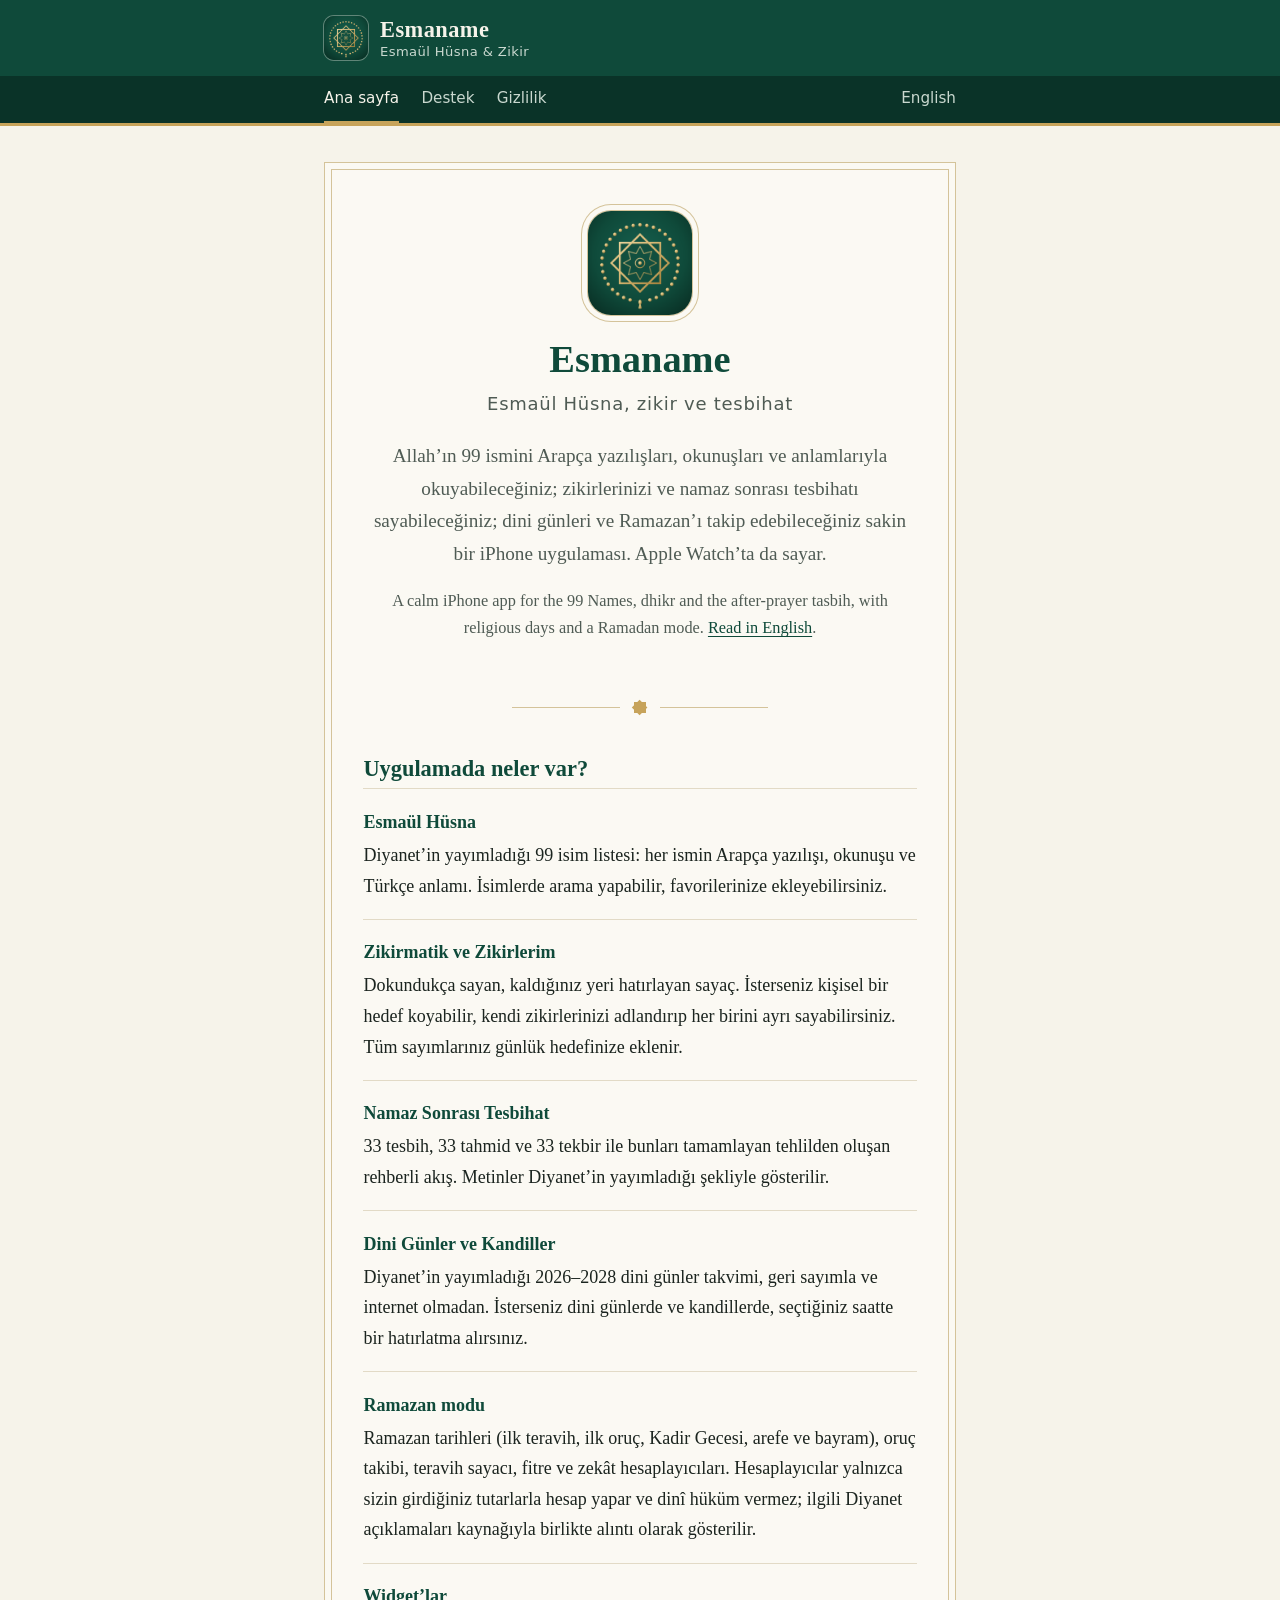
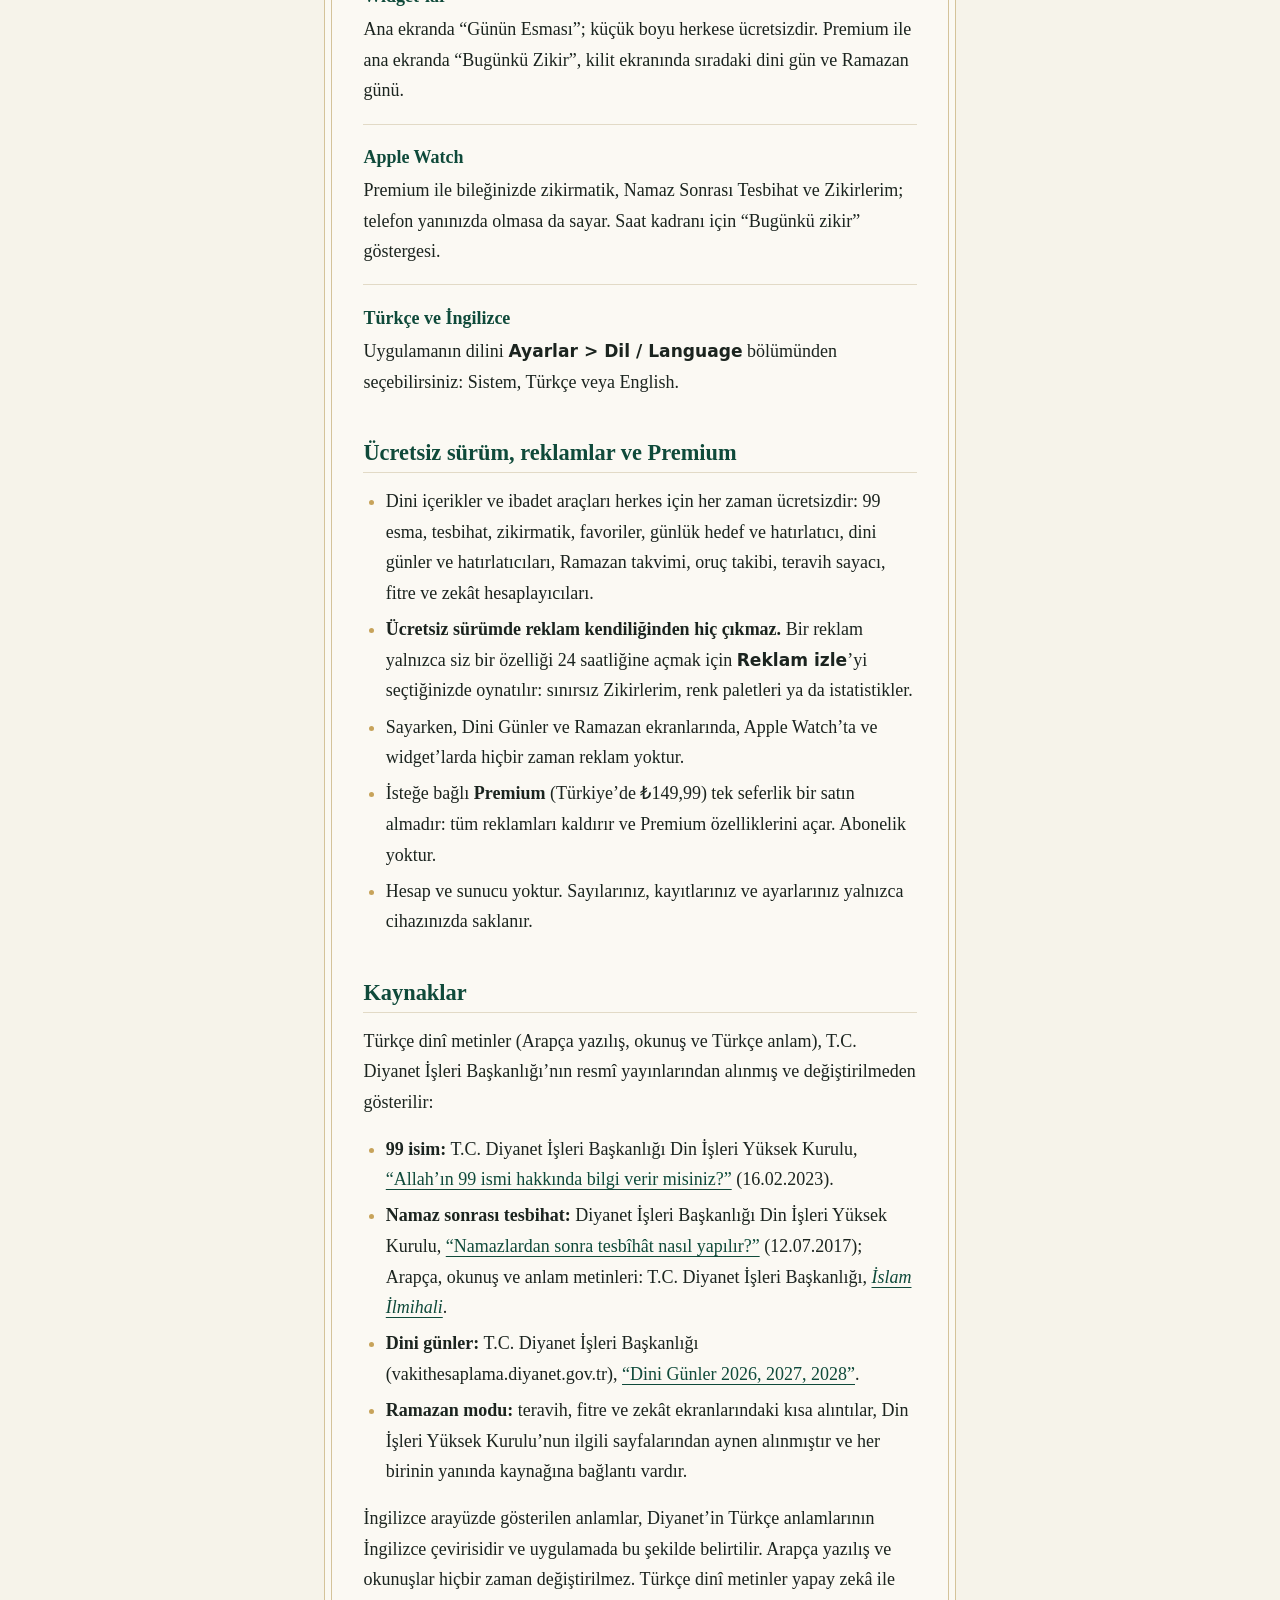
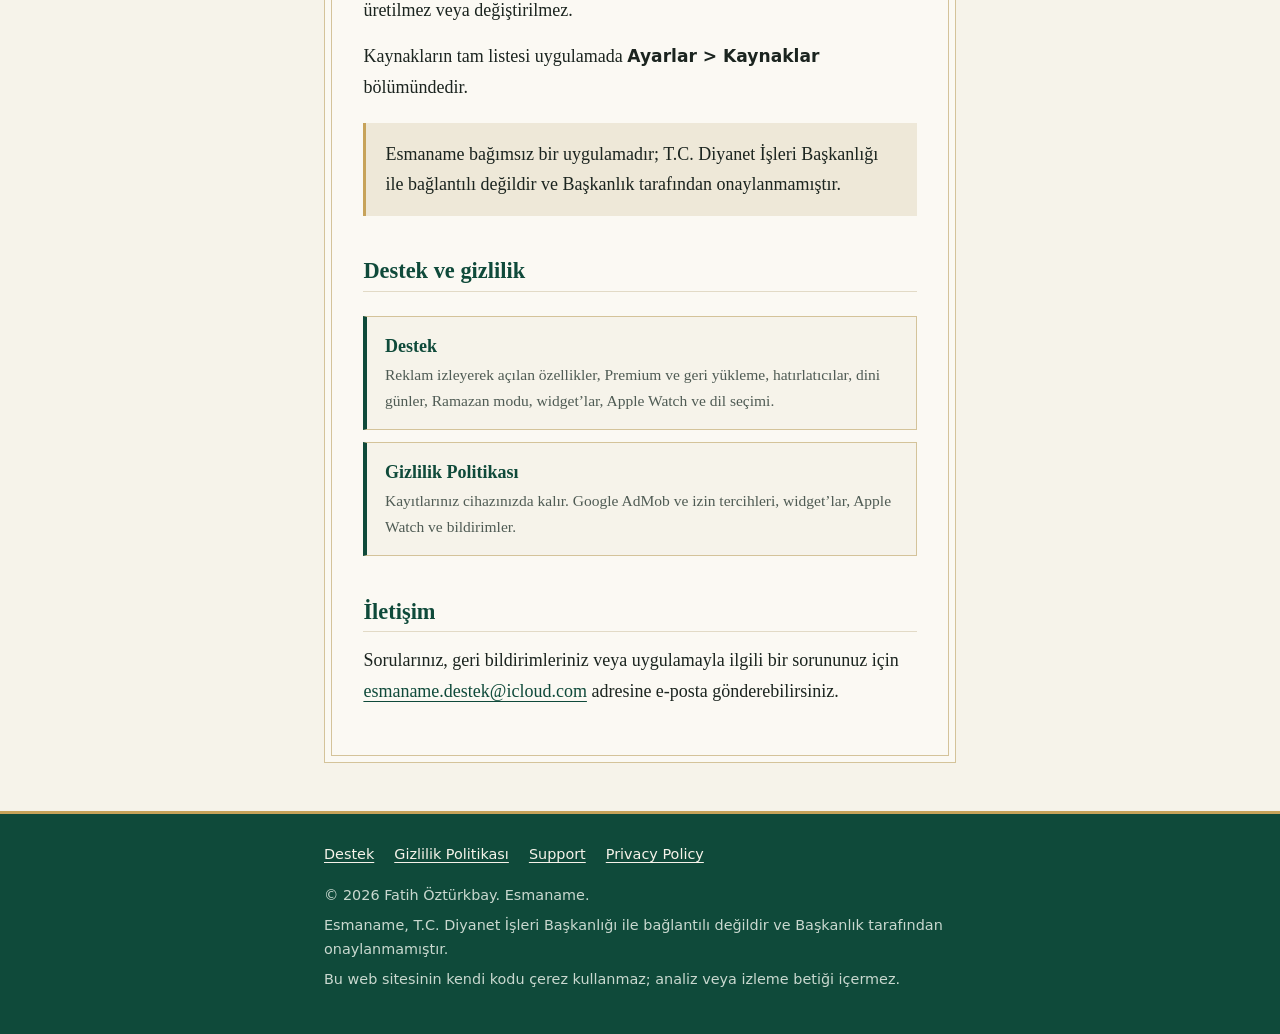
<file: index.html>
<!doctype html>
<html lang="tr">
<head>
  <meta charset="utf-8">
  <meta name="viewport" content="width=device-width, initial-scale=1">
  <title>Esmaname — Esmaül Hüsna &amp; Zikir</title>
  <meta name="description" content="Esmaname: Esmaül Hüsna &amp; Zikir, iPhone ve Apple Watch için. 99 esma, zikirmatik, namaz sonrası tesbihat, dini günler ve Ramazan modu. Ücretsiz sürümde reklam kendiliğinden çıkmaz. Destek ve Gizlilik Politikası.">
  <link rel="canonical" href="https://ozturkbay.github.io/esmaname-support/">
  <link rel="alternate" hreflang="tr" href="https://ozturkbay.github.io/esmaname-support/">
  <link rel="alternate" hreflang="en" href="https://ozturkbay.github.io/esmaname-support/en/">
  <link rel="alternate" hreflang="x-default" href="https://ozturkbay.github.io/esmaname-support/">
  <meta name="theme-color" content="#0F4A3A">
  <link rel="icon" type="image/png" sizes="64x64" href="assets/images/favicon.png">
  <link rel="apple-touch-icon" href="assets/images/apple-touch-icon.png">
  <link rel="stylesheet" href="assets/css/styles.css">
</head>
<body>
  <a class="skip" href="#icerik">İçeriğe geç</a>

  <header class="masthead">
    <div class="wrap masthead-inner">
      <a class="wordmark" href="./">
        <img src="assets/images/icon.png" alt="" width="44" height="44">
        <span class="wordmark-text">
          <span class="wordmark-name">Esmaname</span>
          <span class="wordmark-sub">Esmaül Hüsna &amp; Zikir</span>
        </span>
      </a>
    </div>
    <nav class="pagenav" aria-label="Site">
      <div class="wrap">
        <ul>
          <li><a href="./" aria-current="page">Ana sayfa</a></li>
          <li><a href="destek/">Destek</a></li>
          <li><a href="gizlilik/">Gizlilik</a></li>
          <li class="lang"><a href="en/" hreflang="en" lang="en">English</a></li>
        </ul>
      </div>
    </nav>
  </header>

  <main id="icerik">
    <div class="wrap">
      <article class="folio">
        <section class="opening" aria-labelledby="sayfa-basligi">
          <img src="assets/images/icon.png" alt="Esmaname uygulama simgesi" width="104" height="104">
          <h1 id="sayfa-basligi">Esmaname</h1>
          <p class="subtitle">Esmaül Hüsna, zikir ve tesbihat</p>
          <p class="lede">Allah’ın 99 ismini Arapça yazılışları, okunuşları ve anlamlarıyla okuyabileceğiniz; zikirlerinizi ve namaz sonrası tesbihatı sayabileceğiniz; dini günleri ve Ramazan’ı takip edebileceğiniz sakin bir iPhone uygulaması. Apple Watch’ta da sayar.</p>
          <p class="lede" lang="en">A calm iPhone app for the 99 Names, dhikr and the after-prayer tasbih, with religious days and a Ramadan mode. <a href="en/" hreflang="en">Read in English</a>.</p>
        </section>

        <div class="ornament" aria-hidden="true"><span class="star"></span></div>

        <section aria-labelledby="neler-var">
          <h2 id="neler-var">Uygulamada neler var?</h2>
          <dl class="features">
            <dt>Esmaül Hüsna</dt>
            <dd>Diyanet’in yayımladığı 99 isim listesi: her ismin Arapça yazılışı, okunuşu ve Türkçe anlamı. İsimlerde arama yapabilir, favorilerinize ekleyebilirsiniz.</dd>
            <dt>Zikirmatik ve Zikirlerim</dt>
            <dd>Dokundukça sayan, kaldığınız yeri hatırlayan sayaç. İsterseniz kişisel bir hedef koyabilir, kendi zikirlerinizi adlandırıp her birini ayrı sayabilirsiniz. Tüm sayımlarınız günlük hedefinize eklenir.</dd>
            <dt>Namaz Sonrası Tesbihat</dt>
            <dd>33 tesbih, 33 tahmid ve 33 tekbir ile bunları tamamlayan tehlilden oluşan rehberli akış. Metinler Diyanet’in yayımladığı şekliyle gösterilir.</dd>
            <dt>Dini Günler ve Kandiller</dt>
            <dd>Diyanet’in yayımladığı 2026–2028 dini günler takvimi, geri sayımla ve internet olmadan. İsterseniz dini günlerde ve kandillerde, seçtiğiniz saatte bir hatırlatma alırsınız.</dd>
            <dt>Ramazan modu</dt>
            <dd>Ramazan tarihleri (ilk teravih, ilk oruç, Kadir Gecesi, arefe ve bayram), oruç takibi, teravih sayacı, fitre ve zekât hesaplayıcıları. Hesaplayıcılar yalnızca sizin girdiğiniz tutarlarla hesap yapar ve dinî hüküm vermez; ilgili Diyanet açıklamaları kaynağıyla birlikte alıntı olarak gösterilir.</dd>
            <dt>Widget’lar</dt>
            <dd>Ana ekranda “Günün Esması”; küçük boyu herkese ücretsizdir. Premium ile ana ekranda “Bugünkü Zikir”, kilit ekranında sıradaki dini gün ve Ramazan günü.</dd>
            <dt>Apple Watch</dt>
            <dd>Premium ile bileğinizde zikirmatik, Namaz Sonrası Tesbihat ve Zikirlerim; telefon yanınızda olmasa da sayar. Saat kadranı için “Bugünkü zikir” göstergesi.</dd>
            <dt>Türkçe ve İngilizce</dt>
            <dd>Uygulamanın dilini <span class="path">Ayarlar &gt; Dil / Language</span> bölümünden seçebilirsiniz: Sistem, Türkçe veya English.</dd>
          </dl>
        </section>

        <section aria-labelledby="ucretsiz">
          <h2 id="ucretsiz">Ücretsiz sürüm, reklamlar ve Premium</h2>
          <ul>
            <li>Dini içerikler ve ibadet araçları herkes için her zaman ücretsizdir: 99 esma, tesbihat, zikirmatik, favoriler, günlük hedef ve hatırlatıcı, dini günler ve hatırlatıcıları, Ramazan takvimi, oruç takibi, teravih sayacı, fitre ve zekât hesaplayıcıları.</li>
            <li><strong>Ücretsiz sürümde reklam kendiliğinden hiç çıkmaz.</strong> Bir reklam yalnızca siz bir özelliği 24 saatliğine açmak için <span class="path">Reklam izle</span>’yi seçtiğinizde oynatılır: sınırsız Zikirlerim, renk paletleri ya da istatistikler.</li>
            <li>Sayarken, Dini Günler ve Ramazan ekranlarında, Apple Watch’ta ve widget’larda hiçbir zaman reklam yoktur.</li>
            <li>İsteğe bağlı <strong>Premium</strong> (Türkiye’de ₺149,99) tek seferlik bir satın almadır: tüm reklamları kaldırır ve Premium özelliklerini açar. Abonelik yoktur.</li>
            <li>Hesap ve sunucu yoktur. Sayılarınız, kayıtlarınız ve ayarlarınız yalnızca cihazınızda saklanır.</li>
          </ul>
        </section>

        <section aria-labelledby="kaynaklar">
          <h2 id="kaynaklar">Kaynaklar</h2>
          <p>Türkçe dinî metinler (Arapça yazılış, okunuş ve Türkçe anlam), T.C. Diyanet İşleri Başkanlığı’nın resmî yayınlarından alınmış ve değiştirilmeden gösterilir:</p>
          <ul>
            <li><strong>99 isim:</strong> T.C. Diyanet İşleri Başkanlığı Din İşleri Yüksek Kurulu, <a href="https://kurul.diyanet.gov.tr/tr/kurul/karar/allahin-99-ismi-hakkinda-bilgi-verir-misiniz/56aa0e7b-6fe0-45ce-0892-08dd1c135351">“Allah’ın 99 ismi hakkında bilgi verir misiniz?”</a> (16.02.2023).</li>
            <li><strong>Namaz sonrası tesbihat:</strong> Diyanet İşleri Başkanlığı Din İşleri Yüksek Kurulu, <a href="https://kurul.diyanet.gov.tr/tr/fetva/namazlardan-sonra-tesbihat-nasil-yapilir/0193c42d-56d7-7df9-8636-ceba3a7927e6">“Namazlardan sonra tesbîhât nasıl yapılır?”</a> (12.07.2017); Arapça, okunuş ve anlam metinleri: T.C. Diyanet İşleri Başkanlığı, <a href="https://diniyayinlar.diyanet.gov.tr/Documents/islam%20ilmihali%2017%20X%2024%20.pdf"><cite>İslam İlmihali</cite></a>.</li>
            <li><strong>Dini günler:</strong> T.C. Diyanet İşleri Başkanlığı (vakithesaplama.diyanet.gov.tr), <a href="https://vakithesaplama.diyanet.gov.tr/dini_gunler.php">“Dini Günler 2026, 2027, 2028”</a>.</li>
            <li><strong>Ramazan modu:</strong> teravih, fitre ve zekât ekranlarındaki kısa alıntılar, Din İşleri Yüksek Kurulu’nun ilgili sayfalarından aynen alınmıştır ve her birinin yanında kaynağına bağlantı vardır.</li>
          </ul>
          <p>İngilizce arayüzde gösterilen anlamlar, Diyanet’in Türkçe anlamlarının İngilizce çevirisidir ve uygulamada bu şekilde belirtilir. Arapça yazılış ve okunuşlar hiçbir zaman değiştirilmez. Türkçe dinî metinler yapay zekâ ile üretilmez veya değiştirilmez.</p>
          <p>Kaynakların tam listesi uygulamada <span class="path">Ayarlar &gt; Kaynaklar</span> bölümündedir.</p>
          <p class="callout">Esmaname bağımsız bir uygulamadır; T.C. Diyanet İşleri Başkanlığı ile bağlantılı değildir ve Başkanlık tarafından onaylanmamıştır.</p>
        </section>

        <section aria-labelledby="sayfalar">
          <h2 id="sayfalar">Destek ve gizlilik</h2>
          <ul class="doors">
            <li>
              <a href="destek/">
                <span class="door-title">Destek</span>
                <span class="door-desc">Reklam izleyerek açılan özellikler, Premium ve geri yükleme, hatırlatıcılar, dini günler, Ramazan modu, widget’lar, Apple Watch ve dil seçimi.</span>
              </a>
            </li>
            <li>
              <a href="gizlilik/">
                <span class="door-title">Gizlilik Politikası</span>
                <span class="door-desc">Kayıtlarınız cihazınızda kalır. Google AdMob ve izin tercihleri, widget’lar, Apple Watch ve bildirimler.</span>
              </a>
            </li>
          </ul>
        </section>

        <section aria-labelledby="iletisim">
          <h2 id="iletisim">İletişim</h2>
          <p>Sorularınız, geri bildirimleriniz veya uygulamayla ilgili bir sorununuz için <a href="mailto:esmaname.destek@icloud.com">esmaname.destek@icloud.com</a> adresine e-posta gönderebilirsiniz.</p>
        </section>
      </article>
    </div>
  </main>

  <footer class="colophon">
    <div class="wrap">
      <ul>
        <li><a href="destek/">Destek</a></li>
        <li><a href="gizlilik/">Gizlilik Politikası</a></li>
        <li lang="en"><a href="en/support/" hreflang="en">Support</a></li>
        <li lang="en"><a href="en/privacy/" hreflang="en">Privacy Policy</a></li>
      </ul>
      <p>&copy; 2026 Fatih Öztürkbay. Esmaname.</p>
      <p>Esmaname, T.C. Diyanet İşleri Başkanlığı ile bağlantılı değildir ve Başkanlık tarafından onaylanmamıştır.</p>
      <p>Bu web sitesinin kendi kodu çerez kullanmaz; analiz veya izleme betiği içermez.</p>
    </div>
  </footer>
</body>
</html>
</file>
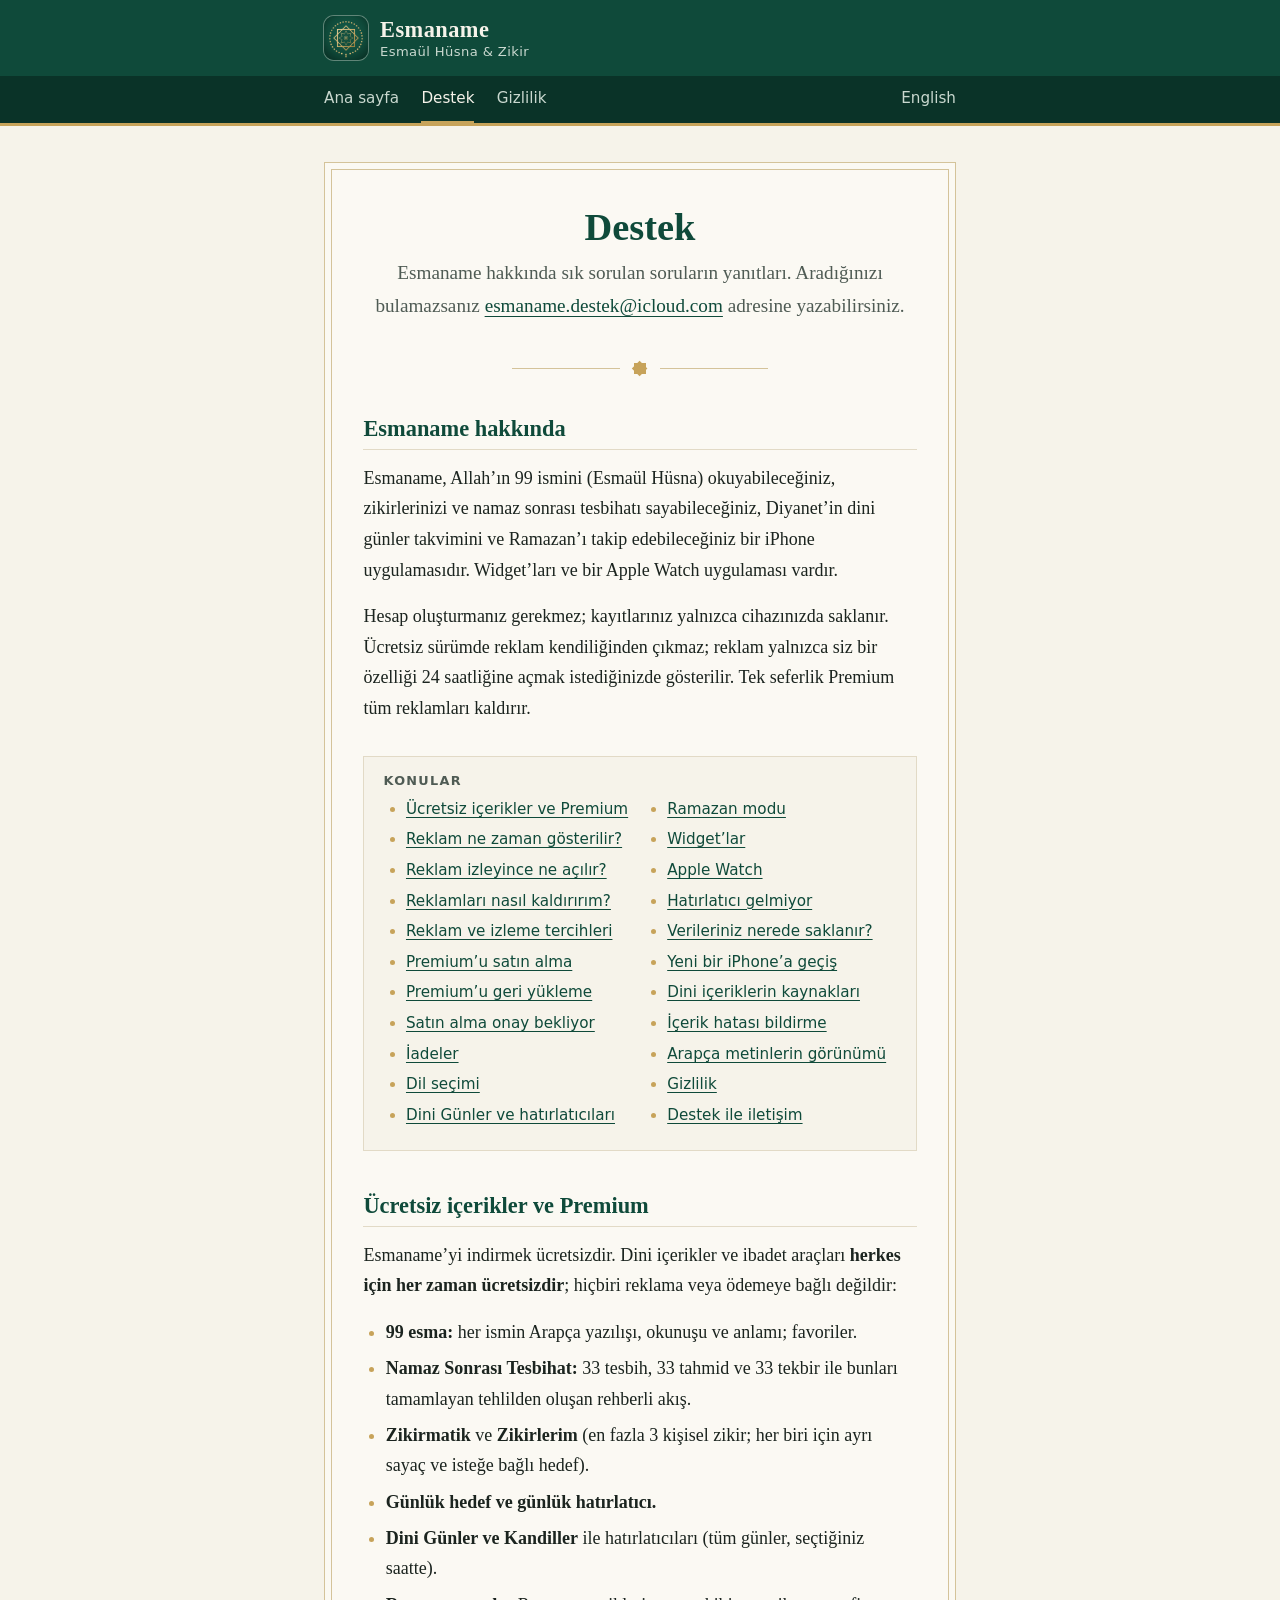
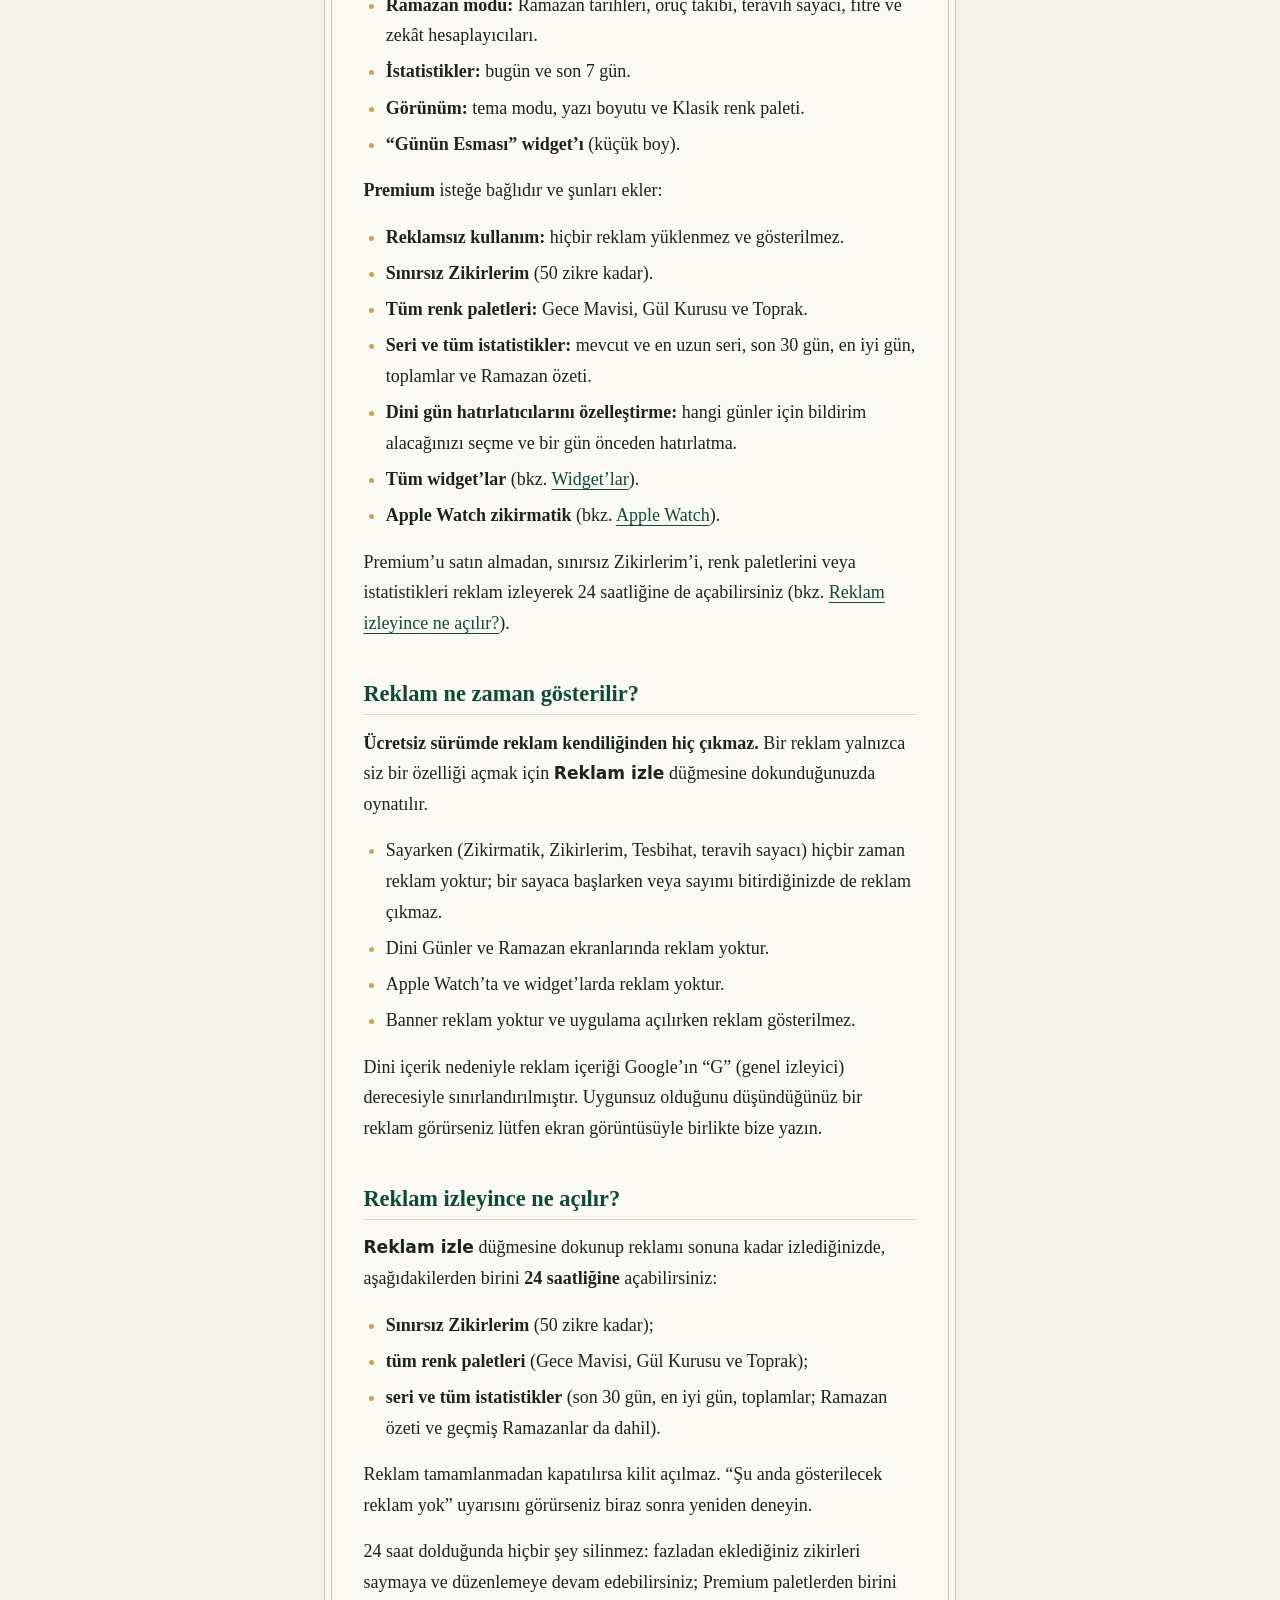
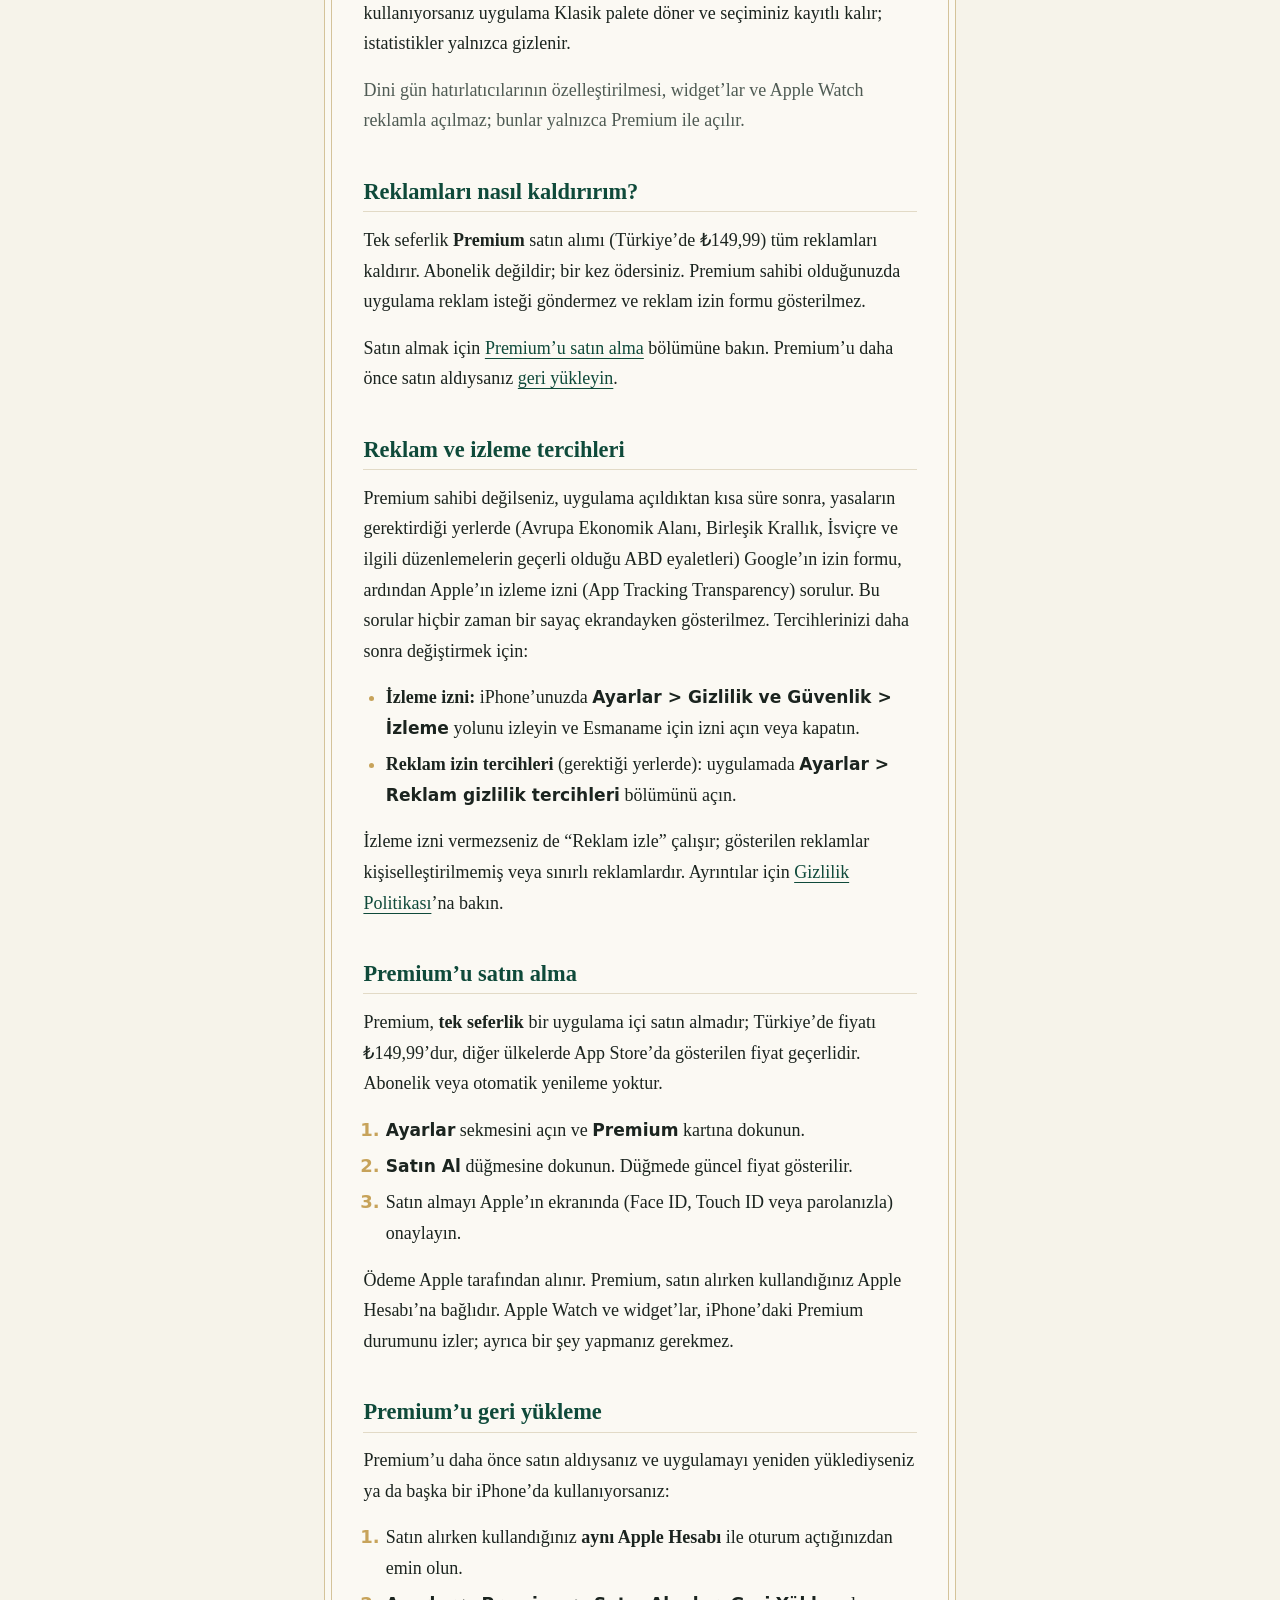
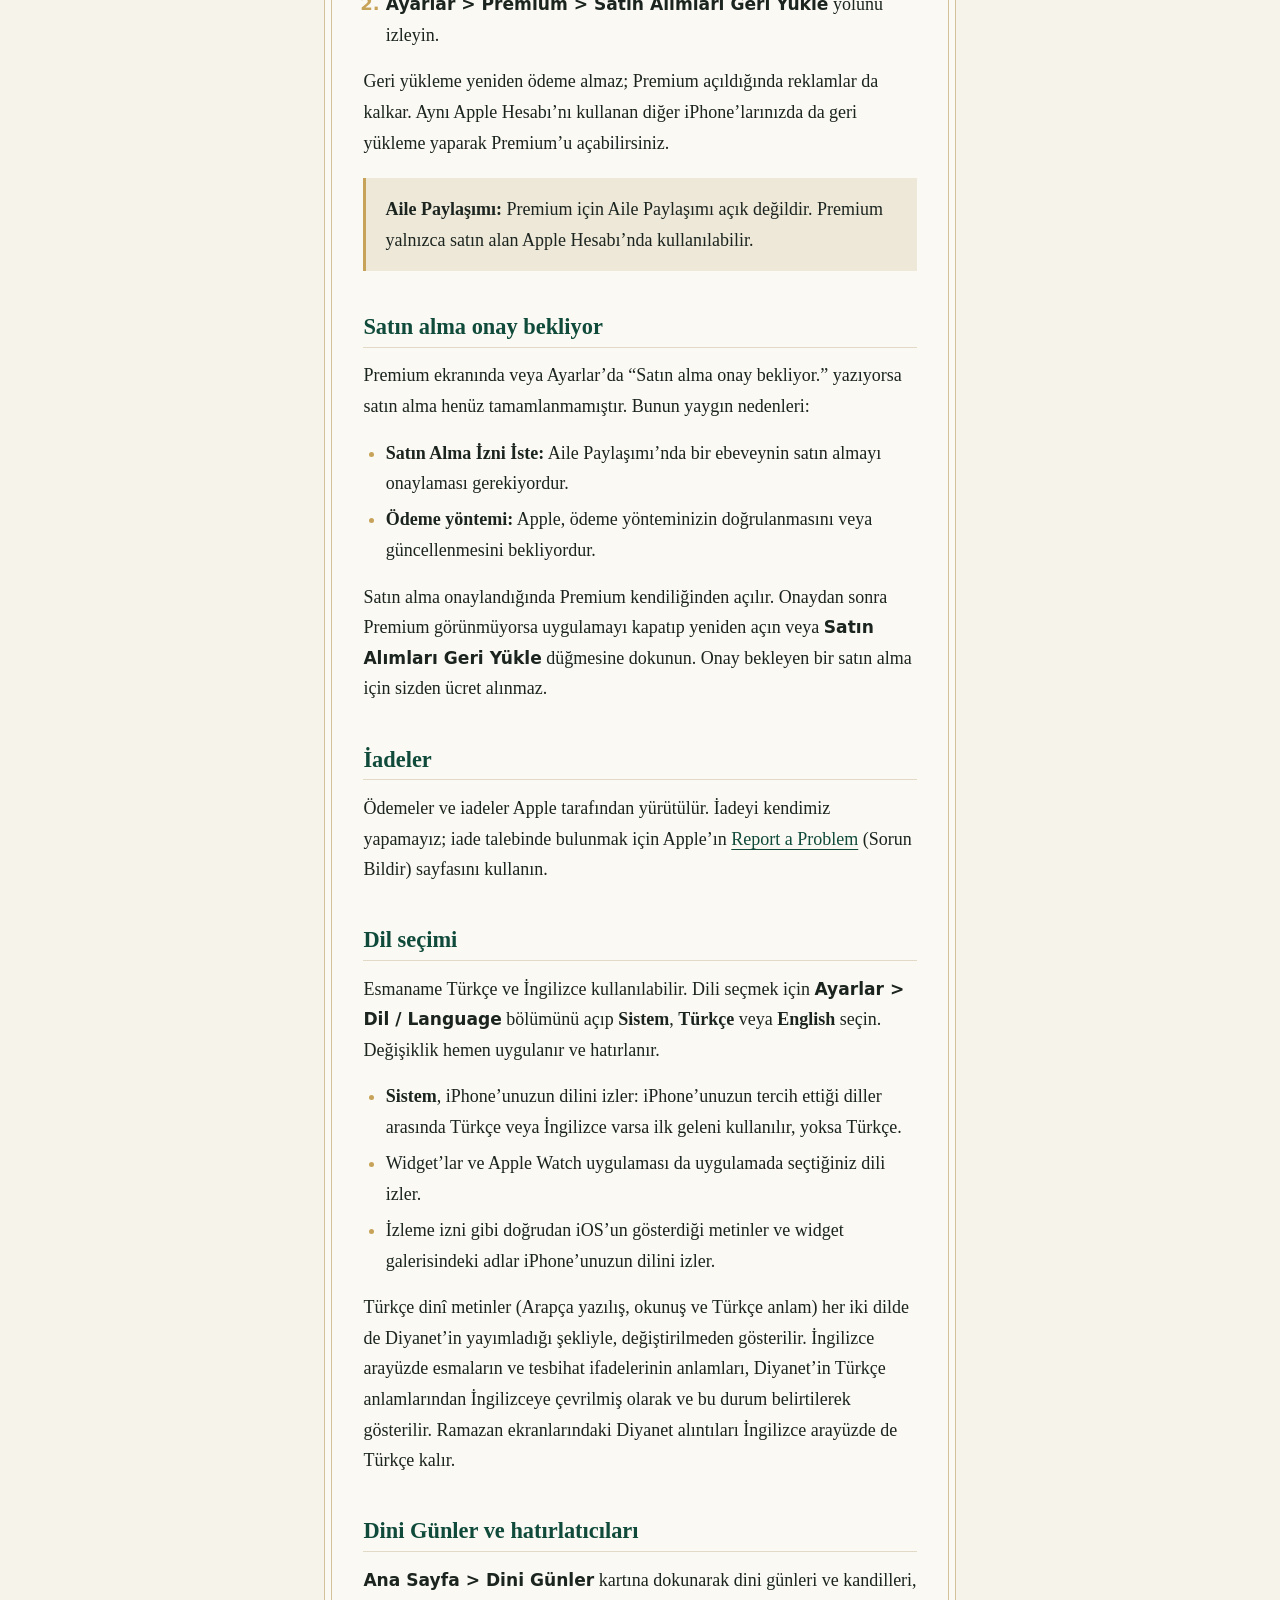
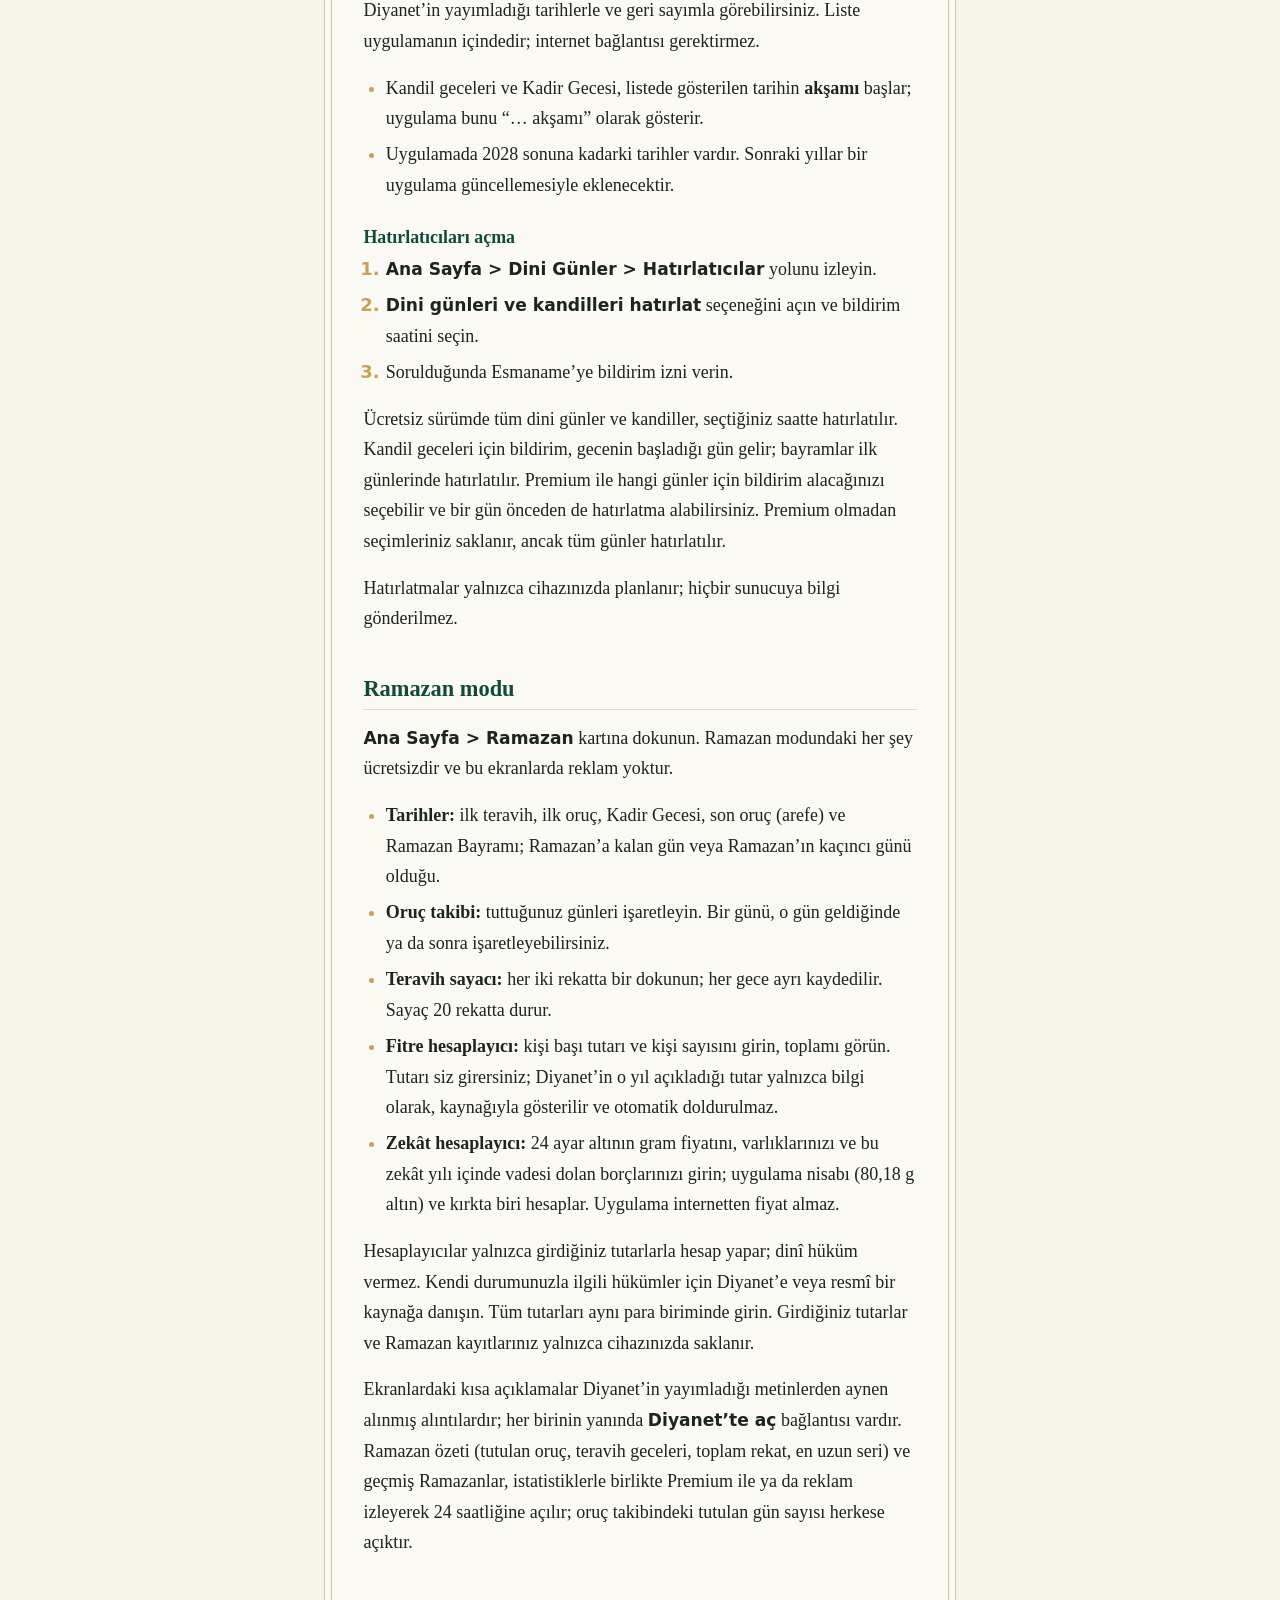
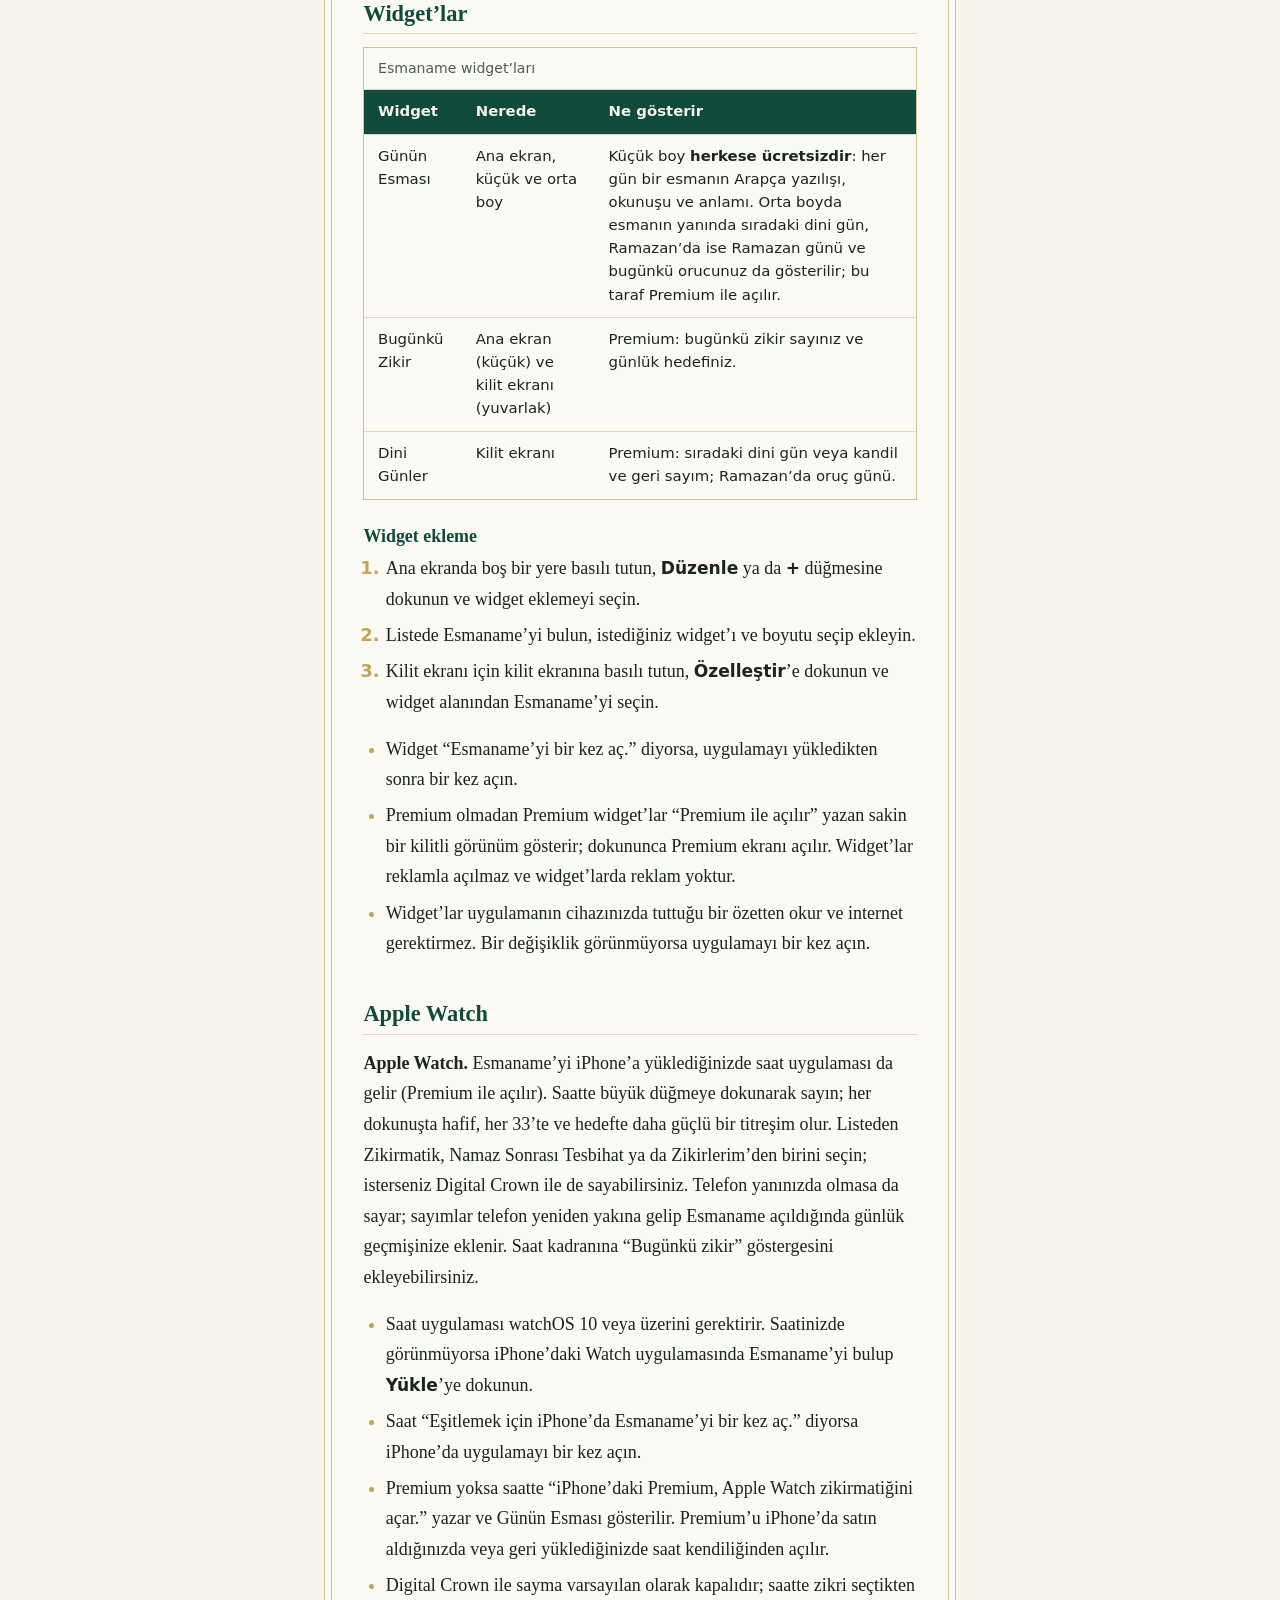
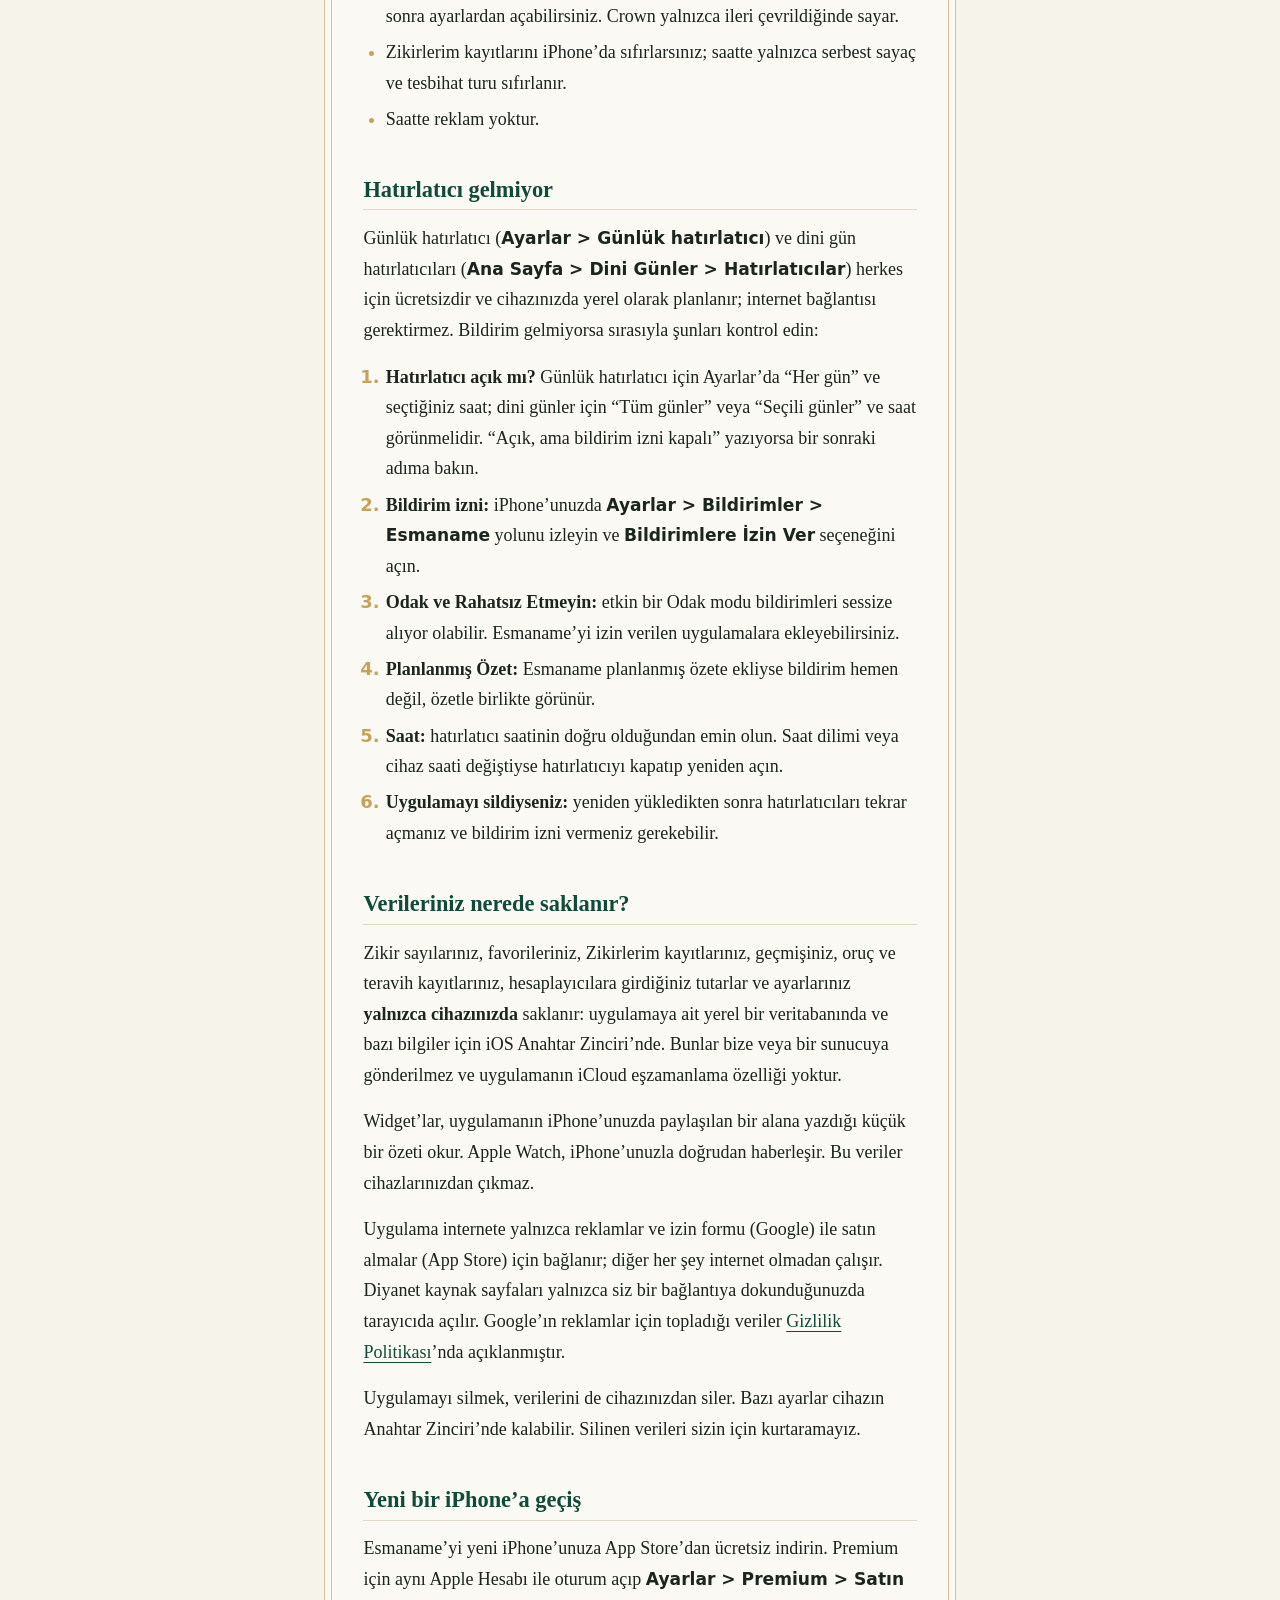
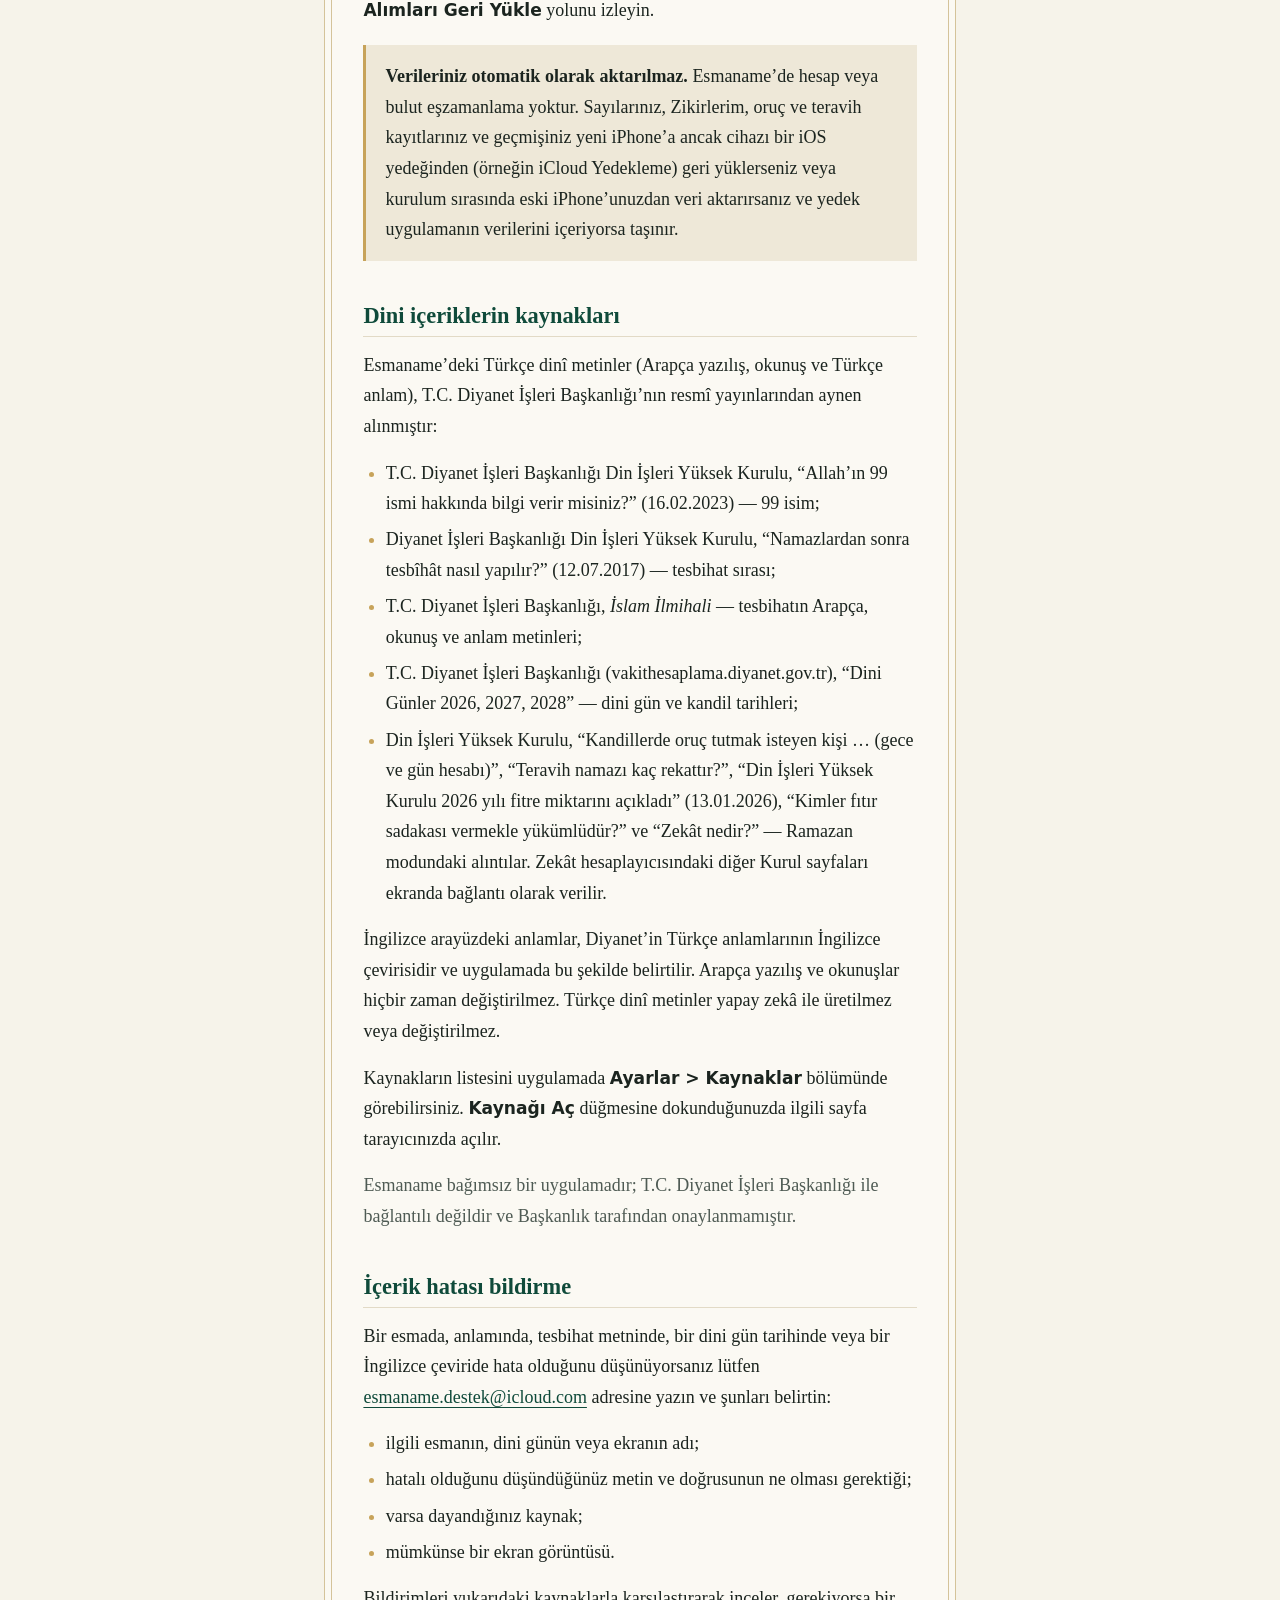
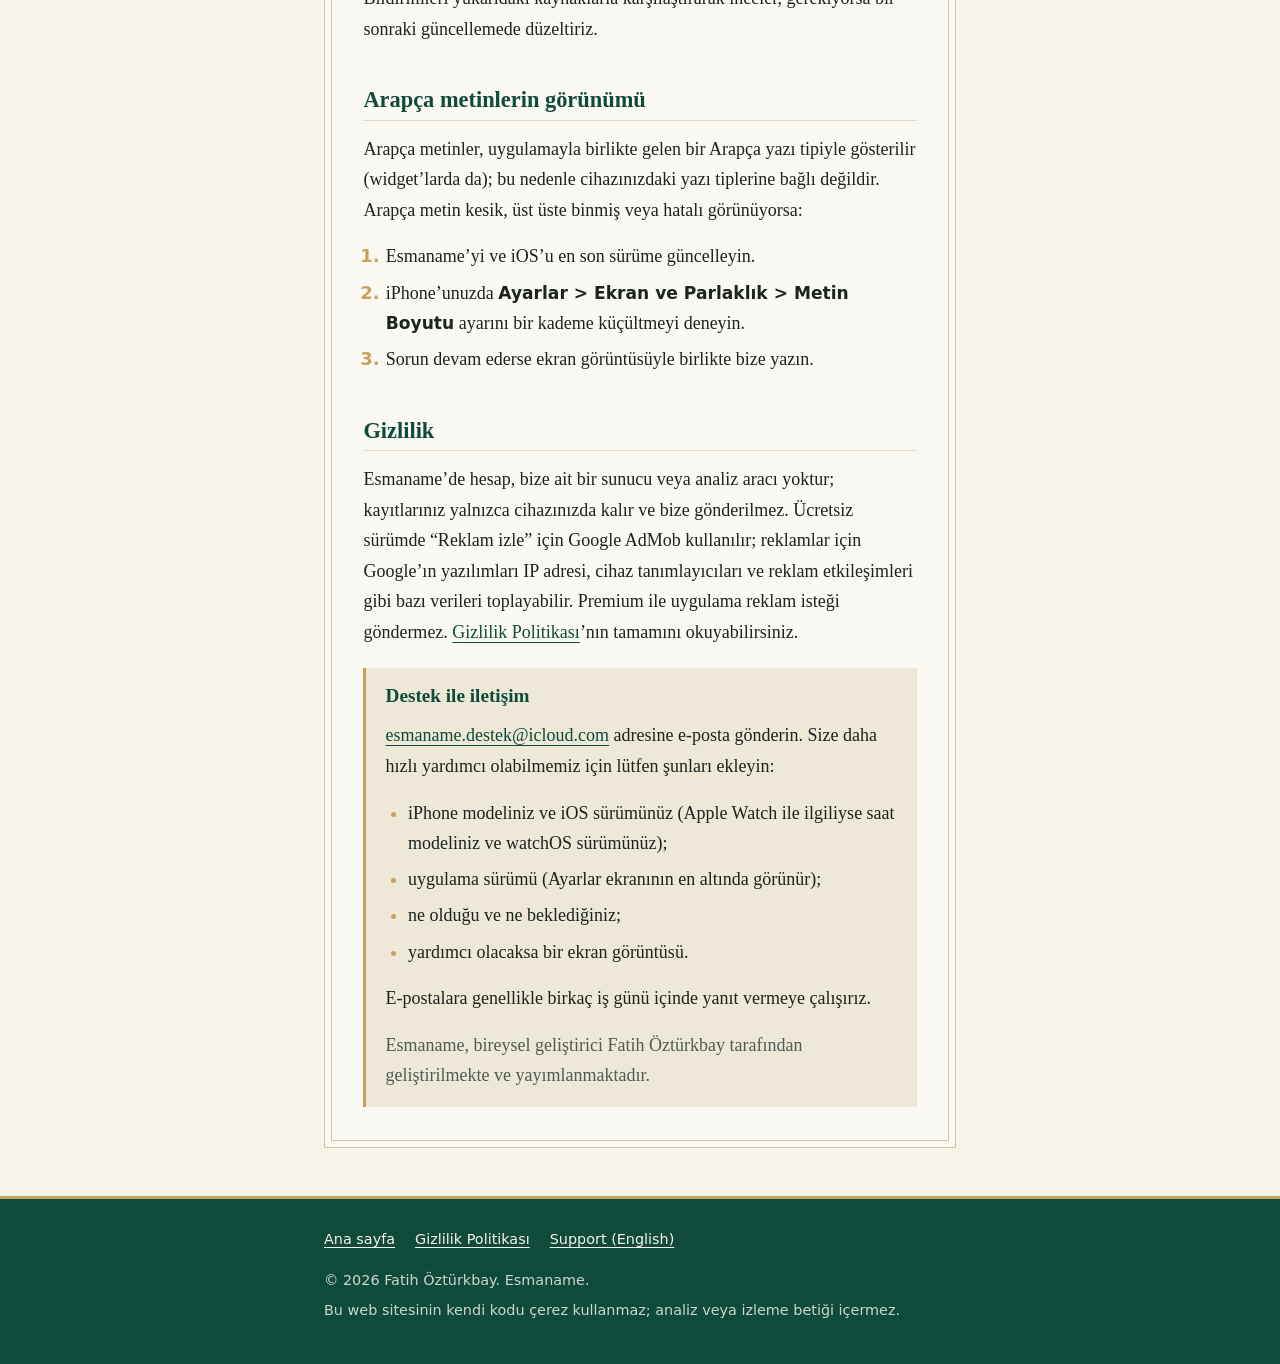
<file: destek/index.html>
<!doctype html>
<html lang="tr">
<head>
  <meta charset="utf-8">
  <meta name="viewport" content="width=device-width, initial-scale=1">
  <title>Destek — Esmaname</title>
  <meta name="description" content="Esmaname için yardım: ücretsiz içerikler, reklam izleyerek açılan özellikler, Premium ve geri yükleme, dil seçimi, hatırlatıcılar, Dini Günler, Ramazan modu, widget’lar, Apple Watch, verileriniz, kaynaklar ve iletişim.">
  <link rel="canonical" href="https://ozturkbay.github.io/esmaname-support/destek/">
  <link rel="alternate" hreflang="tr" href="https://ozturkbay.github.io/esmaname-support/destek/">
  <link rel="alternate" hreflang="en" href="https://ozturkbay.github.io/esmaname-support/en/support/">
  <link rel="alternate" hreflang="x-default" href="https://ozturkbay.github.io/esmaname-support/destek/">
  <meta name="theme-color" content="#0F4A3A">
  <link rel="icon" type="image/png" sizes="64x64" href="../assets/images/favicon.png">
  <link rel="apple-touch-icon" href="../assets/images/apple-touch-icon.png">
  <link rel="stylesheet" href="../assets/css/styles.css">
</head>
<body>
  <a class="skip" href="#icerik">İçeriğe geç</a>

  <header class="masthead">
    <div class="wrap masthead-inner">
      <a class="wordmark" href="../">
        <img src="../assets/images/icon.png" alt="" width="44" height="44">
        <span class="wordmark-text">
          <span class="wordmark-name">Esmaname</span>
          <span class="wordmark-sub">Esmaül Hüsna &amp; Zikir</span>
        </span>
      </a>
    </div>
    <nav class="pagenav" aria-label="Site">
      <div class="wrap">
        <ul>
          <li><a href="../">Ana sayfa</a></li>
          <li><a href="./" aria-current="page">Destek</a></li>
          <li><a href="../gizlilik/">Gizlilik</a></li>
          <li class="lang"><a href="../en/support/" hreflang="en" lang="en">English</a></li>
        </ul>
      </div>
    </nav>
  </header>

  <main id="icerik">
    <div class="wrap">
      <article class="folio">
        <h1>Destek</h1>
        <p class="lede">Esmaname hakkında sık sorulan soruların yanıtları. Aradığınızı bulamazsanız <a href="mailto:esmaname.destek@icloud.com">esmaname.destek@icloud.com</a> adresine yazabilirsiniz.</p>

        <div class="ornament" aria-hidden="true"><span class="star"></span></div>

        <section aria-labelledby="about">
          <h2 id="about">Esmaname hakkında</h2>
          <p>Esmaname, Allah’ın 99 ismini (Esmaül Hüsna) okuyabileceğiniz, zikirlerinizi ve namaz sonrası tesbihatı sayabileceğiniz, Diyanet’in dini günler takvimini ve Ramazan’ı takip edebileceğiniz bir iPhone uygulamasıdır. Widget’ları ve bir Apple Watch uygulaması vardır.</p>
          <p>Hesap oluşturmanız gerekmez; kayıtlarınız yalnızca cihazınızda saklanır. Ücretsiz sürümde reklam kendiliğinden çıkmaz; reklam yalnızca siz bir özelliği 24 saatliğine açmak istediğinizde gösterilir. Tek seferlik Premium tüm reklamları kaldırır.</p>
        </section>

        <nav class="contents" aria-labelledby="konular">
          <h2 id="konular">Konular</h2>
          <ul>
            <li><a href="#free-premium">Ücretsiz içerikler ve Premium</a></li>
            <li><a href="#when-ads">Reklam ne zaman gösterilir?</a></li>
            <li><a href="#rewarded">Reklam izleyince ne açılır?</a></li>
            <li><a href="#remove-ads">Reklamları nasıl kaldırırım?</a></li>
            <li><a href="#ad-preferences">Reklam ve izleme tercihleri</a></li>
            <li><a href="#buy">Premium’u satın alma</a></li>
            <li><a href="#restore">Premium’u geri yükleme</a></li>
            <li><a href="#pending">Satın alma onay bekliyor</a></li>
            <li><a href="#refunds">İadeler</a></li>
            <li><a href="#language">Dil seçimi</a></li>
            <li><a href="#religious-days">Dini Günler ve hatırlatıcıları</a></li>
            <li><a href="#ramazan">Ramazan modu</a></li>
            <li><a href="#widgets">Widget’lar</a></li>
            <li><a href="#watch">Apple Watch</a></li>
            <li><a href="#reminders">Hatırlatıcı gelmiyor</a></li>
            <li><a href="#data">Verileriniz nerede saklanır?</a></li>
            <li><a href="#new-device">Yeni bir iPhone’a geçiş</a></li>
            <li><a href="#sources">Dini içeriklerin kaynakları</a></li>
            <li><a href="#report">İçerik hatası bildirme</a></li>
            <li><a href="#arabic">Arapça metinlerin görünümü</a></li>
            <li><a href="#privacy">Gizlilik</a></li>
            <li><a href="#contact">Destek ile iletişim</a></li>
          </ul>
        </nav>

        <section aria-labelledby="free-premium">
          <h2 id="free-premium">Ücretsiz içerikler ve Premium</h2>
          <p>Esmaname’yi indirmek ücretsizdir. Dini içerikler ve ibadet araçları <strong>herkes için her zaman ücretsizdir</strong>; hiçbiri reklama veya ödemeye bağlı değildir:</p>
          <ul>
            <li><strong>99 esma:</strong> her ismin Arapça yazılışı, okunuşu ve anlamı; favoriler.</li>
            <li><strong>Namaz Sonrası Tesbihat:</strong> 33 tesbih, 33 tahmid ve 33 tekbir ile bunları tamamlayan tehlilden oluşan rehberli akış.</li>
            <li><strong>Zikirmatik</strong> ve <strong>Zikirlerim</strong> (en fazla 3 kişisel zikir; her biri için ayrı sayaç ve isteğe bağlı hedef).</li>
            <li><strong>Günlük hedef ve günlük hatırlatıcı.</strong></li>
            <li><strong>Dini Günler ve Kandiller</strong> ile hatırlatıcıları (tüm günler, seçtiğiniz saatte).</li>
            <li><strong>Ramazan modu:</strong> Ramazan tarihleri, oruç takibi, teravih sayacı, fitre ve zekât hesaplayıcıları.</li>
            <li><strong>İstatistikler:</strong> bugün ve son 7 gün.</li>
            <li><strong>Görünüm:</strong> tema modu, yazı boyutu ve Klasik renk paleti.</li>
            <li><strong>“Günün Esması” widget’ı</strong> (küçük boy).</li>
          </ul>
          <p><strong>Premium</strong> isteğe bağlıdır ve şunları ekler:</p>
          <ul>
            <li><strong>Reklamsız kullanım:</strong> hiçbir reklam yüklenmez ve gösterilmez.</li>
            <li><strong>Sınırsız Zikirlerim</strong> (50 zikre kadar).</li>
            <li><strong>Tüm renk paletleri:</strong> Gece Mavisi, Gül Kurusu ve Toprak.</li>
            <li><strong>Seri ve tüm istatistikler:</strong> mevcut ve en uzun seri, son 30 gün, en iyi gün, toplamlar ve Ramazan özeti.</li>
            <li><strong>Dini gün hatırlatıcılarını özelleştirme:</strong> hangi günler için bildirim alacağınızı seçme ve bir gün önceden hatırlatma.</li>
            <li><strong>Tüm widget’lar</strong> (bkz. <a href="#widgets">Widget’lar</a>).</li>
            <li><strong>Apple Watch zikirmatik</strong> (bkz. <a href="#watch">Apple Watch</a>).</li>
          </ul>
          <p>Premium’u satın almadan, sınırsız Zikirlerim’i, renk paletlerini veya istatistikleri reklam izleyerek 24 saatliğine de açabilirsiniz (bkz. <a href="#rewarded">Reklam izleyince ne açılır?</a>).</p>
        </section>

        <section aria-labelledby="when-ads">
          <h2 id="when-ads">Reklam ne zaman gösterilir?</h2>
          <p><strong>Ücretsiz sürümde reklam kendiliğinden hiç çıkmaz.</strong> Bir reklam yalnızca siz bir özelliği açmak için <span class="path">Reklam izle</span> düğmesine dokunduğunuzda oynatılır.</p>
          <ul>
            <li>Sayarken (Zikirmatik, Zikirlerim, Tesbihat, teravih sayacı) hiçbir zaman reklam yoktur; bir sayaca başlarken veya sayımı bitirdiğinizde de reklam çıkmaz.</li>
            <li>Dini Günler ve Ramazan ekranlarında reklam yoktur.</li>
            <li>Apple Watch’ta ve widget’larda reklam yoktur.</li>
            <li>Banner reklam yoktur ve uygulama açılırken reklam gösterilmez.</li>
          </ul>
          <p>Dini içerik nedeniyle reklam içeriği Google’ın “G” (genel izleyici) derecesiyle sınırlandırılmıştır. Uygunsuz olduğunu düşündüğünüz bir reklam görürseniz lütfen ekran görüntüsüyle birlikte bize yazın.</p>
        </section>

        <section aria-labelledby="rewarded">
          <h2 id="rewarded">Reklam izleyince ne açılır?</h2>
          <p><span class="path">Reklam izle</span> düğmesine dokunup reklamı sonuna kadar izlediğinizde, aşağıdakilerden birini <strong>24 saatliğine</strong> açabilirsiniz:</p>
          <ul>
            <li><strong>Sınırsız Zikirlerim</strong> (50 zikre kadar);</li>
            <li><strong>tüm renk paletleri</strong> (Gece Mavisi, Gül Kurusu ve Toprak);</li>
            <li><strong>seri ve tüm istatistikler</strong> (son 30 gün, en iyi gün, toplamlar; Ramazan özeti ve geçmiş Ramazanlar da dahil).</li>
          </ul>
          <p>Reklam tamamlanmadan kapatılırsa kilit açılmaz. “Şu anda gösterilecek reklam yok” uyarısını görürseniz biraz sonra yeniden deneyin.</p>
          <p>24 saat dolduğunda hiçbir şey silinmez: fazladan eklediğiniz zikirleri saymaya ve düzenlemeye devam edebilirsiniz; Premium paletlerden birini kullanıyorsanız uygulama Klasik palete döner ve seçiminiz kayıtlı kalır; istatistikler yalnızca gizlenir.</p>
          <p class="soft">Dini gün hatırlatıcılarının özelleştirilmesi, widget’lar ve Apple Watch reklamla açılmaz; bunlar yalnızca Premium ile açılır.</p>
        </section>

        <section aria-labelledby="remove-ads">
          <h2 id="remove-ads">Reklamları nasıl kaldırırım?</h2>
          <p>Tek seferlik <strong>Premium</strong> satın alımı (Türkiye’de ₺149,99) tüm reklamları kaldırır. Abonelik değildir; bir kez ödersiniz. Premium sahibi olduğunuzda uygulama reklam isteği göndermez ve reklam izin formu gösterilmez.</p>
          <p>Satın almak için <a href="#buy">Premium’u satın alma</a> bölümüne bakın. Premium’u daha önce satın aldıysanız <a href="#restore">geri yükleyin</a>.</p>
        </section>

        <section aria-labelledby="ad-preferences">
          <h2 id="ad-preferences">Reklam ve izleme tercihleri</h2>
          <p>Premium sahibi değilseniz, uygulama açıldıktan kısa süre sonra, yasaların gerektirdiği yerlerde (Avrupa Ekonomik Alanı, Birleşik Krallık, İsviçre ve ilgili düzenlemelerin geçerli olduğu ABD eyaletleri) Google’ın izin formu, ardından Apple’ın izleme izni (App Tracking Transparency) sorulur. Bu sorular hiçbir zaman bir sayaç ekrandayken gösterilmez. Tercihlerinizi daha sonra değiştirmek için:</p>
          <ul>
            <li><strong>İzleme izni:</strong> iPhone’unuzda <span class="path">Ayarlar &gt; Gizlilik ve Güvenlik &gt; İzleme</span> yolunu izleyin ve Esmaname için izni açın veya kapatın.</li>
            <li><strong>Reklam izin tercihleri</strong> (gerektiği yerlerde): uygulamada <span class="path">Ayarlar &gt; Reklam gizlilik tercihleri</span> bölümünü açın.</li>
          </ul>
          <p>İzleme izni vermezseniz de “Reklam izle” çalışır; gösterilen reklamlar kişiselleştirilmemiş veya sınırlı reklamlardır. Ayrıntılar için <a href="../gizlilik/#consent">Gizlilik Politikası</a>’na bakın.</p>
        </section>

        <section aria-labelledby="buy">
          <h2 id="buy">Premium’u satın alma</h2>
          <p>Premium, <strong>tek seferlik</strong> bir uygulama içi satın almadır; Türkiye’de fiyatı ₺149,99’dur, diğer ülkelerde App Store’da gösterilen fiyat geçerlidir. Abonelik veya otomatik yenileme yoktur.</p>
          <ol>
            <li><span class="path">Ayarlar</span> sekmesini açın ve <span class="path">Premium</span> kartına dokunun.</li>
            <li><span class="path">Satın Al</span> düğmesine dokunun. Düğmede güncel fiyat gösterilir.</li>
            <li>Satın almayı Apple’ın ekranında (Face ID, Touch ID veya parolanızla) onaylayın.</li>
          </ol>
          <p>Ödeme Apple tarafından alınır. Premium, satın alırken kullandığınız Apple Hesabı’na bağlıdır. Apple Watch ve widget’lar, iPhone’daki Premium durumunu izler; ayrıca bir şey yapmanız gerekmez.</p>
        </section>

        <section aria-labelledby="restore">
          <h2 id="restore">Premium’u geri yükleme</h2>
          <p>Premium’u daha önce satın aldıysanız ve uygulamayı yeniden yüklediyseniz ya da başka bir iPhone’da kullanıyorsanız:</p>
          <ol>
            <li>Satın alırken kullandığınız <strong>aynı Apple Hesabı</strong> ile oturum açtığınızdan emin olun.</li>
            <li><span class="path">Ayarlar &gt; Premium &gt; Satın Alımları Geri Yükle</span> yolunu izleyin.</li>
          </ol>
          <p>Geri yükleme yeniden ödeme almaz; Premium açıldığında reklamlar da kalkar. Aynı Apple Hesabı’nı kullanan diğer iPhone’larınızda da geri yükleme yaparak Premium’u açabilirsiniz.</p>
          <div class="callout">
            <p><strong>Aile Paylaşımı:</strong> Premium için Aile Paylaşımı açık değildir. Premium yalnızca satın alan Apple Hesabı’nda kullanılabilir.</p>
          </div>
        </section>

        <section aria-labelledby="pending">
          <h2 id="pending">Satın alma onay bekliyor</h2>
          <p>Premium ekranında veya Ayarlar’da “Satın alma onay bekliyor.” yazıyorsa satın alma henüz tamamlanmamıştır. Bunun yaygın nedenleri:</p>
          <ul>
            <li><strong>Satın Alma İzni İste:</strong> Aile Paylaşımı’nda bir ebeveynin satın almayı onaylaması gerekiyordur.</li>
            <li><strong>Ödeme yöntemi:</strong> Apple, ödeme yönteminizin doğrulanmasını veya güncellenmesini bekliyordur.</li>
          </ul>
          <p>Satın alma onaylandığında Premium kendiliğinden açılır. Onaydan sonra Premium görünmüyorsa uygulamayı kapatıp yeniden açın veya <span class="path">Satın Alımları Geri Yükle</span> düğmesine dokunun. Onay bekleyen bir satın alma için sizden ücret alınmaz.</p>
        </section>

        <section aria-labelledby="refunds">
          <h2 id="refunds">İadeler</h2>
          <p>Ödemeler ve iadeler Apple tarafından yürütülür. İadeyi kendimiz yapamayız; iade talebinde bulunmak için Apple’ın <a href="https://reportaproblem.apple.com/">Report a Problem</a> (Sorun Bildir) sayfasını kullanın.</p>
        </section>

        <section aria-labelledby="language">
          <h2 id="language">Dil seçimi</h2>
          <p>Esmaname Türkçe ve İngilizce kullanılabilir. Dili seçmek için <span class="path">Ayarlar &gt; Dil / Language</span> bölümünü açıp <strong>Sistem</strong>, <strong>Türkçe</strong> veya <strong>English</strong> seçin. Değişiklik hemen uygulanır ve hatırlanır.</p>
          <ul>
            <li><strong>Sistem</strong>, iPhone’unuzun dilini izler: iPhone’unuzun tercih ettiği diller arasında Türkçe veya İngilizce varsa ilk geleni kullanılır, yoksa Türkçe.</li>
            <li>Widget’lar ve Apple Watch uygulaması da uygulamada seçtiğiniz dili izler.</li>
            <li>İzleme izni gibi doğrudan iOS’un gösterdiği metinler ve widget galerisindeki adlar iPhone’unuzun dilini izler.</li>
          </ul>
          <p>Türkçe dinî metinler (Arapça yazılış, okunuş ve Türkçe anlam) her iki dilde de Diyanet’in yayımladığı şekliyle, değiştirilmeden gösterilir. İngilizce arayüzde esmaların ve tesbihat ifadelerinin anlamları, Diyanet’in Türkçe anlamlarından İngilizceye çevrilmiş olarak ve bu durum belirtilerek gösterilir. Ramazan ekranlarındaki Diyanet alıntıları İngilizce arayüzde de Türkçe kalır.</p>
        </section>

        <section aria-labelledby="religious-days">
          <h2 id="religious-days">Dini Günler ve hatırlatıcıları</h2>
          <p><span class="path">Ana Sayfa &gt; Dini Günler</span> kartına dokunarak dini günleri ve kandilleri, Diyanet’in yayımladığı tarihlerle ve geri sayımla görebilirsiniz. Liste uygulamanın içindedir; internet bağlantısı gerektirmez.</p>
          <ul>
            <li>Kandil geceleri ve Kadir Gecesi, listede gösterilen tarihin <strong>akşamı</strong> başlar; uygulama bunu “… akşamı” olarak gösterir.</li>
            <li>Uygulamada 2028 sonuna kadarki tarihler vardır. Sonraki yıllar bir uygulama güncellemesiyle eklenecektir.</li>
          </ul>
          <h3>Hatırlatıcıları açma</h3>
          <ol>
            <li><span class="path">Ana Sayfa &gt; Dini Günler &gt; Hatırlatıcılar</span> yolunu izleyin.</li>
            <li><span class="path">Dini günleri ve kandilleri hatırlat</span> seçeneğini açın ve bildirim saatini seçin.</li>
            <li>Sorulduğunda Esmaname’ye bildirim izni verin.</li>
          </ol>
          <p>Ücretsiz sürümde tüm dini günler ve kandiller, seçtiğiniz saatte hatırlatılır. Kandil geceleri için bildirim, gecenin başladığı gün gelir; bayramlar ilk günlerinde hatırlatılır. Premium ile hangi günler için bildirim alacağınızı seçebilir ve bir gün önceden de hatırlatma alabilirsiniz. Premium olmadan seçimleriniz saklanır, ancak tüm günler hatırlatılır.</p>
          <p>Hatırlatmalar yalnızca cihazınızda planlanır; hiçbir sunucuya bilgi gönderilmez.</p>
        </section>

        <section aria-labelledby="ramazan">
          <h2 id="ramazan">Ramazan modu</h2>
          <p><span class="path">Ana Sayfa &gt; Ramazan</span> kartına dokunun. Ramazan modundaki her şey ücretsizdir ve bu ekranlarda reklam yoktur.</p>
          <ul>
            <li><strong>Tarihler:</strong> ilk teravih, ilk oruç, Kadir Gecesi, son oruç (arefe) ve Ramazan Bayramı; Ramazan’a kalan gün veya Ramazan’ın kaçıncı günü olduğu.</li>
            <li><strong>Oruç takibi:</strong> tuttuğunuz günleri işaretleyin. Bir günü, o gün geldiğinde ya da sonra işaretleyebilirsiniz.</li>
            <li><strong>Teravih sayacı:</strong> her iki rekatta bir dokunun; her gece ayrı kaydedilir. Sayaç 20 rekatta durur.</li>
            <li><strong>Fitre hesaplayıcı:</strong> kişi başı tutarı ve kişi sayısını girin, toplamı görün. Tutarı siz girersiniz; Diyanet’in o yıl açıkladığı tutar yalnızca bilgi olarak, kaynağıyla gösterilir ve otomatik doldurulmaz.</li>
            <li><strong>Zekât hesaplayıcı:</strong> 24 ayar altının gram fiyatını, varlıklarınızı ve bu zekât yılı içinde vadesi dolan borçlarınızı girin; uygulama nisabı (80,18 g altın) ve kırkta biri hesaplar. Uygulama internetten fiyat almaz.</li>
          </ul>
          <p>Hesaplayıcılar yalnızca girdiğiniz tutarlarla hesap yapar; dinî hüküm vermez. Kendi durumunuzla ilgili hükümler için Diyanet’e veya resmî bir kaynağa danışın. Tüm tutarları aynı para biriminde girin. Girdiğiniz tutarlar ve Ramazan kayıtlarınız yalnızca cihazınızda saklanır.</p>
          <p>Ekranlardaki kısa açıklamalar Diyanet’in yayımladığı metinlerden aynen alınmış alıntılardır; her birinin yanında <span class="path">Diyanet’te aç</span> bağlantısı vardır. Ramazan özeti (tutulan oruç, teravih geceleri, toplam rekat, en uzun seri) ve geçmiş Ramazanlar, istatistiklerle birlikte Premium ile ya da reklam izleyerek 24 saatliğine açılır; oruç takibindeki tutulan gün sayısı herkese açıktır.</p>
        </section>

        <section aria-labelledby="widgets">
          <h2 id="widgets">Widget’lar</h2>
          <div class="table-wrap">
          <table>
            <caption>Esmaname widget’ları</caption>
            <thead>
              <tr><th scope="col">Widget</th><th scope="col">Nerede</th><th scope="col">Ne gösterir</th></tr>
            </thead>
            <tbody>
              <tr><td>Günün Esması</td><td>Ana ekran, küçük ve orta boy</td><td>Küçük boy <strong>herkese ücretsizdir</strong>: her gün bir esmanın Arapça yazılışı, okunuşu ve anlamı. Orta boyda esmanın yanında sıradaki dini gün, Ramazan’da ise Ramazan günü ve bugünkü orucunuz da gösterilir; bu taraf Premium ile açılır.</td></tr>
              <tr><td>Bugünkü Zikir</td><td>Ana ekran (küçük) ve kilit ekranı (yuvarlak)</td><td>Premium: bugünkü zikir sayınız ve günlük hedefiniz.</td></tr>
              <tr><td>Dini Günler</td><td>Kilit ekranı</td><td>Premium: sıradaki dini gün veya kandil ve geri sayım; Ramazan’da oruç günü.</td></tr>
            </tbody>
          </table>
          </div>
          <h3>Widget ekleme</h3>
          <ol>
            <li>Ana ekranda boş bir yere basılı tutun, <span class="path">Düzenle</span> ya da <span class="path">+</span> düğmesine dokunun ve widget eklemeyi seçin.</li>
            <li>Listede Esmaname’yi bulun, istediğiniz widget’ı ve boyutu seçip ekleyin.</li>
            <li>Kilit ekranı için kilit ekranına basılı tutun, <span class="path">Özelleştir</span>’e dokunun ve widget alanından Esmaname’yi seçin.</li>
          </ol>
          <ul>
            <li>Widget “Esmaname’yi bir kez aç.” diyorsa, uygulamayı yükledikten sonra bir kez açın.</li>
            <li>Premium olmadan Premium widget’lar “Premium ile açılır” yazan sakin bir kilitli görünüm gösterir; dokununca Premium ekranı açılır. Widget’lar reklamla açılmaz ve widget’larda reklam yoktur.</li>
            <li>Widget’lar uygulamanın cihazınızda tuttuğu bir özetten okur ve internet gerektirmez. Bir değişiklik görünmüyorsa uygulamayı bir kez açın.</li>
          </ul>
        </section>

        <section aria-labelledby="watch">
          <h2 id="watch">Apple Watch</h2>
          <p><strong>Apple Watch.</strong> Esmaname’yi iPhone’a yüklediğinizde saat uygulaması da gelir (Premium ile açılır). Saatte büyük düğmeye dokunarak sayın; her dokunuşta hafif, her 33’te ve hedefte daha güçlü bir titreşim olur. Listeden Zikirmatik, Namaz Sonrası Tesbihat ya da Zikirlerim’den birini seçin; isterseniz Digital Crown ile de sayabilirsiniz. Telefon yanınızda olmasa da sayar; sayımlar telefon yeniden yakına gelip Esmaname açıldığında günlük geçmişinize eklenir. Saat kadranına “Bugünkü zikir” göstergesini ekleyebilirsiniz.</p>
          <ul>
            <li>Saat uygulaması watchOS 10 veya üzerini gerektirir. Saatinizde görünmüyorsa iPhone’daki Watch uygulamasında Esmaname’yi bulup <span class="path">Yükle</span>’ye dokunun.</li>
            <li>Saat “Eşitlemek için iPhone’da Esmaname’yi bir kez aç.” diyorsa iPhone’da uygulamayı bir kez açın.</li>
            <li>Premium yoksa saatte “iPhone’daki Premium, Apple Watch zikirmatiğini açar.” yazar ve Günün Esması gösterilir. Premium’u iPhone’da satın aldığınızda veya geri yüklediğinizde saat kendiliğinden açılır.</li>
            <li>Digital Crown ile sayma varsayılan olarak kapalıdır; saatte zikri seçtikten sonra ayarlardan açabilirsiniz. Crown yalnızca ileri çevrildiğinde sayar.</li>
            <li>Zikirlerim kayıtlarını iPhone’da sıfırlarsınız; saatte yalnızca serbest sayaç ve tesbihat turu sıfırlanır.</li>
            <li>Saatte reklam yoktur.</li>
          </ul>
        </section>

        <section aria-labelledby="reminders">
          <h2 id="reminders">Hatırlatıcı gelmiyor</h2>
          <p>Günlük hatırlatıcı (<span class="path">Ayarlar &gt; Günlük hatırlatıcı</span>) ve dini gün hatırlatıcıları (<span class="path">Ana Sayfa &gt; Dini Günler &gt; Hatırlatıcılar</span>) herkes için ücretsizdir ve cihazınızda yerel olarak planlanır; internet bağlantısı gerektirmez. Bildirim gelmiyorsa sırasıyla şunları kontrol edin:</p>
          <ol>
            <li><strong>Hatırlatıcı açık mı?</strong> Günlük hatırlatıcı için Ayarlar’da “Her gün” ve seçtiğiniz saat; dini günler için “Tüm günler” veya “Seçili günler” ve saat görünmelidir. “Açık, ama bildirim izni kapalı” yazıyorsa bir sonraki adıma bakın.</li>
            <li><strong>Bildirim izni:</strong> iPhone’unuzda <span class="path">Ayarlar &gt; Bildirimler &gt; Esmaname</span> yolunu izleyin ve <span class="path">Bildirimlere İzin Ver</span> seçeneğini açın.</li>
            <li><strong>Odak ve Rahatsız Etmeyin:</strong> etkin bir Odak modu bildirimleri sessize alıyor olabilir. Esmaname’yi izin verilen uygulamalara ekleyebilirsiniz.</li>
            <li><strong>Planlanmış Özet:</strong> Esmaname planlanmış özete ekliyse bildirim hemen değil, özetle birlikte görünür.</li>
            <li><strong>Saat:</strong> hatırlatıcı saatinin doğru olduğundan emin olun. Saat dilimi veya cihaz saati değiştiyse hatırlatıcıyı kapatıp yeniden açın.</li>
            <li><strong>Uygulamayı sildiyseniz:</strong> yeniden yükledikten sonra hatırlatıcıları tekrar açmanız ve bildirim izni vermeniz gerekebilir.</li>
          </ol>
        </section>

        <section aria-labelledby="data">
          <h2 id="data">Verileriniz nerede saklanır?</h2>
          <p>Zikir sayılarınız, favorileriniz, Zikirlerim kayıtlarınız, geçmişiniz, oruç ve teravih kayıtlarınız, hesaplayıcılara girdiğiniz tutarlar ve ayarlarınız <strong>yalnızca cihazınızda</strong> saklanır: uygulamaya ait yerel bir veritabanında ve bazı bilgiler için iOS Anahtar Zinciri’nde. Bunlar bize veya bir sunucuya gönderilmez ve uygulamanın iCloud eşzamanlama özelliği yoktur.</p>
          <p>Widget’lar, uygulamanın iPhone’unuzda paylaşılan bir alana yazdığı küçük bir özeti okur. Apple Watch, iPhone’unuzla doğrudan haberleşir. Bu veriler cihazlarınızdan çıkmaz.</p>
          <p>Uygulama internete yalnızca reklamlar ve izin formu (Google) ile satın almalar (App Store) için bağlanır; diğer her şey internet olmadan çalışır. Diyanet kaynak sayfaları yalnızca siz bir bağlantıya dokunduğunuzda tarayıcıda açılır. Google’ın reklamlar için topladığı veriler <a href="../gizlilik/#google-data">Gizlilik Politikası</a>’nda açıklanmıştır.</p>
          <p>Uygulamayı silmek, verilerini de cihazınızdan siler. Bazı ayarlar cihazın Anahtar Zinciri’nde kalabilir. Silinen verileri sizin için kurtaramayız.</p>
        </section>

        <section aria-labelledby="new-device">
          <h2 id="new-device">Yeni bir iPhone’a geçiş</h2>
          <p>Esmaname’yi yeni iPhone’unuza App Store’dan ücretsiz indirin. Premium için aynı Apple Hesabı ile oturum açıp <span class="path">Ayarlar &gt; Premium &gt; Satın Alımları Geri Yükle</span> yolunu izleyin.</p>
          <div class="callout">
            <p><strong>Verileriniz otomatik olarak aktarılmaz.</strong> Esmaname’de hesap veya bulut eşzamanlama yoktur. Sayılarınız, Zikirlerim, oruç ve teravih kayıtlarınız ve geçmişiniz yeni iPhone’a ancak cihazı bir iOS yedeğinden (örneğin iCloud Yedekleme) geri yüklerseniz veya kurulum sırasında eski iPhone’unuzdan veri aktarırsanız ve yedek uygulamanın verilerini içeriyorsa taşınır.</p>
          </div>
        </section>

        <section aria-labelledby="sources">
          <h2 id="sources">Dini içeriklerin kaynakları</h2>
          <p>Esmaname’deki Türkçe dinî metinler (Arapça yazılış, okunuş ve Türkçe anlam), T.C. Diyanet İşleri Başkanlığı’nın resmî yayınlarından aynen alınmıştır:</p>
          <ul>
            <li>T.C. Diyanet İşleri Başkanlığı Din İşleri Yüksek Kurulu, “Allah’ın 99 ismi hakkında bilgi verir misiniz?” (16.02.2023) — 99 isim;</li>
            <li>Diyanet İşleri Başkanlığı Din İşleri Yüksek Kurulu, “Namazlardan sonra tesbîhât nasıl yapılır?” (12.07.2017) — tesbihat sırası;</li>
            <li>T.C. Diyanet İşleri Başkanlığı, <cite>İslam İlmihali</cite> — tesbihatın Arapça, okunuş ve anlam metinleri;</li>
            <li>T.C. Diyanet İşleri Başkanlığı (vakithesaplama.diyanet.gov.tr), “Dini Günler 2026, 2027, 2028” — dini gün ve kandil tarihleri;</li>
            <li>Din İşleri Yüksek Kurulu, “Kandillerde oruç tutmak isteyen kişi … (gece ve gün hesabı)”, “Teravih namazı kaç rekattır?”, “Din İşleri Yüksek Kurulu 2026 yılı fitre miktarını açıkladı” (13.01.2026), “Kimler fıtır sadakası vermekle yükümlüdür?” ve “Zekât nedir?” — Ramazan modundaki alıntılar. Zekât hesaplayıcısındaki diğer Kurul sayfaları ekranda bağlantı olarak verilir.</li>
          </ul>
          <p>İngilizce arayüzdeki anlamlar, Diyanet’in Türkçe anlamlarının İngilizce çevirisidir ve uygulamada bu şekilde belirtilir. Arapça yazılış ve okunuşlar hiçbir zaman değiştirilmez. Türkçe dinî metinler yapay zekâ ile üretilmez veya değiştirilmez.</p>
          <p>Kaynakların listesini uygulamada <span class="path">Ayarlar &gt; Kaynaklar</span> bölümünde görebilirsiniz. <span class="path">Kaynağı Aç</span> düğmesine dokunduğunuzda ilgili sayfa tarayıcınızda açılır.</p>
          <p class="soft">Esmaname bağımsız bir uygulamadır; T.C. Diyanet İşleri Başkanlığı ile bağlantılı değildir ve Başkanlık tarafından onaylanmamıştır.</p>
        </section>

        <section aria-labelledby="report">
          <h2 id="report">İçerik hatası bildirme</h2>
          <p>Bir esmada, anlamında, tesbihat metninde, bir dini gün tarihinde veya bir İngilizce çeviride hata olduğunu düşünüyorsanız lütfen <a href="mailto:esmaname.destek@icloud.com?subject=Esmaname%20%C4%B0%C3%A7erik%20Bildirimi">esmaname.destek@icloud.com</a> adresine yazın ve şunları belirtin:</p>
          <ul>
            <li>ilgili esmanın, dini günün veya ekranın adı;</li>
            <li>hatalı olduğunu düşündüğünüz metin ve doğrusunun ne olması gerektiği;</li>
            <li>varsa dayandığınız kaynak;</li>
            <li>mümkünse bir ekran görüntüsü.</li>
          </ul>
          <p>Bildirimleri yukarıdaki kaynaklarla karşılaştırarak inceler, gerekiyorsa bir sonraki güncellemede düzeltiriz.</p>
        </section>

        <section aria-labelledby="arabic">
          <h2 id="arabic">Arapça metinlerin görünümü</h2>
          <p>Arapça metinler, uygulamayla birlikte gelen bir Arapça yazı tipiyle gösterilir (widget’larda da); bu nedenle cihazınızdaki yazı tiplerine bağlı değildir. Arapça metin kesik, üst üste binmiş veya hatalı görünüyorsa:</p>
          <ol>
            <li>Esmaname’yi ve iOS’u en son sürüme güncelleyin.</li>
            <li>iPhone’unuzda <span class="path">Ayarlar &gt; Ekran ve Parlaklık &gt; Metin Boyutu</span> ayarını bir kademe küçültmeyi deneyin.</li>
            <li>Sorun devam ederse ekran görüntüsüyle birlikte bize yazın.</li>
          </ol>
        </section>

        <section aria-labelledby="privacy">
          <h2 id="privacy">Gizlilik</h2>
          <p>Esmaname’de hesap, bize ait bir sunucu veya analiz aracı yoktur; kayıtlarınız yalnızca cihazınızda kalır ve bize gönderilmez. Ücretsiz sürümde “Reklam izle” için Google AdMob kullanılır; reklamlar için Google’ın yazılımları IP adresi, cihaz tanımlayıcıları ve reklam etkileşimleri gibi bazı verileri toplayabilir. Premium ile uygulama reklam isteği göndermez. <a href="../gizlilik/">Gizlilik Politikası</a>’nın tamamını okuyabilirsiniz.</p>
        </section>

        <section class="callout" aria-labelledby="contact">
          <h2 id="contact">Destek ile iletişim</h2>
          <p><a href="mailto:esmaname.destek@icloud.com?subject=Esmaname%20Destek">esmaname.destek@icloud.com</a> adresine e-posta gönderin. Size daha hızlı yardımcı olabilmemiz için lütfen şunları ekleyin:</p>
          <ul>
            <li>iPhone modeliniz ve iOS sürümünüz (Apple Watch ile ilgiliyse saat modeliniz ve watchOS sürümünüz);</li>
            <li>uygulama sürümü (Ayarlar ekranının en altında görünür);</li>
            <li>ne olduğu ve ne beklediğiniz;</li>
            <li>yardımcı olacaksa bir ekran görüntüsü.</li>
          </ul>
          <p>E-postalara genellikle birkaç iş günü içinde yanıt vermeye çalışırız.</p>
          <p class="soft">Esmaname, bireysel geliştirici Fatih Öztürkbay tarafından geliştirilmekte ve yayımlanmaktadır.</p>
        </section>
      </article>
    </div>
  </main>

  <footer class="colophon">
    <div class="wrap">
      <ul>
        <li><a href="../">Ana sayfa</a></li>
        <li><a href="../gizlilik/">Gizlilik Politikası</a></li>
        <li><a href="../en/support/" hreflang="en" lang="en">Support (English)</a></li>
      </ul>
      <p>&copy; 2026 Fatih Öztürkbay. Esmaname.</p>
      <p>Bu web sitesinin kendi kodu çerez kullanmaz; analiz veya izleme betiği içermez.</p>
    </div>
  </footer>
</body>
</html>
</file>
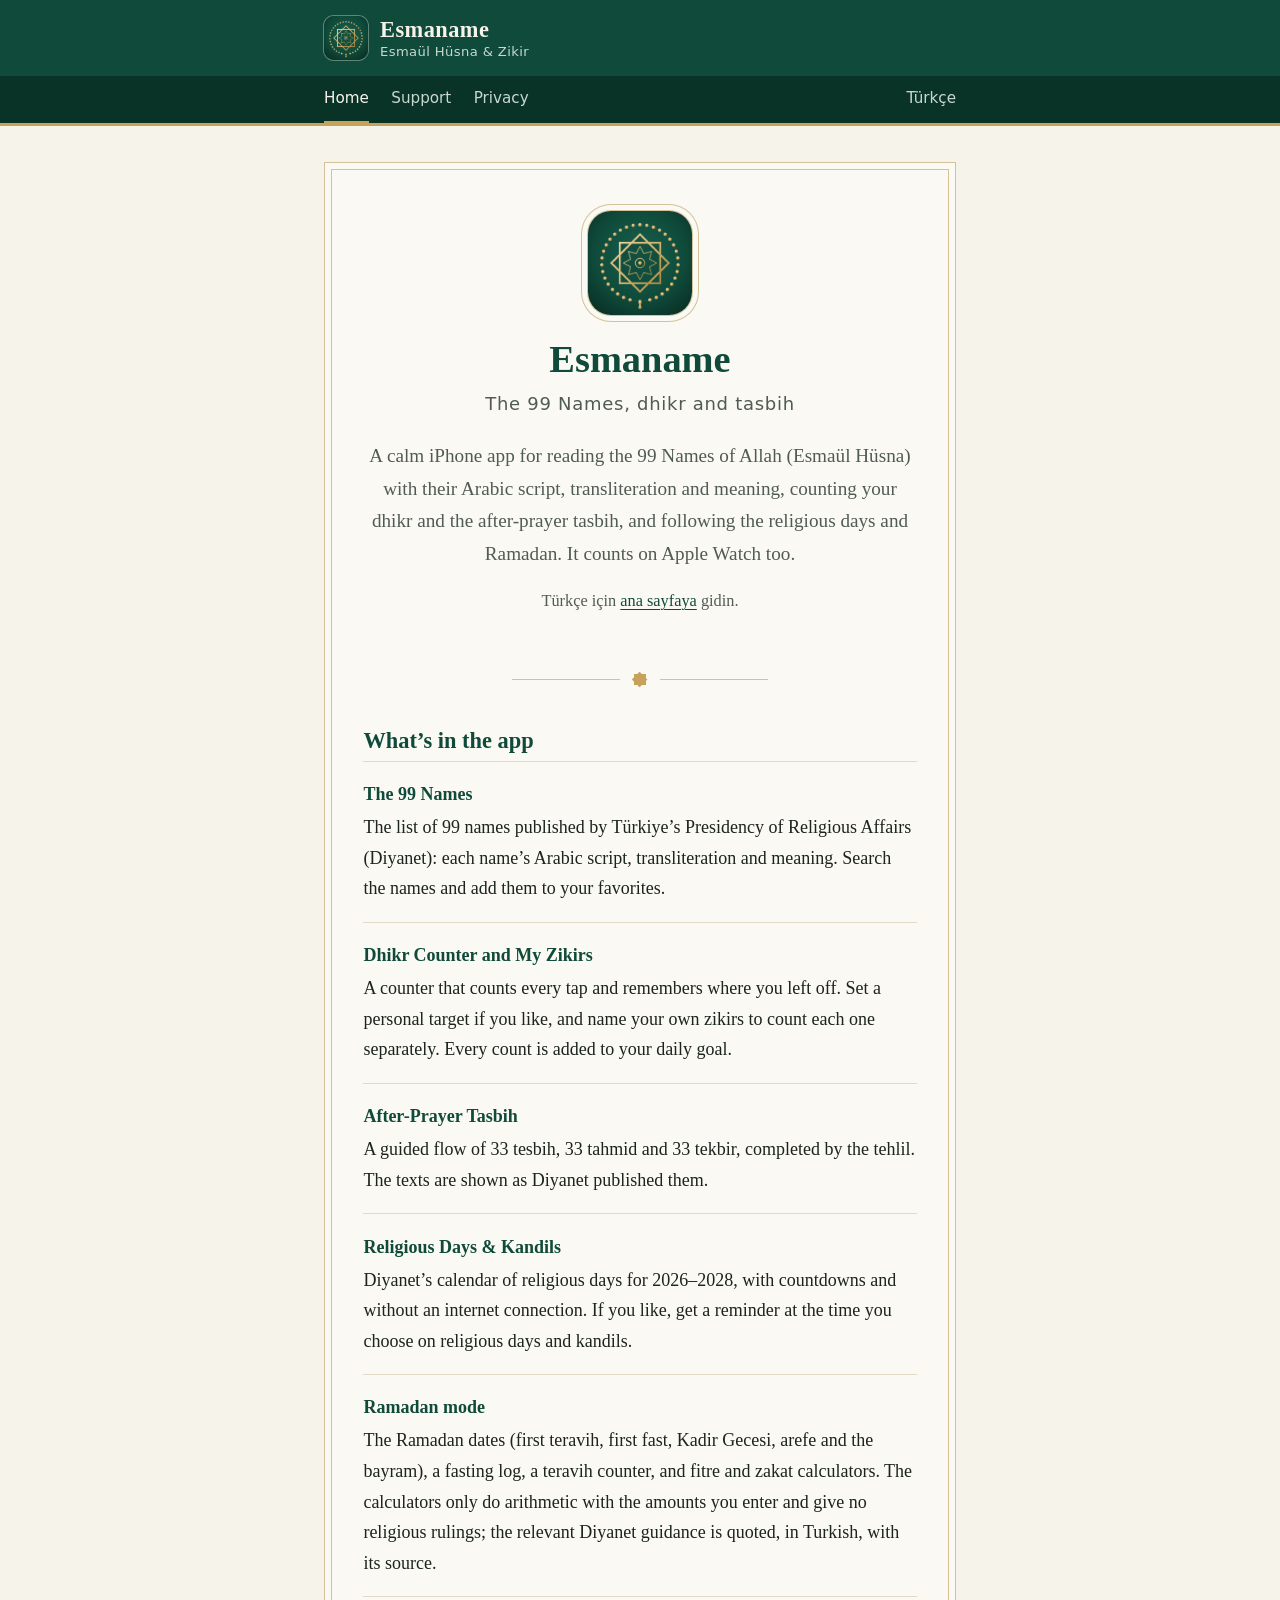
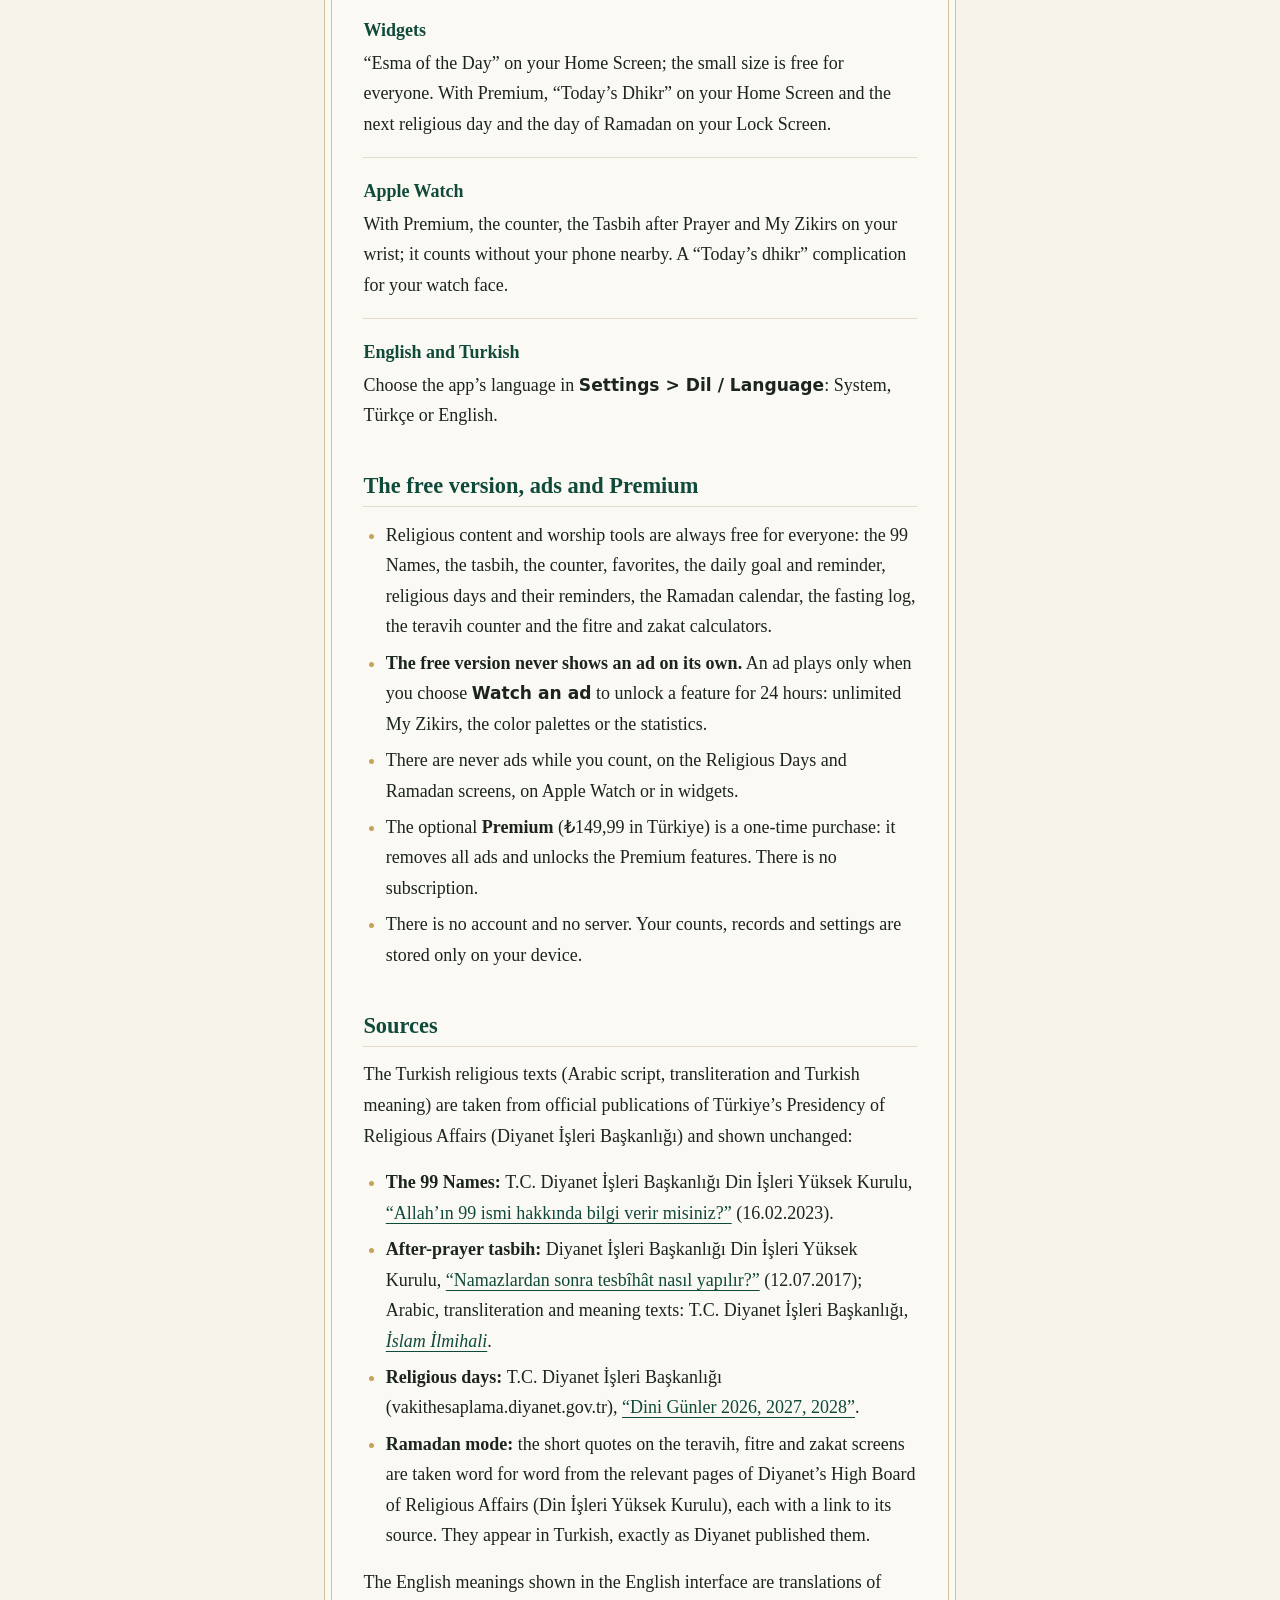
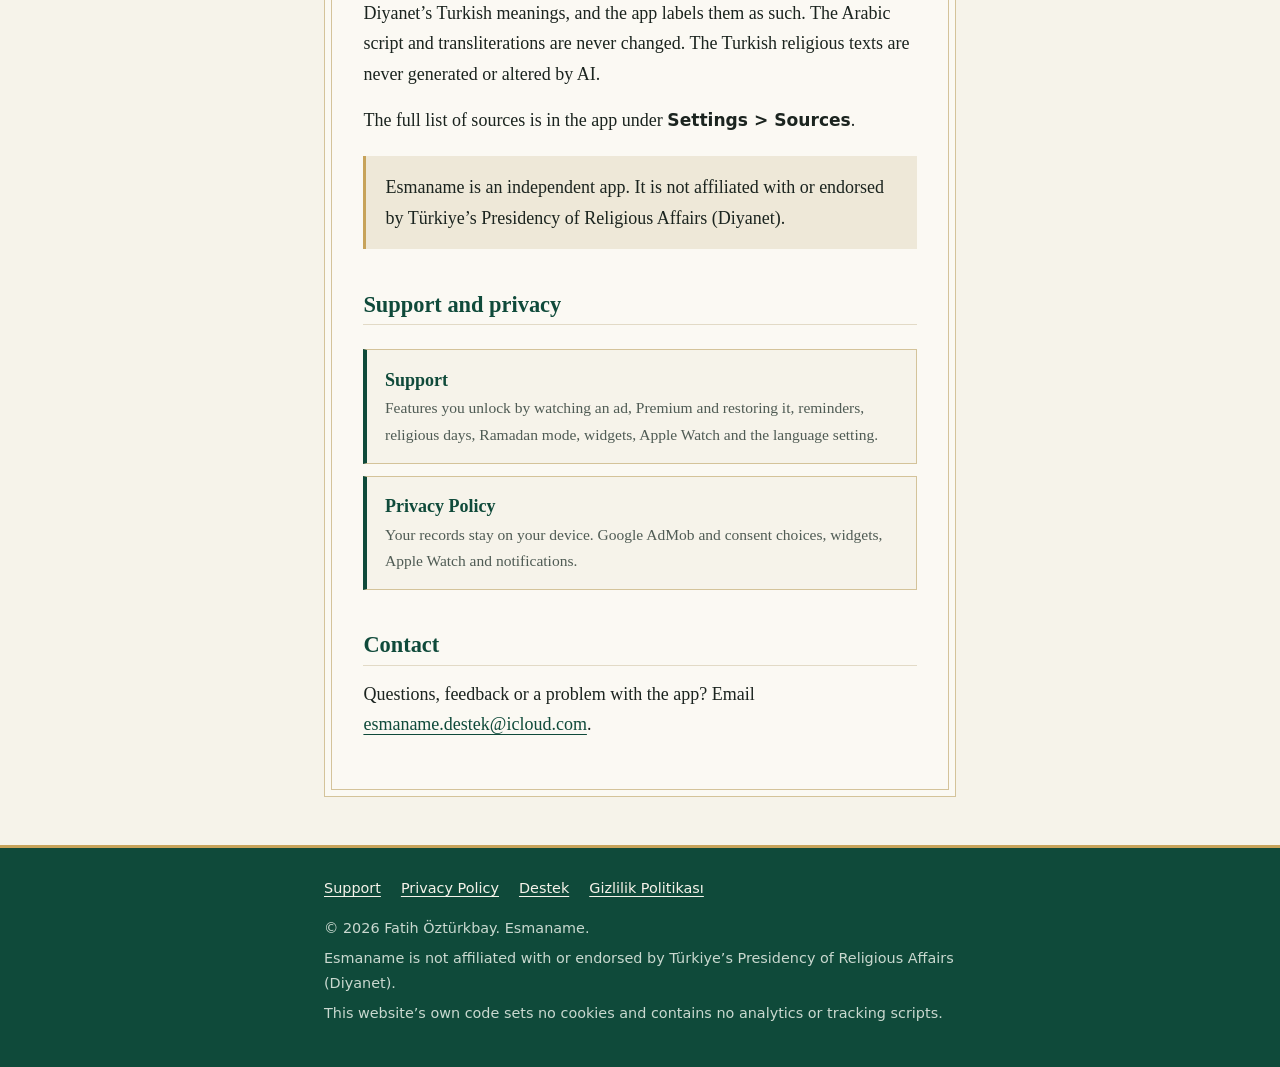
<file: en/index.html>
<!doctype html>
<html lang="en">
<head>
  <meta charset="utf-8">
  <meta name="viewport" content="width=device-width, initial-scale=1">
  <title>Esmaname — 99 Names &amp; Dhikr</title>
  <meta name="description" content="Esmaname for iPhone and Apple Watch: the 99 Names (Esmaül Hüsna), a dhikr counter, the after-prayer tasbih, religious days and a Ramadan mode. The free version never shows an ad on its own. Support and Privacy Policy.">
  <link rel="canonical" href="https://ozturkbay.github.io/esmaname-support/en/">
  <link rel="alternate" hreflang="tr" href="https://ozturkbay.github.io/esmaname-support/">
  <link rel="alternate" hreflang="en" href="https://ozturkbay.github.io/esmaname-support/en/">
  <link rel="alternate" hreflang="x-default" href="https://ozturkbay.github.io/esmaname-support/">
  <meta name="theme-color" content="#0F4A3A">
  <link rel="icon" type="image/png" sizes="64x64" href="../assets/images/favicon.png">
  <link rel="apple-touch-icon" href="../assets/images/apple-touch-icon.png">
  <link rel="stylesheet" href="../assets/css/styles.css">
</head>
<body>
  <a class="skip" href="#content">Skip to content</a>

  <header class="masthead">
    <div class="wrap masthead-inner">
      <a class="wordmark" href="./">
        <img src="../assets/images/icon.png" alt="" width="44" height="44">
        <span class="wordmark-text">
          <span class="wordmark-name">Esmaname</span>
          <span class="wordmark-sub" lang="tr">Esmaül Hüsna &amp; Zikir</span>
        </span>
      </a>
    </div>
    <nav class="pagenav" aria-label="Site">
      <div class="wrap">
        <ul>
          <li><a href="./" aria-current="page">Home</a></li>
          <li><a href="support/">Support</a></li>
          <li><a href="privacy/">Privacy</a></li>
          <li class="lang"><a href="../" hreflang="tr" lang="tr">Türkçe</a></li>
        </ul>
      </div>
    </nav>
  </header>

  <main id="content">
    <div class="wrap">
      <article class="folio">
        <section class="opening" aria-labelledby="page-title">
          <img src="../assets/images/icon.png" alt="Esmaname app icon" width="104" height="104">
          <h1 id="page-title">Esmaname</h1>
          <p class="subtitle">The 99 Names, dhikr and tasbih</p>
          <p class="lede">A calm iPhone app for reading the 99 Names of Allah (Esmaül Hüsna) with their Arabic script, transliteration and meaning, counting your dhikr and the after-prayer tasbih, and following the religious days and Ramadan. It counts on Apple Watch too.</p>
          <p class="lede" lang="tr">Türkçe için <a href="../" hreflang="tr">ana sayfaya</a> gidin.</p>
        </section>

        <div class="ornament" aria-hidden="true"><span class="star"></span></div>

        <section aria-labelledby="inside">
          <h2 id="inside">What’s in the app</h2>
          <dl class="features">
            <dt>The 99 Names</dt>
            <dd>The list of 99 names published by Türkiye’s Presidency of Religious Affairs (Diyanet): each name’s Arabic script, transliteration and meaning. Search the names and add them to your favorites.</dd>
            <dt>Dhikr Counter and My Zikirs</dt>
            <dd>A counter that counts every tap and remembers where you left off. Set a personal target if you like, and name your own zikirs to count each one separately. Every count is added to your daily goal.</dd>
            <dt>After-Prayer Tasbih</dt>
            <dd>A guided flow of 33 tesbih, 33 tahmid and 33 tekbir, completed by the tehlil. The texts are shown as Diyanet published them.</dd>
            <dt>Religious Days &amp; Kandils</dt>
            <dd>Diyanet’s calendar of religious days for 2026–2028, with countdowns and without an internet connection. If you like, get a reminder at the time you choose on religious days and kandils.</dd>
            <dt>Ramadan mode</dt>
            <dd>The Ramadan dates (first teravih, first fast, Kadir Gecesi, arefe and the bayram), a fasting log, a teravih counter, and fitre and zakat calculators. The calculators only do arithmetic with the amounts you enter and give no religious rulings; the relevant Diyanet guidance is quoted, in Turkish, with its source.</dd>
            <dt>Widgets</dt>
            <dd>“Esma of the Day” on your Home Screen; the small size is free for everyone. With Premium, “Today’s Dhikr” on your Home Screen and the next religious day and the day of Ramadan on your Lock Screen.</dd>
            <dt>Apple Watch</dt>
            <dd>With Premium, the counter, the Tasbih after Prayer and My Zikirs on your wrist; it counts without your phone nearby. A “Today’s dhikr” complication for your watch face.</dd>
            <dt>English and Turkish</dt>
            <dd>Choose the app’s language in <span class="path">Settings &gt; Dil / Language</span>: System, Türkçe or English.</dd>
          </dl>
        </section>

        <section aria-labelledby="free">
          <h2 id="free">The free version, ads and Premium</h2>
          <ul>
            <li>Religious content and worship tools are always free for everyone: the 99 Names, the tasbih, the counter, favorites, the daily goal and reminder, religious days and their reminders, the Ramadan calendar, the fasting log, the teravih counter and the fitre and zakat calculators.</li>
            <li><strong>The free version never shows an ad on its own.</strong> An ad plays only when you choose <span class="path">Watch an ad</span> to unlock a feature for 24 hours: unlimited My Zikirs, the color palettes or the statistics.</li>
            <li>There are never ads while you count, on the Religious Days and Ramadan screens, on Apple Watch or in widgets.</li>
            <li>The optional <strong>Premium</strong> (₺149,99 in Türkiye) is a one-time purchase: it removes all ads and unlocks the Premium features. There is no subscription.</li>
            <li>There is no account and no server. Your counts, records and settings are stored only on your device.</li>
          </ul>
        </section>

        <section aria-labelledby="sources">
          <h2 id="sources">Sources</h2>
          <p>The Turkish religious texts (Arabic script, transliteration and Turkish meaning) are taken from official publications of Türkiye’s Presidency of Religious Affairs (Diyanet İşleri Başkanlığı) and shown unchanged:</p>
          <ul>
            <li><strong>The 99 Names:</strong> <span lang="tr">T.C. Diyanet İşleri Başkanlığı Din İşleri Yüksek Kurulu, <a href="https://kurul.diyanet.gov.tr/tr/kurul/karar/allahin-99-ismi-hakkinda-bilgi-verir-misiniz/56aa0e7b-6fe0-45ce-0892-08dd1c135351" hreflang="tr">“Allah’ın 99 ismi hakkında bilgi verir misiniz?”</a></span> (16.02.2023).</li>
            <li><strong>After-prayer tasbih:</strong> <span lang="tr">Diyanet İşleri Başkanlığı Din İşleri Yüksek Kurulu, <a href="https://kurul.diyanet.gov.tr/tr/fetva/namazlardan-sonra-tesbihat-nasil-yapilir/0193c42d-56d7-7df9-8636-ceba3a7927e6" hreflang="tr">“Namazlardan sonra tesbîhât nasıl yapılır?”</a></span> (12.07.2017); Arabic, transliteration and meaning texts: <span lang="tr">T.C. Diyanet İşleri Başkanlığı, <a href="https://diniyayinlar.diyanet.gov.tr/Documents/islam%20ilmihali%2017%20X%2024%20.pdf" hreflang="tr"><cite>İslam İlmihali</cite></a></span>.</li>
            <li><strong>Religious days:</strong> <span lang="tr">T.C. Diyanet İşleri Başkanlığı (vakithesaplama.diyanet.gov.tr), <a href="https://vakithesaplama.diyanet.gov.tr/dini_gunler.php" hreflang="tr">“Dini Günler 2026, 2027, 2028”</a></span>.</li>
            <li><strong>Ramadan mode:</strong> the short quotes on the teravih, fitre and zakat screens are taken word for word from the relevant pages of Diyanet’s High Board of Religious Affairs (Din İşleri Yüksek Kurulu), each with a link to its source. They appear in Turkish, exactly as Diyanet published them.</li>
          </ul>
          <p>The English meanings shown in the English interface are translations of Diyanet’s Turkish meanings, and the app labels them as such. The Arabic script and transliterations are never changed. The Turkish religious texts are never generated or altered by AI.</p>
          <p>The full list of sources is in the app under <span class="path">Settings &gt; Sources</span>.</p>
          <p class="callout">Esmaname is an independent app. It is not affiliated with or endorsed by Türkiye’s Presidency of Religious Affairs (Diyanet).</p>
        </section>

        <section aria-labelledby="pages">
          <h2 id="pages">Support and privacy</h2>
          <ul class="doors">
            <li>
              <a href="support/">
                <span class="door-title">Support</span>
                <span class="door-desc">Features you unlock by watching an ad, Premium and restoring it, reminders, religious days, Ramadan mode, widgets, Apple Watch and the language setting.</span>
              </a>
            </li>
            <li>
              <a href="privacy/">
                <span class="door-title">Privacy Policy</span>
                <span class="door-desc">Your records stay on your device. Google AdMob and consent choices, widgets, Apple Watch and notifications.</span>
              </a>
            </li>
          </ul>
        </section>

        <section aria-labelledby="contact">
          <h2 id="contact">Contact</h2>
          <p>Questions, feedback or a problem with the app? Email <a href="mailto:esmaname.destek@icloud.com">esmaname.destek@icloud.com</a>.</p>
        </section>
      </article>
    </div>
  </main>

  <footer class="colophon">
    <div class="wrap">
      <ul>
        <li><a href="support/">Support</a></li>
        <li><a href="privacy/">Privacy Policy</a></li>
        <li lang="tr"><a href="../destek/" hreflang="tr">Destek</a></li>
        <li lang="tr"><a href="../gizlilik/" hreflang="tr">Gizlilik Politikası</a></li>
      </ul>
      <p>&copy; 2026 Fatih Öztürkbay. Esmaname.</p>
      <p>Esmaname is not affiliated with or endorsed by Türkiye’s Presidency of Religious Affairs (Diyanet).</p>
      <p>This website’s own code sets no cookies and contains no analytics or tracking scripts.</p>
    </div>
  </footer>
</body>
</html>
</file>
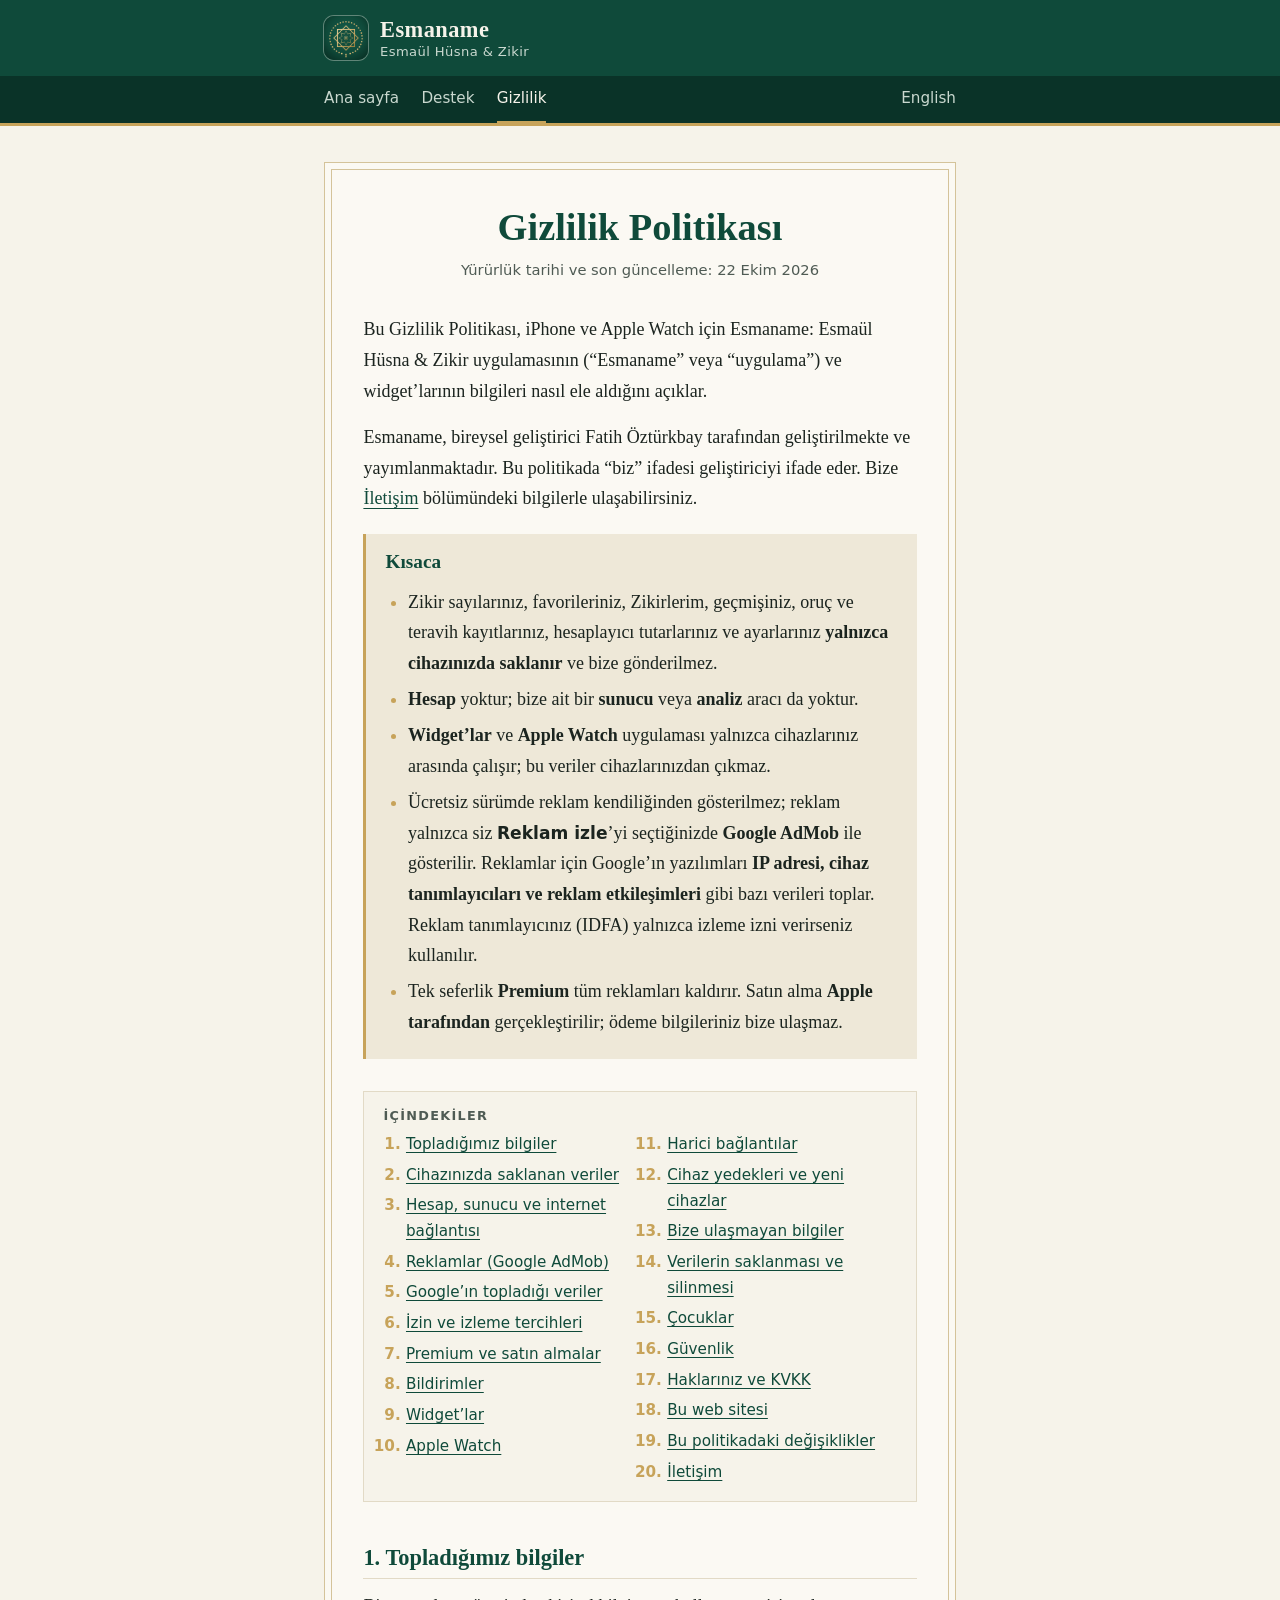
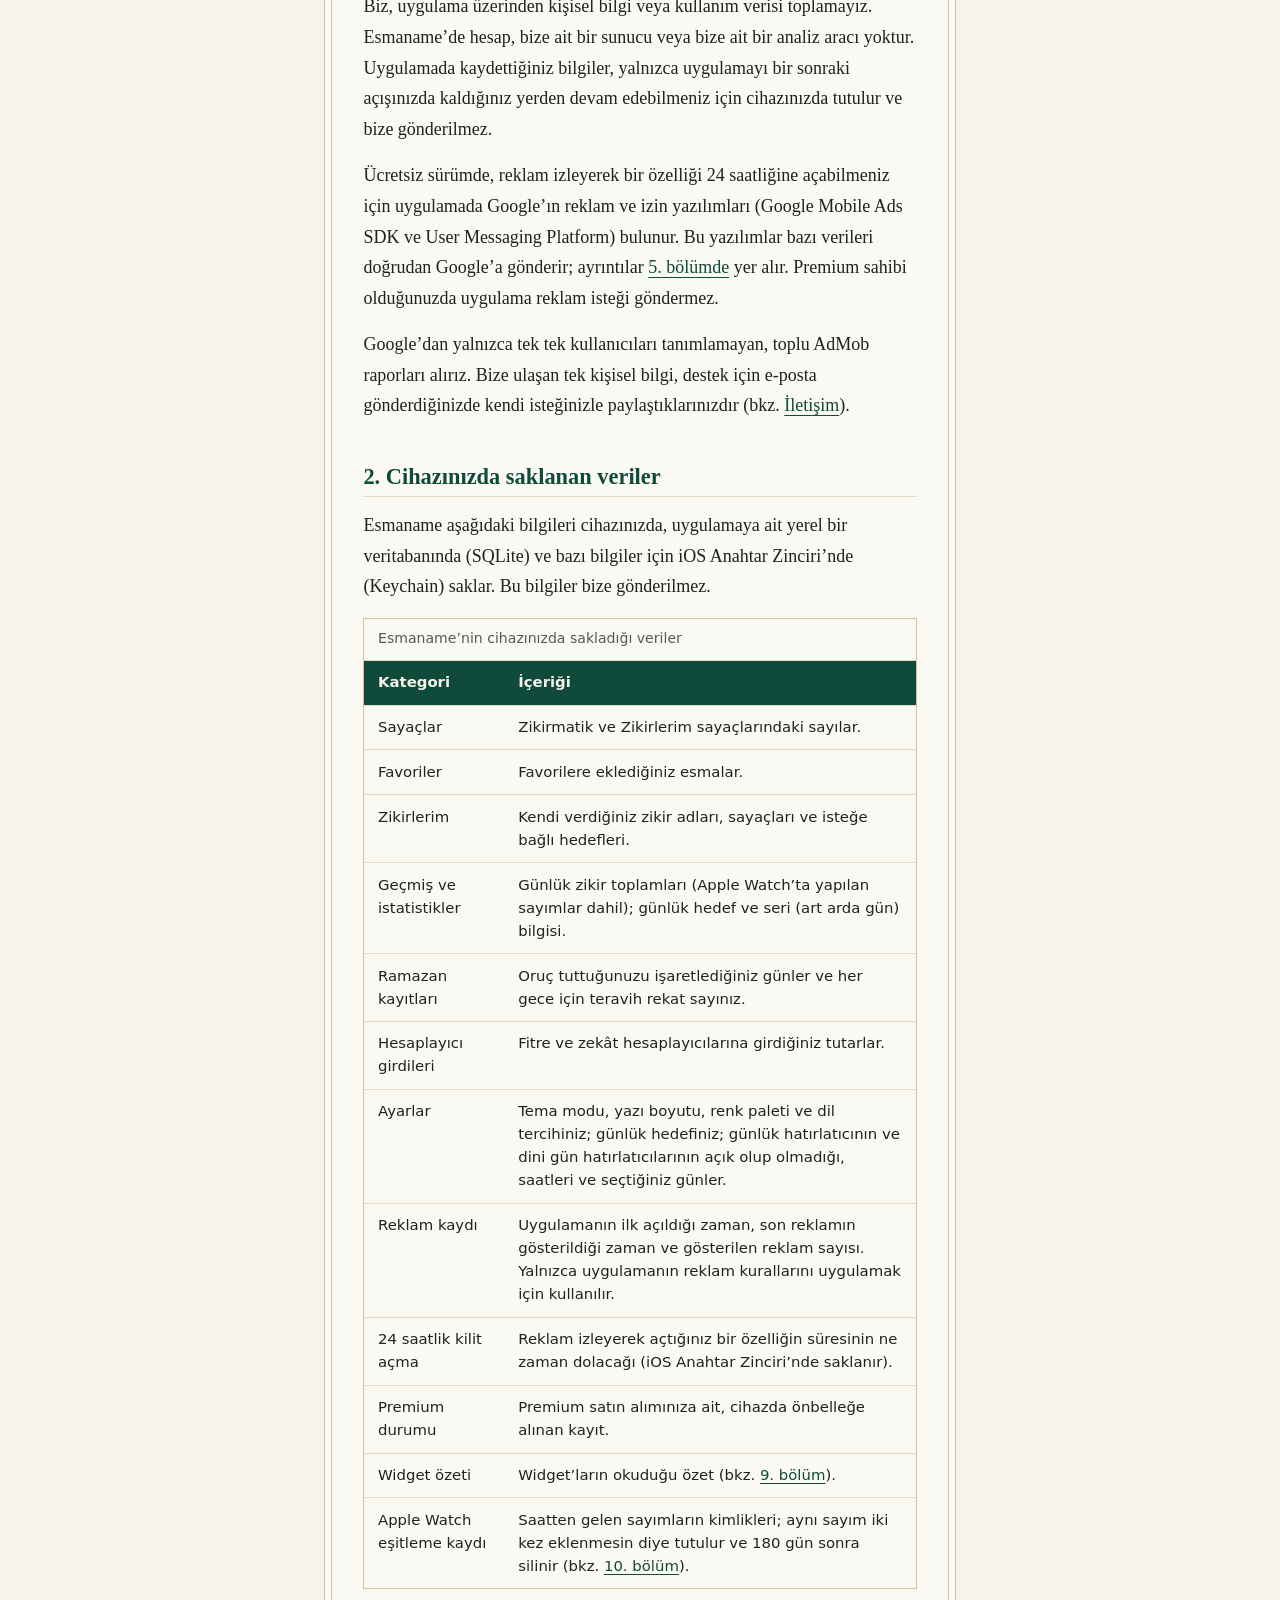
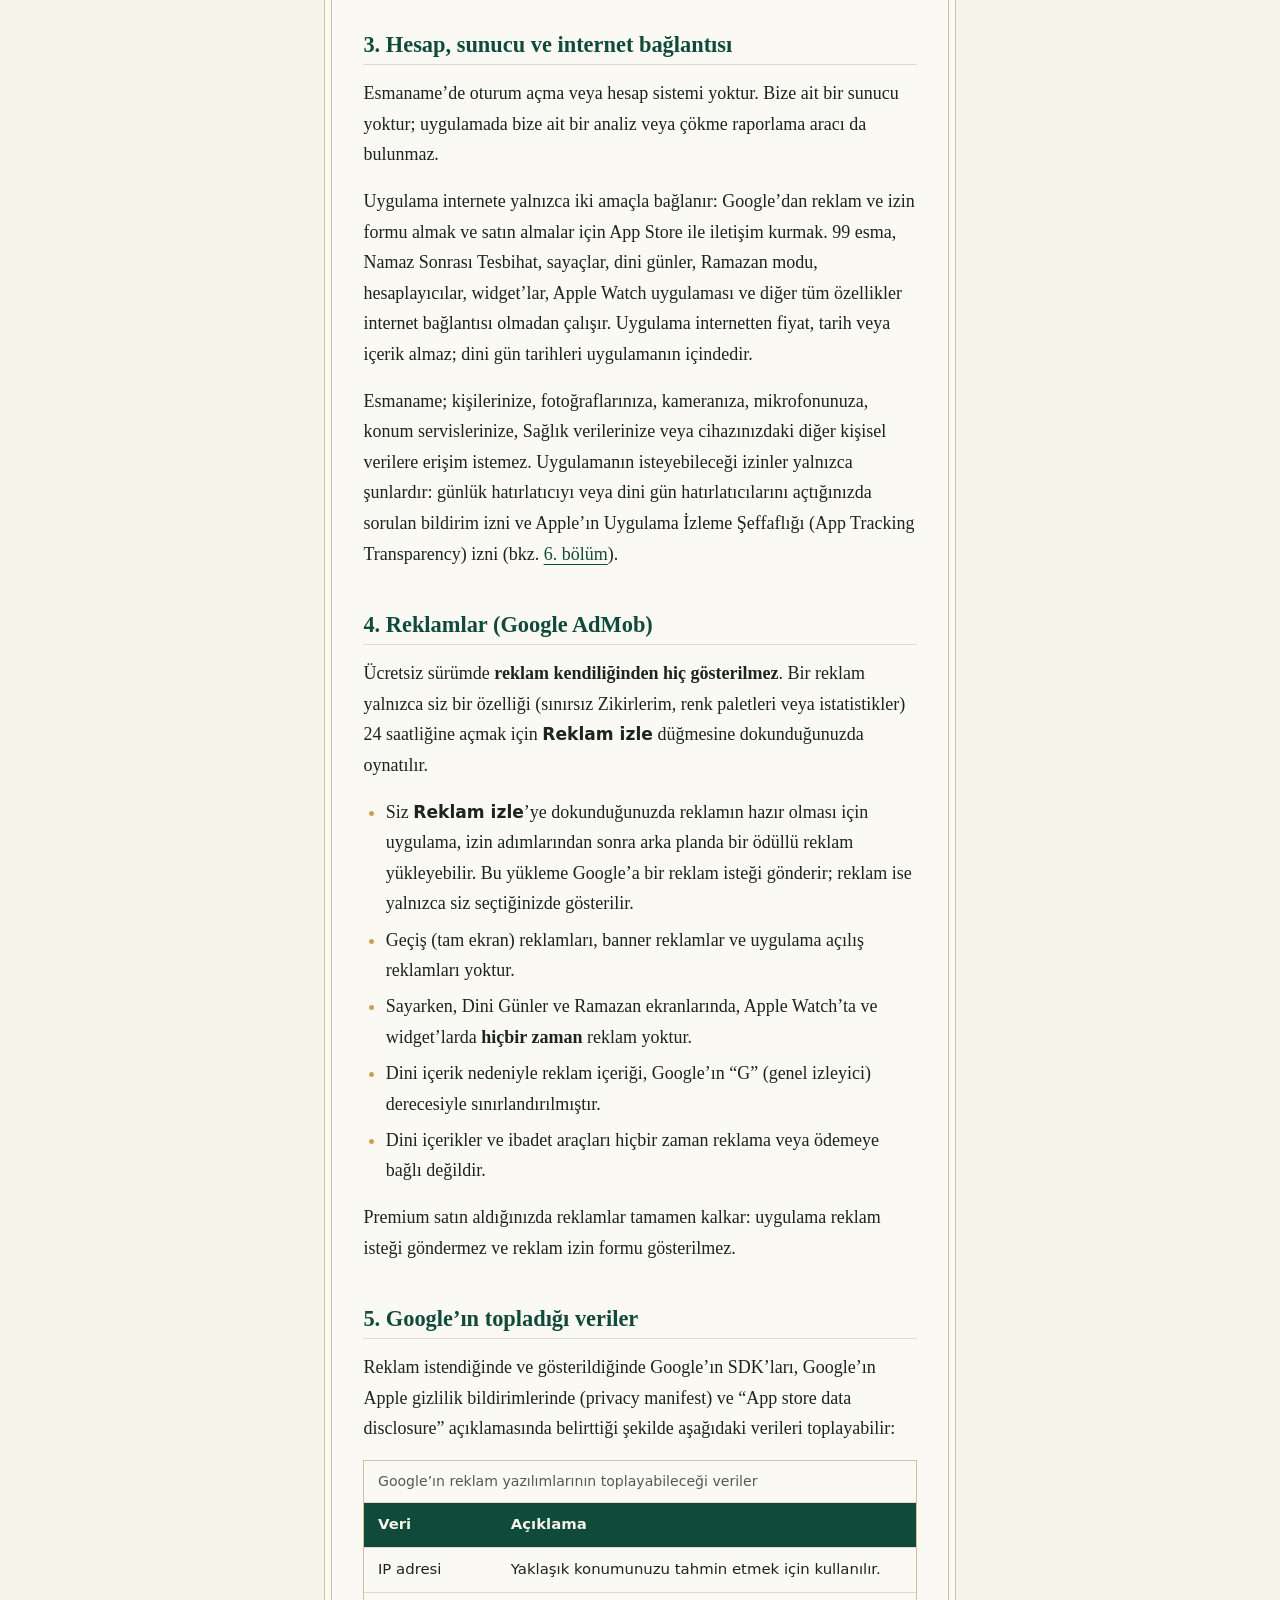
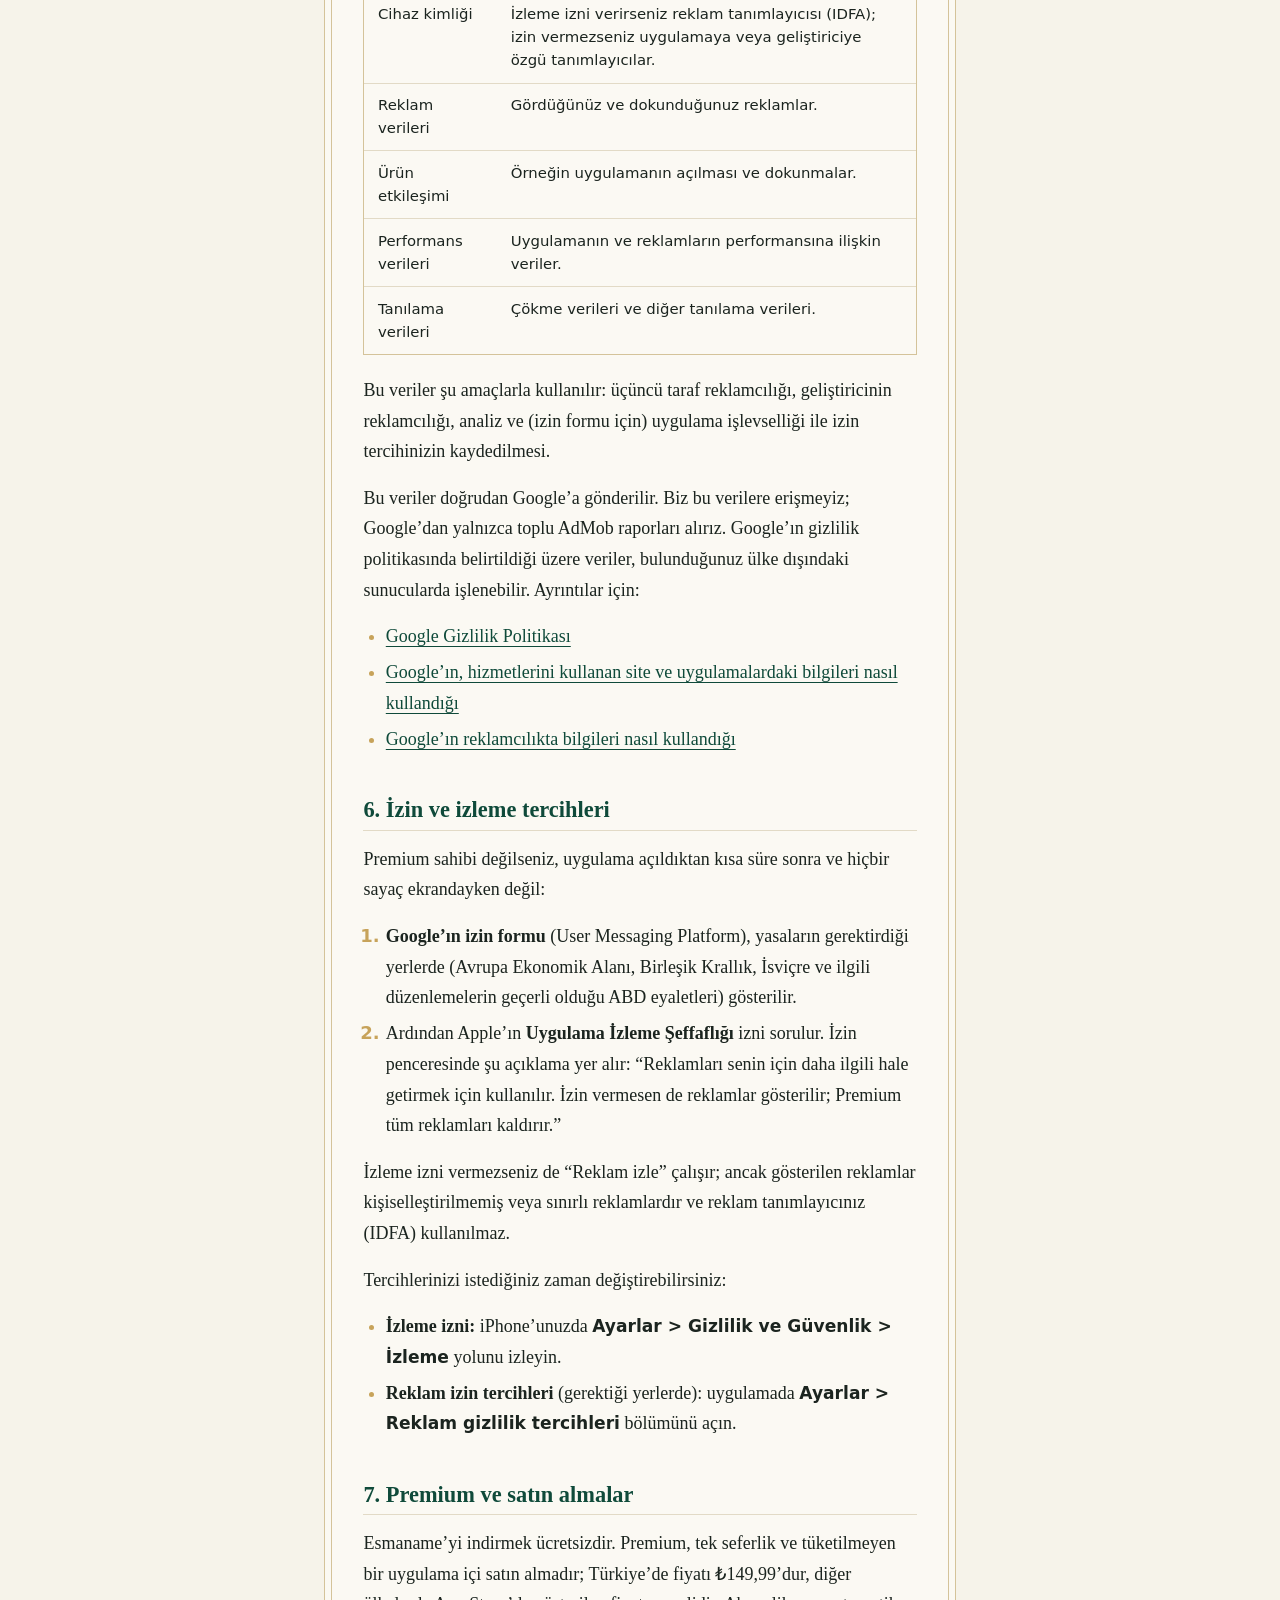
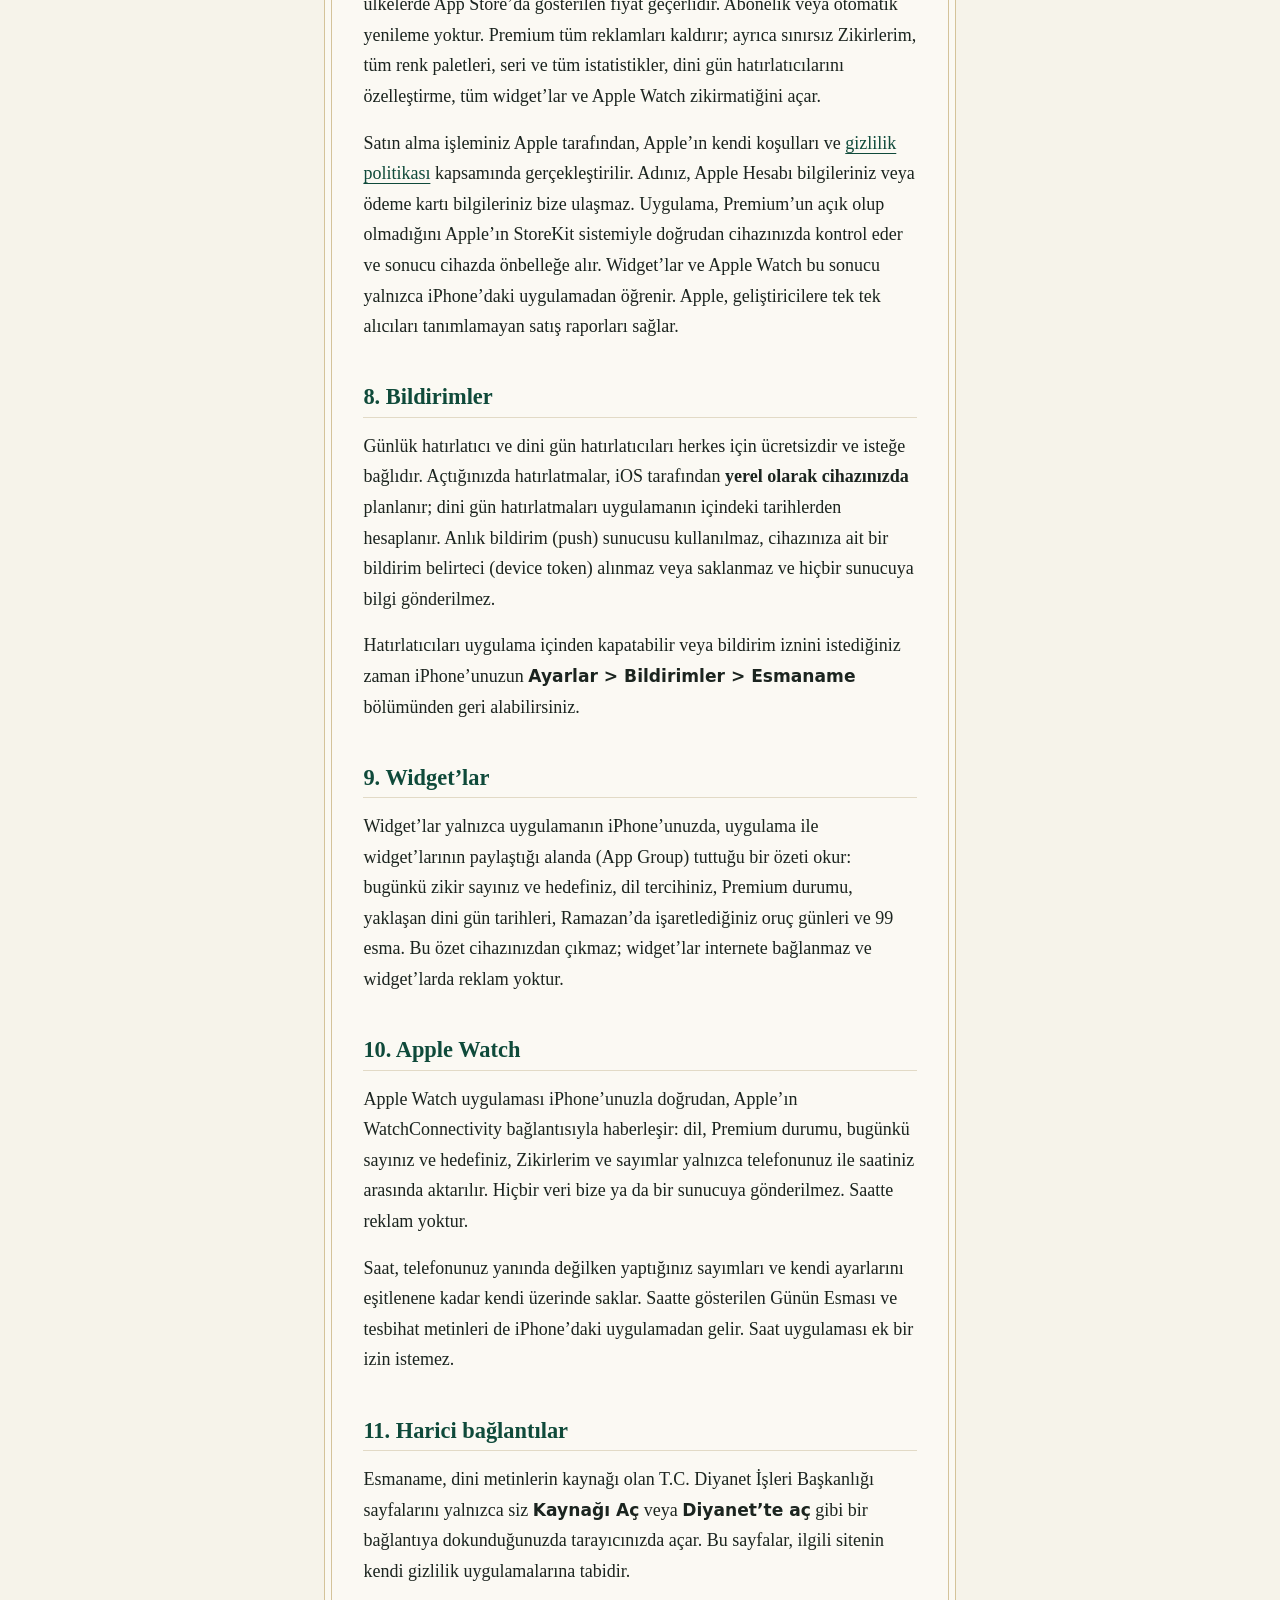
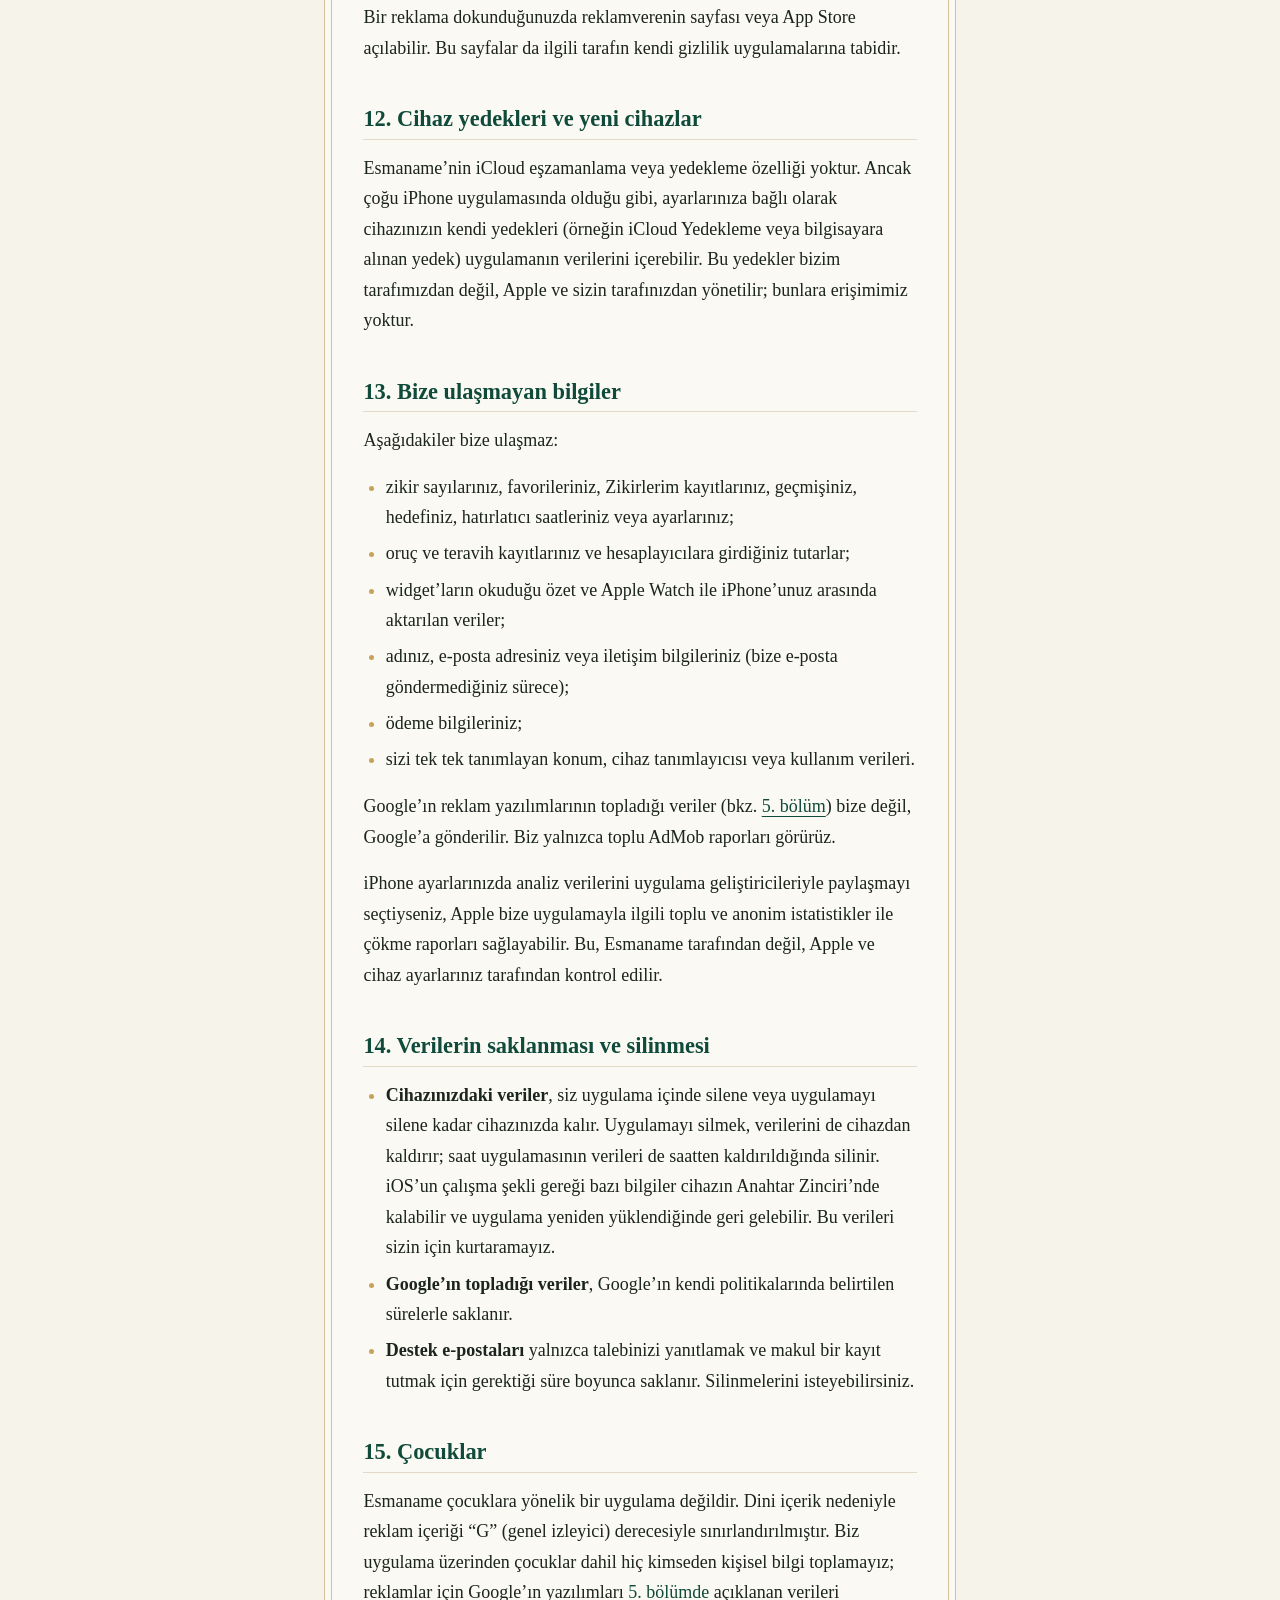
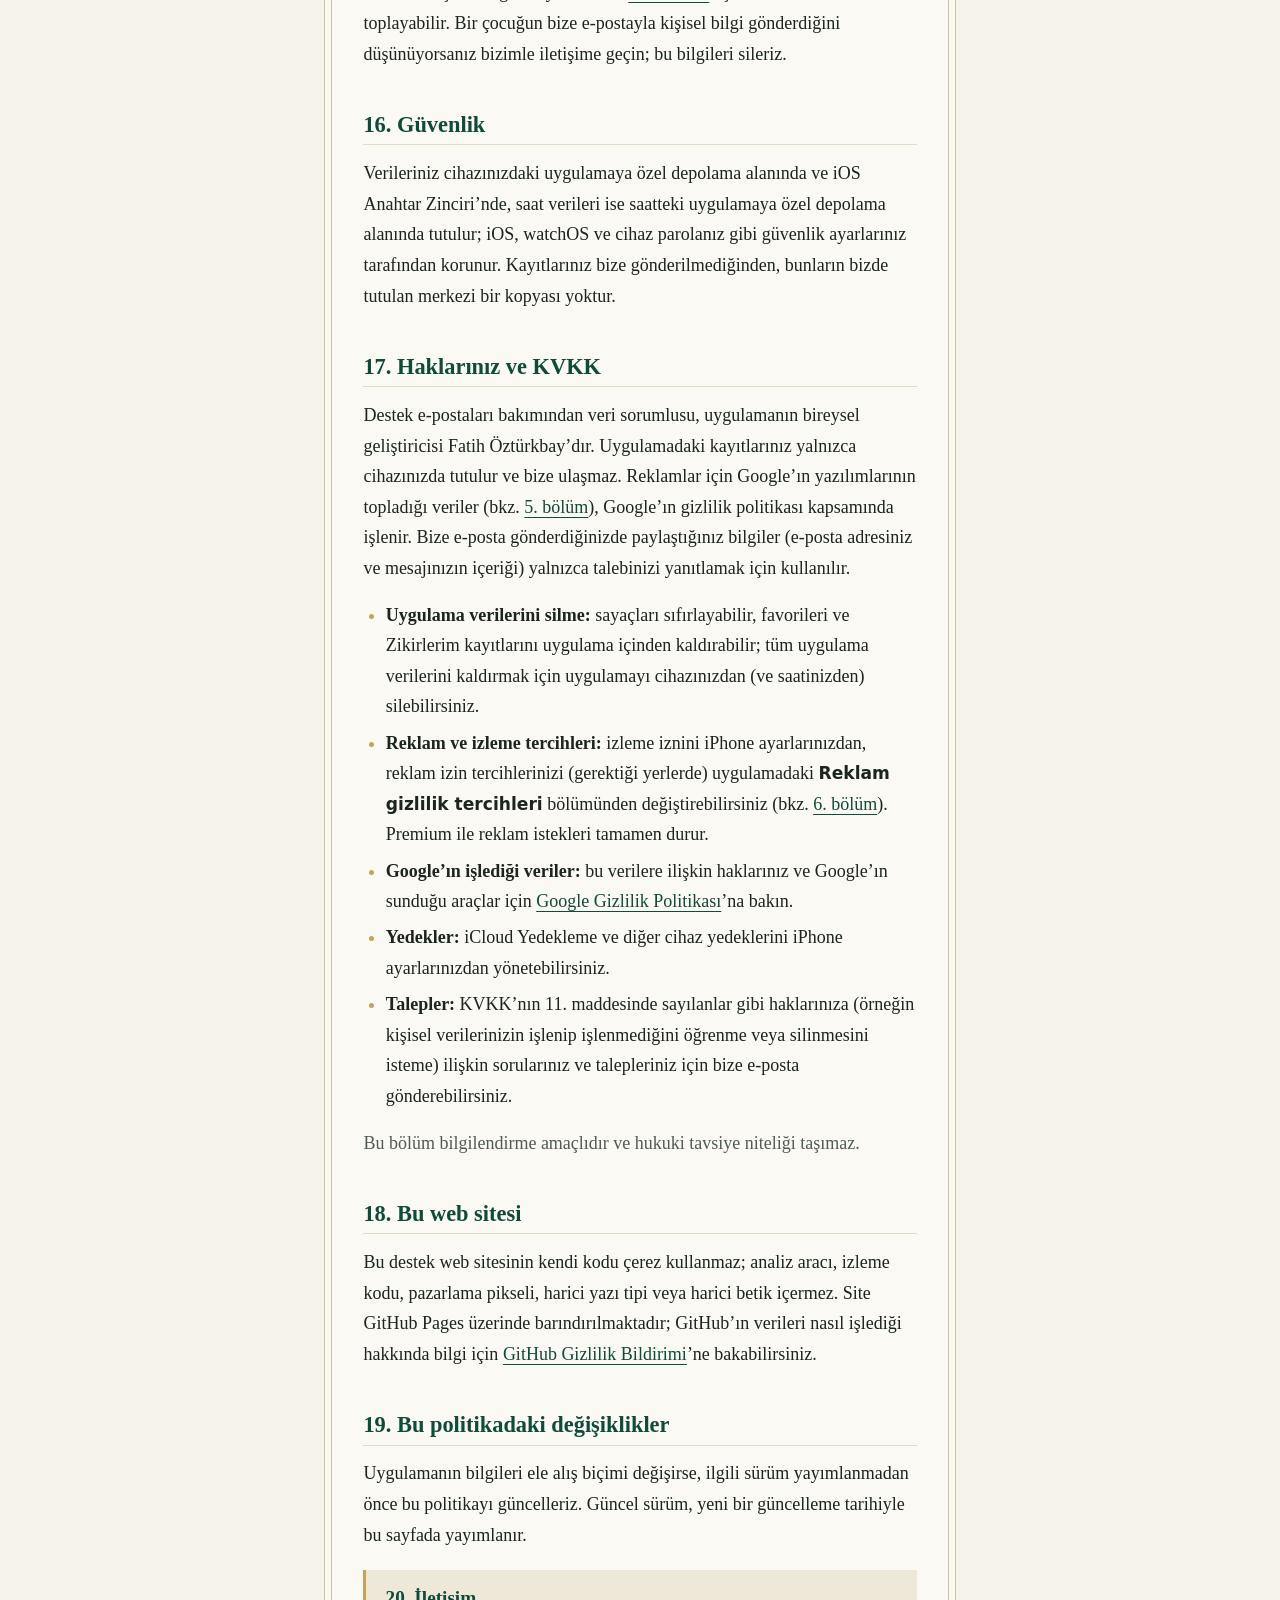
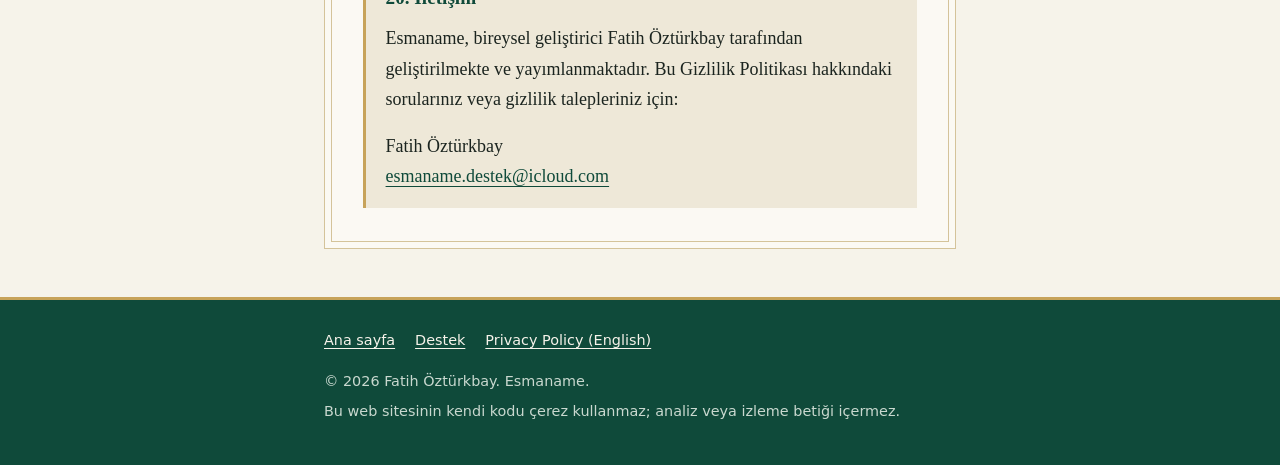
<file: gizlilik/index.html>
<!doctype html>
<html lang="tr">
<head>
  <meta charset="utf-8">
  <meta name="viewport" content="width=device-width, initial-scale=1">
  <title>Gizlilik Politikası — Esmaname</title>
  <meta name="description" content="Esmaname: Esmaül Hüsna &amp; Zikir uygulamasının Gizlilik Politikası. Hesap ve sunucu yoktur; kayıtlarınız yalnızca cihazınızda saklanır. Ücretsiz sürümde reklam yalnızca siz istediğinizde Google AdMob ile gösterilir; Premium ile reklamsızdır.">
  <link rel="canonical" href="https://ozturkbay.github.io/esmaname-support/gizlilik/">
  <link rel="alternate" hreflang="tr" href="https://ozturkbay.github.io/esmaname-support/gizlilik/">
  <link rel="alternate" hreflang="en" href="https://ozturkbay.github.io/esmaname-support/en/privacy/">
  <link rel="alternate" hreflang="x-default" href="https://ozturkbay.github.io/esmaname-support/gizlilik/">
  <meta name="theme-color" content="#0F4A3A">
  <link rel="icon" type="image/png" sizes="64x64" href="../assets/images/favicon.png">
  <link rel="apple-touch-icon" href="../assets/images/apple-touch-icon.png">
  <link rel="stylesheet" href="../assets/css/styles.css">
</head>
<body>
  <a class="skip" href="#icerik">İçeriğe geç</a>

  <header class="masthead">
    <div class="wrap masthead-inner">
      <a class="wordmark" href="../">
        <img src="../assets/images/icon.png" alt="" width="44" height="44">
        <span class="wordmark-text">
          <span class="wordmark-name">Esmaname</span>
          <span class="wordmark-sub">Esmaül Hüsna &amp; Zikir</span>
        </span>
      </a>
    </div>
    <nav class="pagenav" aria-label="Site">
      <div class="wrap">
        <ul>
          <li><a href="../">Ana sayfa</a></li>
          <li><a href="../destek/">Destek</a></li>
          <li><a href="./" aria-current="page">Gizlilik</a></li>
          <li class="lang"><a href="../en/privacy/" hreflang="en" lang="en">English</a></li>
        </ul>
      </div>
    </nav>
  </header>

  <main id="icerik">
    <div class="wrap">
      <article class="folio">
        <h1>Gizlilik Politikası</h1>
        <p class="dateline">Yürürlük tarihi ve son güncelleme: 22 Ekim 2026</p>

        <p>Bu Gizlilik Politikası, iPhone ve Apple Watch için Esmaname: Esmaül Hüsna &amp; Zikir uygulamasının (“Esmaname” veya “uygulama”) ve widget’larının bilgileri nasıl ele aldığını açıklar.</p>
        <p>Esmaname, bireysel geliştirici Fatih Öztürkbay tarafından geliştirilmekte ve yayımlanmaktadır. Bu politikada “biz” ifadesi geliştiriciyi ifade eder. Bize <a href="#contact">İletişim</a> bölümündeki bilgilerle ulaşabilirsiniz.</p>

        <section class="callout" aria-labelledby="summary">
          <h2 id="summary">Kısaca</h2>
          <ul>
            <li>Zikir sayılarınız, favorileriniz, Zikirlerim, geçmişiniz, oruç ve teravih kayıtlarınız, hesaplayıcı tutarlarınız ve ayarlarınız <strong>yalnızca cihazınızda saklanır</strong> ve bize gönderilmez.</li>
            <li><strong>Hesap</strong> yoktur; bize ait bir <strong>sunucu</strong> veya <strong>analiz</strong> aracı da yoktur.</li>
            <li><strong>Widget’lar</strong> ve <strong>Apple Watch</strong> uygulaması yalnızca cihazlarınız arasında çalışır; bu veriler cihazlarınızdan çıkmaz.</li>
            <li>Ücretsiz sürümde reklam kendiliğinden gösterilmez; reklam yalnızca siz <span class="path">Reklam izle</span>’yi seçtiğinizde <strong>Google AdMob</strong> ile gösterilir. Reklamlar için Google’ın yazılımları <strong>IP adresi, cihaz tanımlayıcıları ve reklam etkileşimleri</strong> gibi bazı verileri toplar. Reklam tanımlayıcınız (IDFA) yalnızca izleme izni verirseniz kullanılır.</li>
            <li>Tek seferlik <strong>Premium</strong> tüm reklamları kaldırır. Satın alma <strong>Apple tarafından</strong> gerçekleştirilir; ödeme bilgileriniz bize ulaşmaz.</li>
          </ul>
        </section>

        <nav class="contents" aria-labelledby="icindekiler">
          <h2 id="icindekiler">İçindekiler</h2>
          <ol>
            <li><a href="#information">Topladığımız bilgiler</a></li>
            <li><a href="#local-data">Cihazınızda saklanan veriler</a></li>
            <li><a href="#no-network">Hesap, sunucu ve internet bağlantısı</a></li>
            <li><a href="#ads">Reklamlar (Google AdMob)</a></li>
            <li><a href="#google-data">Google’ın topladığı veriler</a></li>
            <li><a href="#consent">İzin ve izleme tercihleri</a></li>
            <li><a href="#purchase">Premium ve satın almalar</a></li>
            <li><a href="#notifications">Bildirimler</a></li>
            <li><a href="#widgets">Widget’lar</a></li>
            <li><a href="#watch">Apple Watch</a></li>
            <li><a href="#links">Harici bağlantılar</a></li>
            <li><a href="#backups">Cihaz yedekleri ve yeni cihazlar</a></li>
            <li><a href="#not-received">Bize ulaşmayan bilgiler</a></li>
            <li><a href="#retention">Verilerin saklanması ve silinmesi</a></li>
            <li><a href="#children">Çocuklar</a></li>
            <li><a href="#security">Güvenlik</a></li>
            <li><a href="#rights">Haklarınız ve KVKK</a></li>
            <li><a href="#website">Bu web sitesi</a></li>
            <li><a href="#changes">Bu politikadaki değişiklikler</a></li>
            <li><a href="#contact">İletişim</a></li>
          </ol>
        </nav>

        <section aria-labelledby="information">
          <h2 id="information">1. Topladığımız bilgiler</h2>
          <p>Biz, uygulama üzerinden kişisel bilgi veya kullanım verisi toplamayız. Esmaname’de hesap, bize ait bir sunucu veya bize ait bir analiz aracı yoktur. Uygulamada kaydettiğiniz bilgiler, yalnızca uygulamayı bir sonraki açışınızda kaldığınız yerden devam edebilmeniz için cihazınızda tutulur ve bize gönderilmez.</p>
          <p>Ücretsiz sürümde, reklam izleyerek bir özelliği 24 saatliğine açabilmeniz için uygulamada Google’ın reklam ve izin yazılımları (Google Mobile Ads SDK ve User Messaging Platform) bulunur. Bu yazılımlar bazı verileri doğrudan Google’a gönderir; ayrıntılar <a href="#google-data">5. bölümde</a> yer alır. Premium sahibi olduğunuzda uygulama reklam isteği göndermez.</p>
          <p>Google’dan yalnızca tek tek kullanıcıları tanımlamayan, toplu AdMob raporları alırız. Bize ulaşan tek kişisel bilgi, destek için e-posta gönderdiğinizde kendi isteğinizle paylaştıklarınızdır (bkz. <a href="#contact">İletişim</a>).</p>
        </section>

        <section aria-labelledby="local-data">
          <h2 id="local-data">2. Cihazınızda saklanan veriler</h2>
          <p>Esmaname aşağıdaki bilgileri cihazınızda, uygulamaya ait yerel bir veritabanında (SQLite) ve bazı bilgiler için iOS Anahtar Zinciri’nde (Keychain) saklar. Bu bilgiler bize gönderilmez.</p>
          <div class="table-wrap">
            <table>
              <caption>Esmaname’nin cihazınızda sakladığı veriler</caption>
              <thead>
                <tr><th scope="col">Kategori</th><th scope="col">İçeriği</th></tr>
              </thead>
              <tbody>
                <tr><td>Sayaçlar</td><td>Zikirmatik ve Zikirlerim sayaçlarındaki sayılar.</td></tr>
                <tr><td>Favoriler</td><td>Favorilere eklediğiniz esmalar.</td></tr>
                <tr><td>Zikirlerim</td><td>Kendi verdiğiniz zikir adları, sayaçları ve isteğe bağlı hedefleri.</td></tr>
                <tr><td>Geçmiş ve istatistikler</td><td>Günlük zikir toplamları (Apple Watch’ta yapılan sayımlar dahil); günlük hedef ve seri (art arda gün) bilgisi.</td></tr>
                <tr><td>Ramazan kayıtları</td><td>Oruç tuttuğunuzu işaretlediğiniz günler ve her gece için teravih rekat sayınız.</td></tr>
                <tr><td>Hesaplayıcı girdileri</td><td>Fitre ve zekât hesaplayıcılarına girdiğiniz tutarlar.</td></tr>
                <tr><td>Ayarlar</td><td>Tema modu, yazı boyutu, renk paleti ve dil tercihiniz; günlük hedefiniz; günlük hatırlatıcının ve dini gün hatırlatıcılarının açık olup olmadığı, saatleri ve seçtiğiniz günler.</td></tr>
                <tr><td>Reklam kaydı</td><td>Uygulamanın ilk açıldığı zaman, son reklamın gösterildiği zaman ve gösterilen reklam sayısı. Yalnızca uygulamanın reklam kurallarını uygulamak için kullanılır.</td></tr>
                <tr><td>24 saatlik kilit açma</td><td>Reklam izleyerek açtığınız bir özelliğin süresinin ne zaman dolacağı (iOS Anahtar Zinciri’nde saklanır).</td></tr>
                <tr><td>Premium durumu</td><td>Premium satın alımınıza ait, cihazda önbelleğe alınan kayıt.</td></tr>
                <tr><td>Widget özeti</td><td>Widget’ların okuduğu özet (bkz. <a href="#widgets">9. bölüm</a>).</td></tr>
                <tr><td>Apple Watch eşitleme kaydı</td><td>Saatten gelen sayımların kimlikleri; aynı sayım iki kez eklenmesin diye tutulur ve 180 gün sonra silinir (bkz. <a href="#watch">10. bölüm</a>).</td></tr>
              </tbody>
            </table>
          </div>
        </section>

        <section aria-labelledby="no-network">
          <h2 id="no-network">3. Hesap, sunucu ve internet bağlantısı</h2>
          <p>Esmaname’de oturum açma veya hesap sistemi yoktur. Bize ait bir sunucu yoktur; uygulamada bize ait bir analiz veya çökme raporlama aracı da bulunmaz.</p>
          <p>Uygulama internete yalnızca iki amaçla bağlanır: Google’dan reklam ve izin formu almak ve satın almalar için App Store ile iletişim kurmak. 99 esma, Namaz Sonrası Tesbihat, sayaçlar, dini günler, Ramazan modu, hesaplayıcılar, widget’lar, Apple Watch uygulaması ve diğer tüm özellikler internet bağlantısı olmadan çalışır. Uygulama internetten fiyat, tarih veya içerik almaz; dini gün tarihleri uygulamanın içindedir.</p>
          <p>Esmaname; kişilerinize, fotoğraflarınıza, kameranıza, mikrofonunuza, konum servislerinize, Sağlık verilerinize veya cihazınızdaki diğer kişisel verilere erişim istemez. Uygulamanın isteyebileceği izinler yalnızca şunlardır: günlük hatırlatıcıyı veya dini gün hatırlatıcılarını açtığınızda sorulan bildirim izni ve Apple’ın Uygulama İzleme Şeffaflığı (App Tracking Transparency) izni (bkz. <a href="#consent">6. bölüm</a>).</p>
        </section>

        <section aria-labelledby="ads">
          <h2 id="ads">4. Reklamlar (Google AdMob)</h2>
          <p>Ücretsiz sürümde <strong>reklam kendiliğinden hiç gösterilmez</strong>. Bir reklam yalnızca siz bir özelliği (sınırsız Zikirlerim, renk paletleri veya istatistikler) 24 saatliğine açmak için <span class="path">Reklam izle</span> düğmesine dokunduğunuzda oynatılır.</p>
          <ul>
            <li>Siz <span class="path">Reklam izle</span>’ye dokunduğunuzda reklamın hazır olması için uygulama, izin adımlarından sonra arka planda bir ödüllü reklam yükleyebilir. Bu yükleme Google’a bir reklam isteği gönderir; reklam ise yalnızca siz seçtiğinizde gösterilir.</li>
            <li>Geçiş (tam ekran) reklamları, banner reklamlar ve uygulama açılış reklamları yoktur.</li>
            <li>Sayarken, Dini Günler ve Ramazan ekranlarında, Apple Watch’ta ve widget’larda <strong>hiçbir zaman</strong> reklam yoktur.</li>
            <li>Dini içerik nedeniyle reklam içeriği, Google’ın “G” (genel izleyici) derecesiyle sınırlandırılmıştır.</li>
            <li>Dini içerikler ve ibadet araçları hiçbir zaman reklama veya ödemeye bağlı değildir.</li>
          </ul>
          <p>Premium satın aldığınızda reklamlar tamamen kalkar: uygulama reklam isteği göndermez ve reklam izin formu gösterilmez.</p>
        </section>

        <section aria-labelledby="google-data">
          <h2 id="google-data">5. Google’ın topladığı veriler</h2>
          <p>Reklam istendiğinde ve gösterildiğinde Google’ın SDK’ları, Google’ın Apple gizlilik bildirimlerinde (privacy manifest) ve “App store data disclosure” açıklamasında belirttiği şekilde aşağıdaki verileri toplayabilir:</p>
          <div class="table-wrap">
            <table>
              <caption>Google’ın reklam yazılımlarının toplayabileceği veriler</caption>
              <thead>
                <tr><th scope="col">Veri</th><th scope="col">Açıklama</th></tr>
              </thead>
              <tbody>
                <tr><td>IP adresi</td><td>Yaklaşık konumunuzu tahmin etmek için kullanılır.</td></tr>
                <tr><td>Cihaz kimliği</td><td>İzleme izni verirseniz reklam tanımlayıcısı (IDFA); izin vermezseniz uygulamaya veya geliştiriciye özgü tanımlayıcılar.</td></tr>
                <tr><td>Reklam verileri</td><td>Gördüğünüz ve dokunduğunuz reklamlar.</td></tr>
                <tr><td>Ürün etkileşimi</td><td>Örneğin uygulamanın açılması ve dokunmalar.</td></tr>
                <tr><td>Performans verileri</td><td>Uygulamanın ve reklamların performansına ilişkin veriler.</td></tr>
                <tr><td>Tanılama verileri</td><td>Çökme verileri ve diğer tanılama verileri.</td></tr>
              </tbody>
            </table>
          </div>
          <p>Bu veriler şu amaçlarla kullanılır: üçüncü taraf reklamcılığı, geliştiricinin reklamcılığı, analiz ve (izin formu için) uygulama işlevselliği ile izin tercihinizin kaydedilmesi.</p>
          <p>Bu veriler doğrudan Google’a gönderilir. Biz bu verilere erişmeyiz; Google’dan yalnızca toplu AdMob raporları alırız. Google’ın gizlilik politikasında belirtildiği üzere veriler, bulunduğunuz ülke dışındaki sunucularda işlenebilir. Ayrıntılar için:</p>
          <ul>
            <li><a href="https://policies.google.com/privacy" hreflang="en">Google Gizlilik Politikası</a></li>
            <li><a href="https://policies.google.com/technologies/partner-sites" hreflang="en">Google’ın, hizmetlerini kullanan site ve uygulamalardaki bilgileri nasıl kullandığı</a></li>
            <li><a href="https://policies.google.com/technologies/ads" hreflang="en">Google’ın reklamcılıkta bilgileri nasıl kullandığı</a></li>
          </ul>
        </section>

        <section aria-labelledby="consent">
          <h2 id="consent">6. İzin ve izleme tercihleri</h2>
          <p>Premium sahibi değilseniz, uygulama açıldıktan kısa süre sonra ve hiçbir sayaç ekrandayken değil:</p>
          <ol>
            <li><strong>Google’ın izin formu</strong> (User Messaging Platform), yasaların gerektirdiği yerlerde (Avrupa Ekonomik Alanı, Birleşik Krallık, İsviçre ve ilgili düzenlemelerin geçerli olduğu ABD eyaletleri) gösterilir.</li>
            <li>Ardından Apple’ın <strong>Uygulama İzleme Şeffaflığı</strong> izni sorulur. İzin penceresinde şu açıklama yer alır: “Reklamları senin için daha ilgili hale getirmek için kullanılır. İzin vermesen de reklamlar gösterilir; Premium tüm reklamları kaldırır.”</li>
          </ol>
          <p>İzleme izni vermezseniz de “Reklam izle” çalışır; ancak gösterilen reklamlar kişiselleştirilmemiş veya sınırlı reklamlardır ve reklam tanımlayıcınız (IDFA) kullanılmaz.</p>
          <p>Tercihlerinizi istediğiniz zaman değiştirebilirsiniz:</p>
          <ul>
            <li><strong>İzleme izni:</strong> iPhone’unuzda <span class="path">Ayarlar &gt; Gizlilik ve Güvenlik &gt; İzleme</span> yolunu izleyin.</li>
            <li><strong>Reklam izin tercihleri</strong> (gerektiği yerlerde): uygulamada <span class="path">Ayarlar &gt; Reklam gizlilik tercihleri</span> bölümünü açın.</li>
          </ul>
        </section>

        <section aria-labelledby="purchase">
          <h2 id="purchase">7. Premium ve satın almalar</h2>
          <p>Esmaname’yi indirmek ücretsizdir. Premium, tek seferlik ve tüketilmeyen bir uygulama içi satın almadır; Türkiye’de fiyatı ₺149,99’dur, diğer ülkelerde App Store’da gösterilen fiyat geçerlidir. Abonelik veya otomatik yenileme yoktur. Premium tüm reklamları kaldırır; ayrıca sınırsız Zikirlerim, tüm renk paletleri, seri ve tüm istatistikler, dini gün hatırlatıcılarını özelleştirme, tüm widget’lar ve Apple Watch zikirmatiğini açar.</p>
          <p>Satın alma işleminiz Apple tarafından, Apple’ın kendi koşulları ve <a href="https://www.apple.com/legal/privacy/" hreflang="en">gizlilik politikası</a> kapsamında gerçekleştirilir. Adınız, Apple Hesabı bilgileriniz veya ödeme kartı bilgileriniz bize ulaşmaz. Uygulama, Premium’un açık olup olmadığını Apple’ın StoreKit sistemiyle doğrudan cihazınızda kontrol eder ve sonucu cihazda önbelleğe alır. Widget’lar ve Apple Watch bu sonucu yalnızca iPhone’daki uygulamadan öğrenir. Apple, geliştiricilere tek tek alıcıları tanımlamayan satış raporları sağlar.</p>
        </section>

        <section aria-labelledby="notifications">
          <h2 id="notifications">8. Bildirimler</h2>
          <p>Günlük hatırlatıcı ve dini gün hatırlatıcıları herkes için ücretsizdir ve isteğe bağlıdır. Açtığınızda hatırlatmalar, iOS tarafından <strong>yerel olarak cihazınızda</strong> planlanır; dini gün hatırlatmaları uygulamanın içindeki tarihlerden hesaplanır. Anlık bildirim (push) sunucusu kullanılmaz, cihazınıza ait bir bildirim belirteci (device token) alınmaz veya saklanmaz ve hiçbir sunucuya bilgi gönderilmez.</p>
          <p>Hatırlatıcıları uygulama içinden kapatabilir veya bildirim iznini istediğiniz zaman iPhone’unuzun <span class="path">Ayarlar &gt; Bildirimler &gt; Esmaname</span> bölümünden geri alabilirsiniz.</p>
        </section>

        <section aria-labelledby="widgets">
          <h2 id="widgets">9. Widget’lar</h2>
          <p>Widget’lar yalnızca uygulamanın iPhone’unuzda, uygulama ile widget’larının paylaştığı alanda (App Group) tuttuğu bir özeti okur: bugünkü zikir sayınız ve hedefiniz, dil tercihiniz, Premium durumu, yaklaşan dini gün tarihleri, Ramazan’da işaretlediğiniz oruç günleri ve 99 esma. Bu özet cihazınızdan çıkmaz; widget’lar internete bağlanmaz ve widget’larda reklam yoktur.</p>
        </section>

        <section aria-labelledby="watch">
          <h2 id="watch">10. Apple Watch</h2>
          <p>Apple Watch uygulaması iPhone’unuzla doğrudan, Apple’ın WatchConnectivity bağlantısıyla haberleşir: dil, Premium durumu, bugünkü sayınız ve hedefiniz, Zikirlerim ve sayımlar yalnızca telefonunuz ile saatiniz arasında aktarılır. Hiçbir veri bize ya da bir sunucuya gönderilmez. Saatte reklam yoktur.</p>
          <p>Saat, telefonunuz yanında değilken yaptığınız sayımları ve kendi ayarlarını eşitlenene kadar kendi üzerinde saklar. Saatte gösterilen Günün Esması ve tesbihat metinleri de iPhone’daki uygulamadan gelir. Saat uygulaması ek bir izin istemez.</p>
        </section>

        <section aria-labelledby="links">
          <h2 id="links">11. Harici bağlantılar</h2>
          <p>Esmaname, dini metinlerin kaynağı olan T.C. Diyanet İşleri Başkanlığı sayfalarını yalnızca siz <span class="path">Kaynağı Aç</span> veya <span class="path">Diyanet’te aç</span> gibi bir bağlantıya dokunduğunuzda tarayıcınızda açar. Bu sayfalar, ilgili sitenin kendi gizlilik uygulamalarına tabidir.</p>
          <p>Bir reklama dokunduğunuzda reklamverenin sayfası veya App Store açılabilir. Bu sayfalar da ilgili tarafın kendi gizlilik uygulamalarına tabidir.</p>
        </section>

        <section aria-labelledby="backups">
          <h2 id="backups">12. Cihaz yedekleri ve yeni cihazlar</h2>
          <p>Esmaname’nin iCloud eşzamanlama veya yedekleme özelliği yoktur. Ancak çoğu iPhone uygulamasında olduğu gibi, ayarlarınıza bağlı olarak cihazınızın kendi yedekleri (örneğin iCloud Yedekleme veya bilgisayara alınan yedek) uygulamanın verilerini içerebilir. Bu yedekler bizim tarafımızdan değil, Apple ve sizin tarafınızdan yönetilir; bunlara erişimimiz yoktur.</p>
        </section>

        <section aria-labelledby="not-received">
          <h2 id="not-received">13. Bize ulaşmayan bilgiler</h2>
          <p>Aşağıdakiler bize ulaşmaz:</p>
          <ul>
            <li>zikir sayılarınız, favorileriniz, Zikirlerim kayıtlarınız, geçmişiniz, hedefiniz, hatırlatıcı saatleriniz veya ayarlarınız;</li>
            <li>oruç ve teravih kayıtlarınız ve hesaplayıcılara girdiğiniz tutarlar;</li>
            <li>widget’ların okuduğu özet ve Apple Watch ile iPhone’unuz arasında aktarılan veriler;</li>
            <li>adınız, e-posta adresiniz veya iletişim bilgileriniz (bize e-posta göndermediğiniz sürece);</li>
            <li>ödeme bilgileriniz;</li>
            <li>sizi tek tek tanımlayan konum, cihaz tanımlayıcısı veya kullanım verileri.</li>
          </ul>
          <p>Google’ın reklam yazılımlarının topladığı veriler (bkz. <a href="#google-data">5. bölüm</a>) bize değil, Google’a gönderilir. Biz yalnızca toplu AdMob raporları görürüz.</p>
          <p>iPhone ayarlarınızda analiz verilerini uygulama geliştiricileriyle paylaşmayı seçtiyseniz, Apple bize uygulamayla ilgili toplu ve anonim istatistikler ile çökme raporları sağlayabilir. Bu, Esmaname tarafından değil, Apple ve cihaz ayarlarınız tarafından kontrol edilir.</p>
        </section>

        <section aria-labelledby="retention">
          <h2 id="retention">14. Verilerin saklanması ve silinmesi</h2>
          <ul>
            <li><strong>Cihazınızdaki veriler</strong>, siz uygulama içinde silene veya uygulamayı silene kadar cihazınızda kalır. Uygulamayı silmek, verilerini de cihazdan kaldırır; saat uygulamasının verileri de saatten kaldırıldığında silinir. iOS’un çalışma şekli gereği bazı bilgiler cihazın Anahtar Zinciri’nde kalabilir ve uygulama yeniden yüklendiğinde geri gelebilir. Bu verileri sizin için kurtaramayız.</li>
            <li><strong>Google’ın topladığı veriler</strong>, Google’ın kendi politikalarında belirtilen sürelerle saklanır.</li>
            <li><strong>Destek e-postaları</strong> yalnızca talebinizi yanıtlamak ve makul bir kayıt tutmak için gerektiği süre boyunca saklanır. Silinmelerini isteyebilirsiniz.</li>
          </ul>
        </section>

        <section aria-labelledby="children">
          <h2 id="children">15. Çocuklar</h2>
          <p>Esmaname çocuklara yönelik bir uygulama değildir. Dini içerik nedeniyle reklam içeriği “G” (genel izleyici) derecesiyle sınırlandırılmıştır. Biz uygulama üzerinden çocuklar dahil hiç kimseden kişisel bilgi toplamayız; reklamlar için Google’ın yazılımları <a href="#google-data">5. bölümde</a> açıklanan verileri toplayabilir. Bir çocuğun bize e-postayla kişisel bilgi gönderdiğini düşünüyorsanız bizimle iletişime geçin; bu bilgileri sileriz.</p>
        </section>

        <section aria-labelledby="security">
          <h2 id="security">16. Güvenlik</h2>
          <p>Verileriniz cihazınızdaki uygulamaya özel depolama alanında ve iOS Anahtar Zinciri’nde, saat verileri ise saatteki uygulamaya özel depolama alanında tutulur; iOS, watchOS ve cihaz parolanız gibi güvenlik ayarlarınız tarafından korunur. Kayıtlarınız bize gönderilmediğinden, bunların bizde tutulan merkezi bir kopyası yoktur.</p>
        </section>

        <section aria-labelledby="rights">
          <h2 id="rights">17. Haklarınız ve KVKK</h2>
          <p>Destek e-postaları bakımından veri sorumlusu, uygulamanın bireysel geliştiricisi Fatih Öztürkbay’dır. Uygulamadaki kayıtlarınız yalnızca cihazınızda tutulur ve bize ulaşmaz. Reklamlar için Google’ın yazılımlarının topladığı veriler (bkz. <a href="#google-data">5. bölüm</a>), Google’ın gizlilik politikası kapsamında işlenir. Bize e-posta gönderdiğinizde paylaştığınız bilgiler (e-posta adresiniz ve mesajınızın içeriği) yalnızca talebinizi yanıtlamak için kullanılır.</p>
          <ul>
            <li><strong>Uygulama verilerini silme:</strong> sayaçları sıfırlayabilir, favorileri ve Zikirlerim kayıtlarını uygulama içinden kaldırabilir; tüm uygulama verilerini kaldırmak için uygulamayı cihazınızdan (ve saatinizden) silebilirsiniz.</li>
            <li><strong>Reklam ve izleme tercihleri:</strong> izleme iznini iPhone ayarlarınızdan, reklam izin tercihlerinizi (gerektiği yerlerde) uygulamadaki <span class="path">Reklam gizlilik tercihleri</span> bölümünden değiştirebilirsiniz (bkz. <a href="#consent">6. bölüm</a>). Premium ile reklam istekleri tamamen durur.</li>
            <li><strong>Google’ın işlediği veriler:</strong> bu verilere ilişkin haklarınız ve Google’ın sunduğu araçlar için <a href="https://policies.google.com/privacy" hreflang="en">Google Gizlilik Politikası</a>’na bakın.</li>
            <li><strong>Yedekler:</strong> iCloud Yedekleme ve diğer cihaz yedeklerini iPhone ayarlarınızdan yönetebilirsiniz.</li>
            <li><strong>Talepler:</strong> KVKK’nın 11. maddesinde sayılanlar gibi haklarınıza (örneğin kişisel verilerinizin işlenip işlenmediğini öğrenme veya silinmesini isteme) ilişkin sorularınız ve talepleriniz için bize e-posta gönderebilirsiniz.</li>
          </ul>
          <p class="soft">Bu bölüm bilgilendirme amaçlıdır ve hukuki tavsiye niteliği taşımaz.</p>
        </section>

        <section aria-labelledby="website">
          <h2 id="website">18. Bu web sitesi</h2>
          <p>Bu destek web sitesinin kendi kodu çerez kullanmaz; analiz aracı, izleme kodu, pazarlama pikseli, harici yazı tipi veya harici betik içermez. Site GitHub Pages üzerinde barındırılmaktadır; GitHub’ın verileri nasıl işlediği hakkında bilgi için <a href="https://docs.github.com/en/site-policy/privacy-policies/github-general-privacy-statement" hreflang="en">GitHub Gizlilik Bildirimi</a>’ne bakabilirsiniz.</p>
        </section>

        <section aria-labelledby="changes">
          <h2 id="changes">19. Bu politikadaki değişiklikler</h2>
          <p>Uygulamanın bilgileri ele alış biçimi değişirse, ilgili sürüm yayımlanmadan önce bu politikayı güncelleriz. Güncel sürüm, yeni bir güncelleme tarihiyle bu sayfada yayımlanır.</p>
        </section>

        <section class="callout" aria-labelledby="contact">
          <h2 id="contact">20. İletişim</h2>
          <p>Esmaname, bireysel geliştirici Fatih Öztürkbay tarafından geliştirilmekte ve yayımlanmaktadır. Bu Gizlilik Politikası hakkındaki sorularınız veya gizlilik talepleriniz için:</p>
          <p>Fatih Öztürkbay<br>
            <a href="mailto:esmaname.destek@icloud.com">esmaname.destek@icloud.com</a></p>
        </section>
      </article>
    </div>
  </main>

  <footer class="colophon">
    <div class="wrap">
      <ul>
        <li><a href="../">Ana sayfa</a></li>
        <li><a href="../destek/">Destek</a></li>
        <li><a href="../en/privacy/" hreflang="en" lang="en">Privacy Policy (English)</a></li>
      </ul>
      <p>&copy; 2026 Fatih Öztürkbay. Esmaname.</p>
      <p>Bu web sitesinin kendi kodu çerez kullanmaz; analiz veya izleme betiği içermez.</p>
    </div>
  </footer>
</body>
</html>
</file>
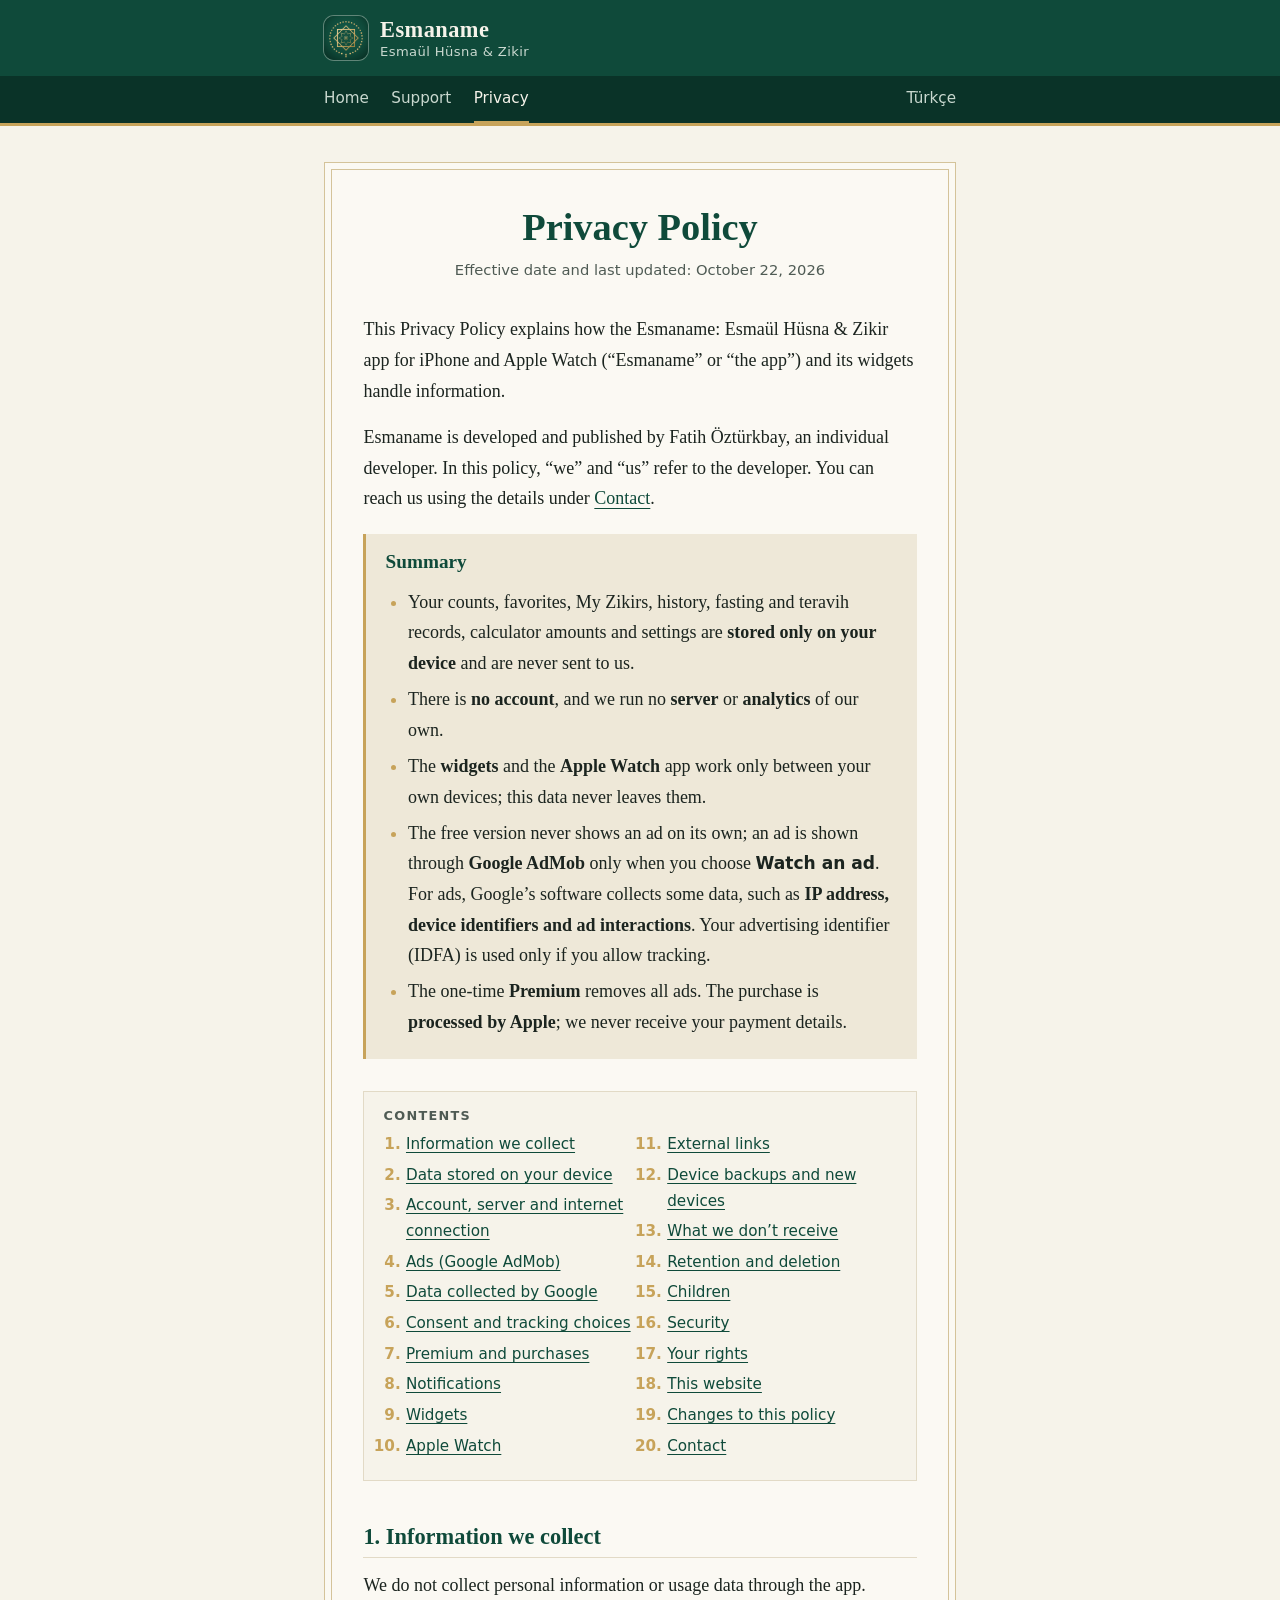
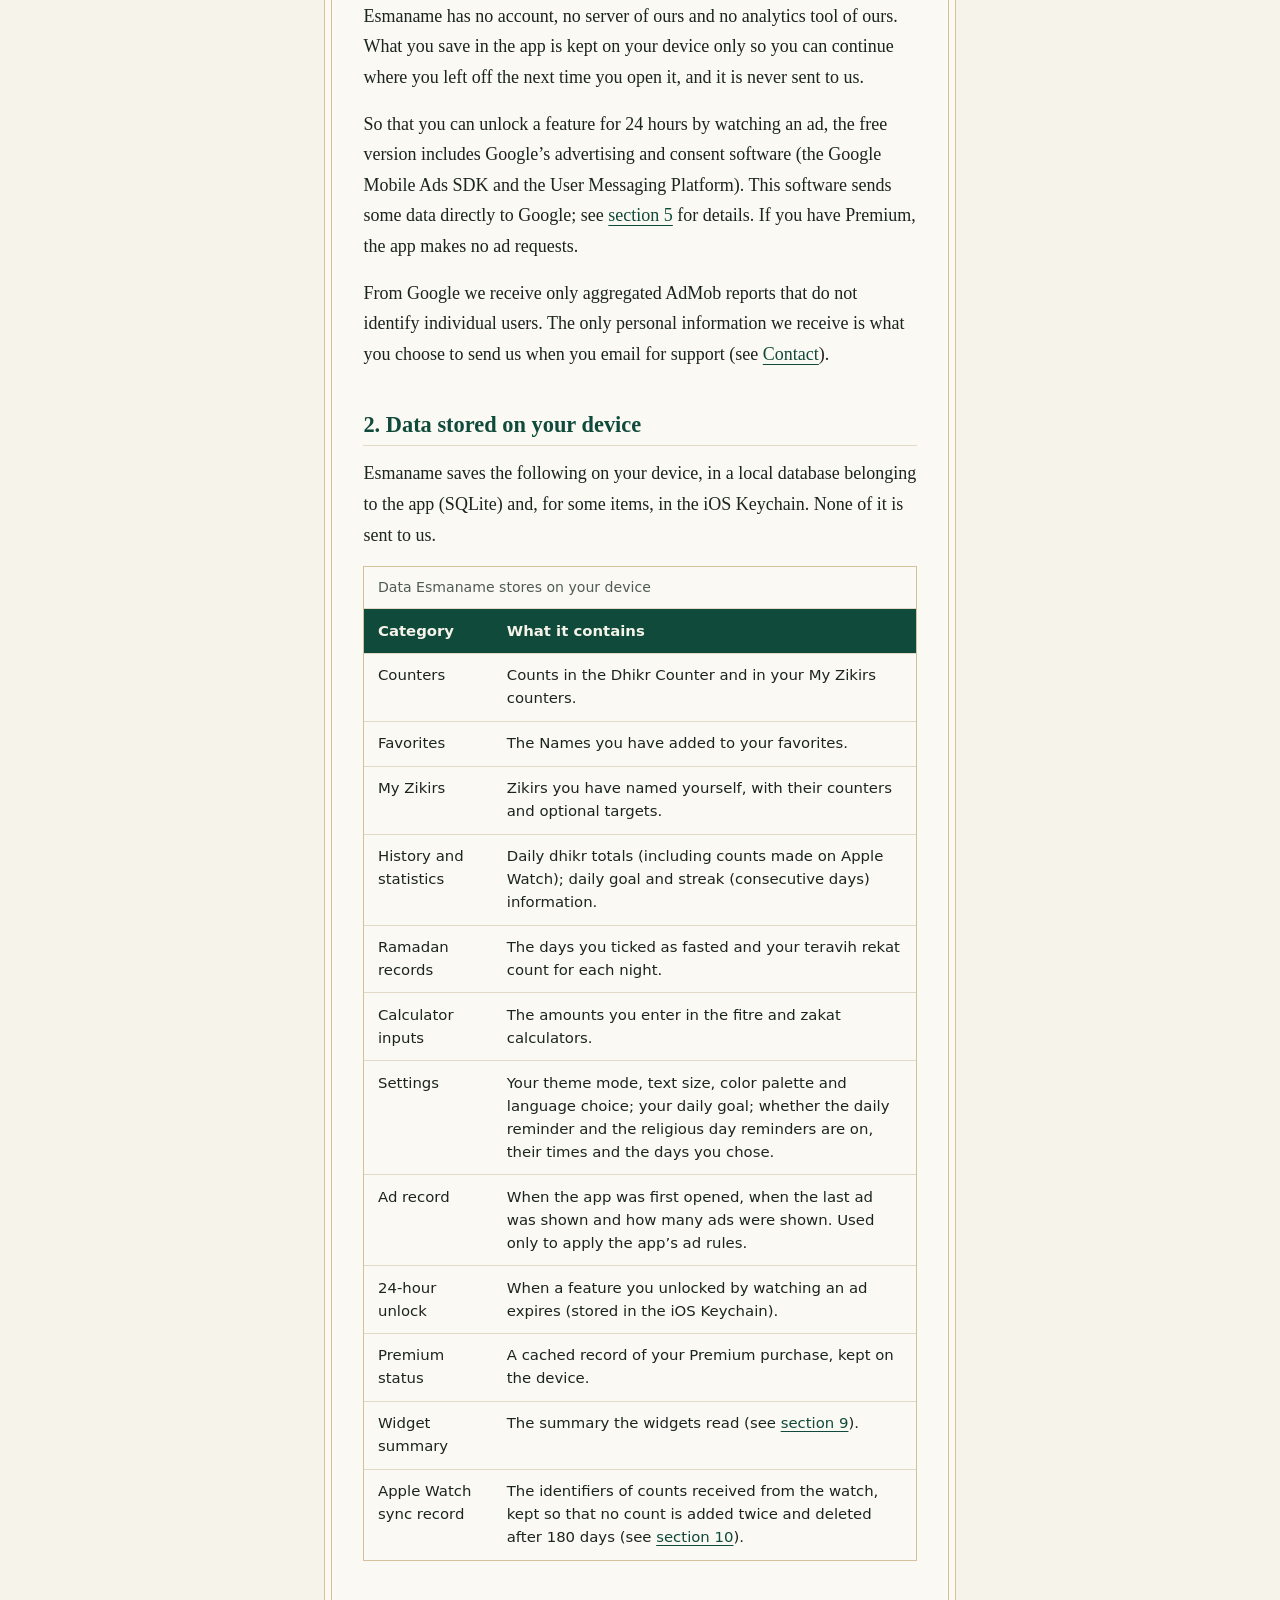
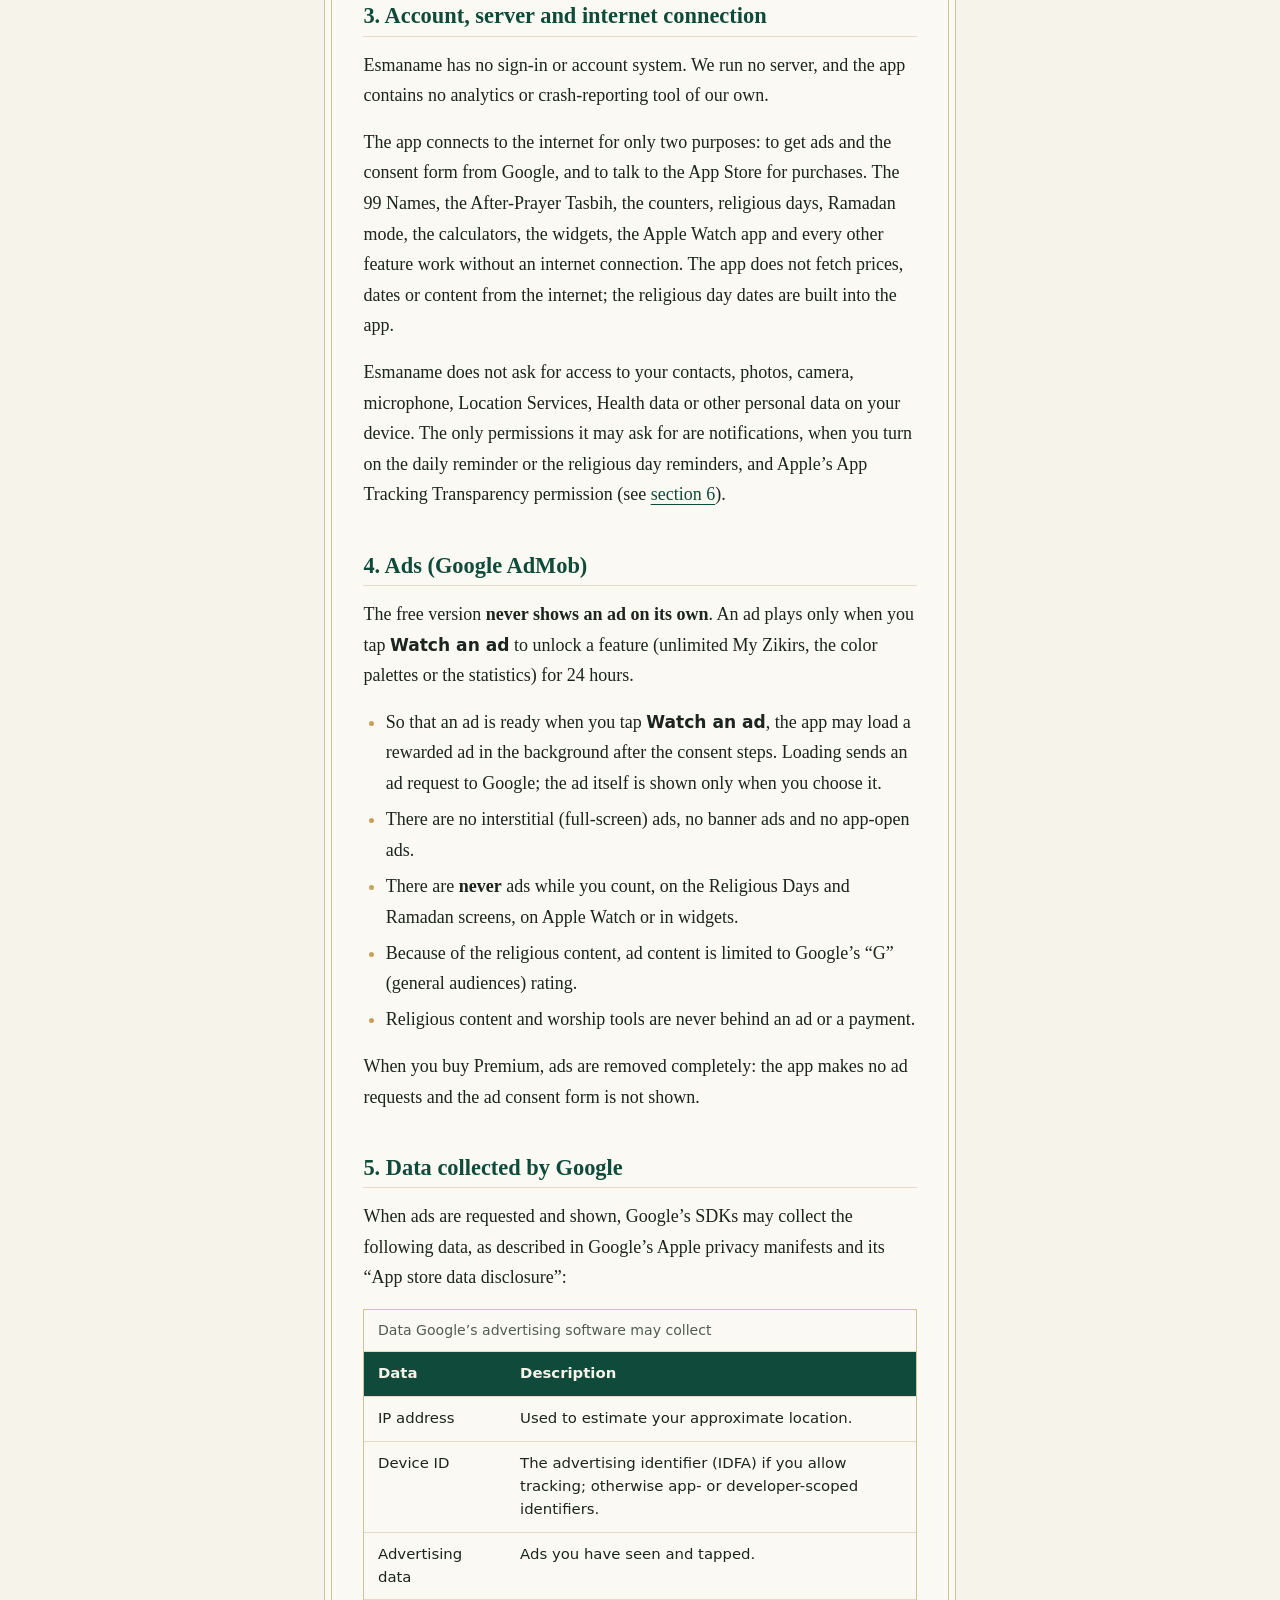
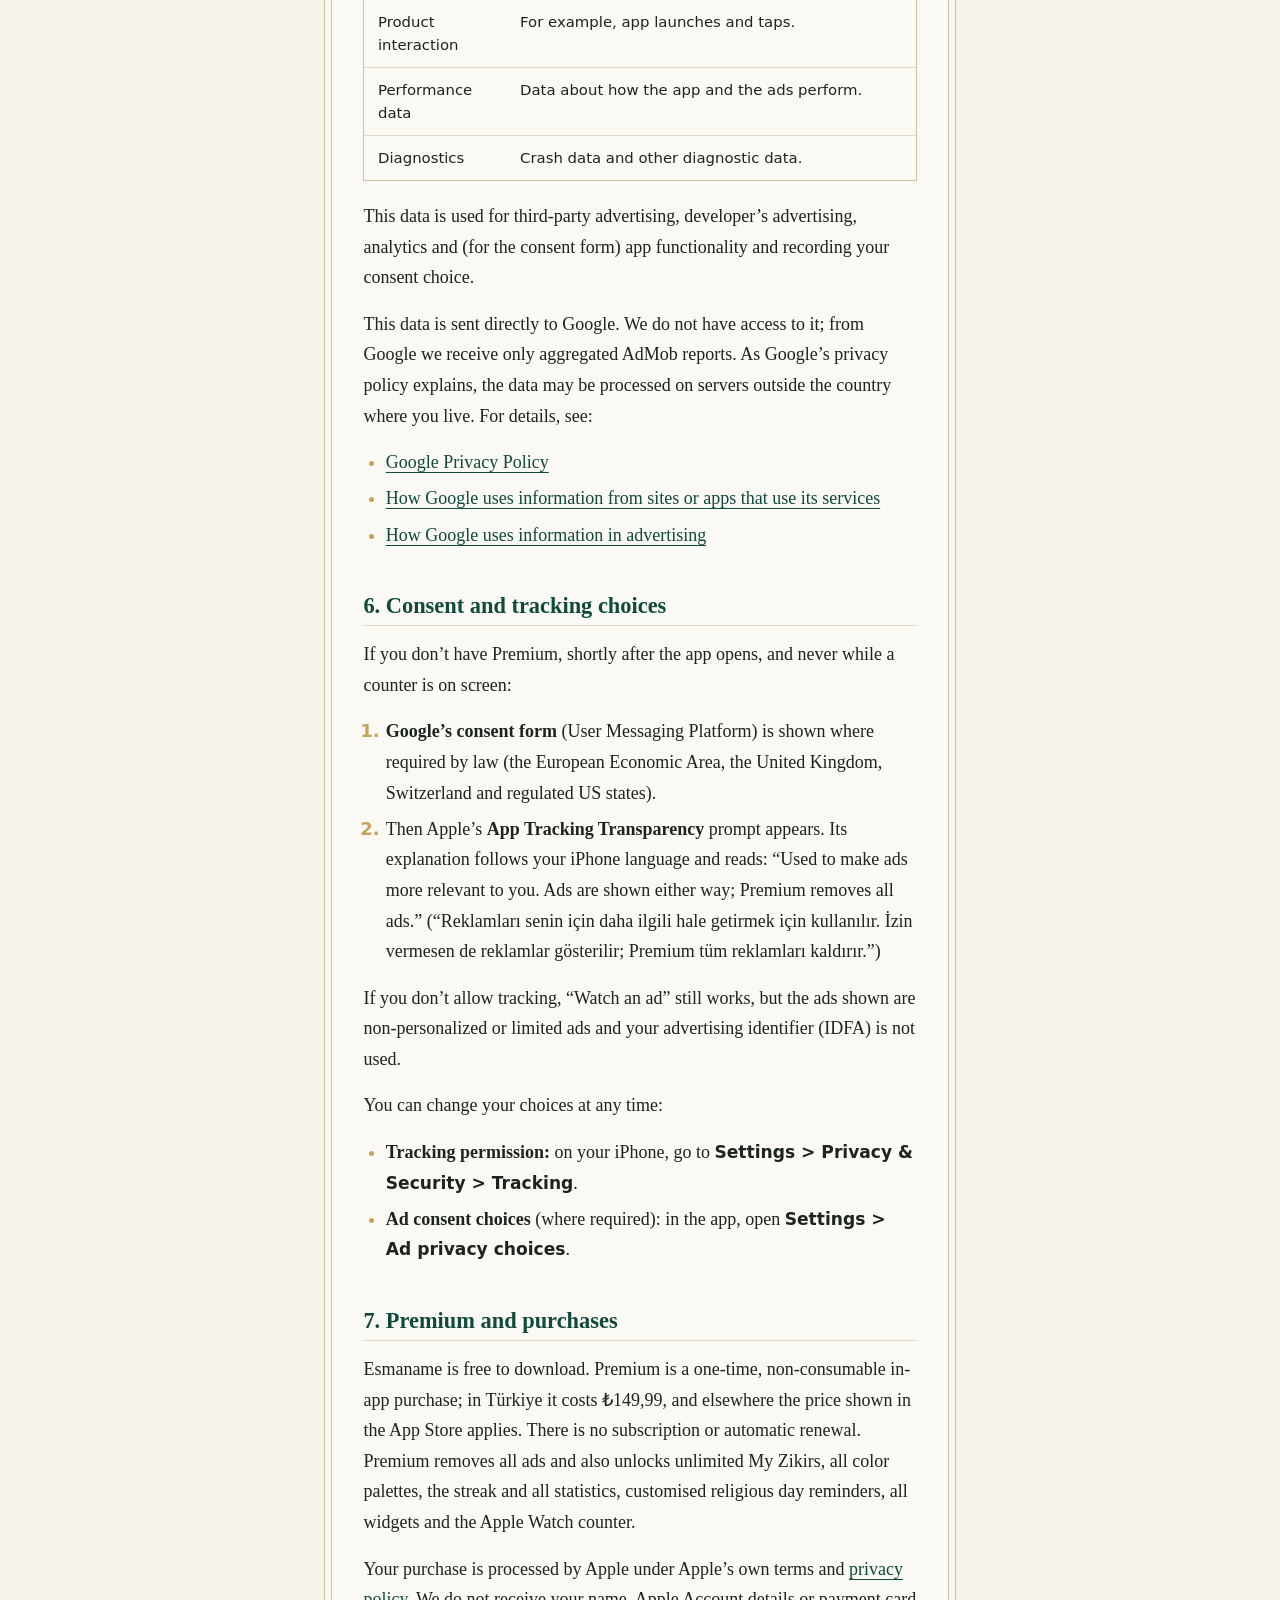
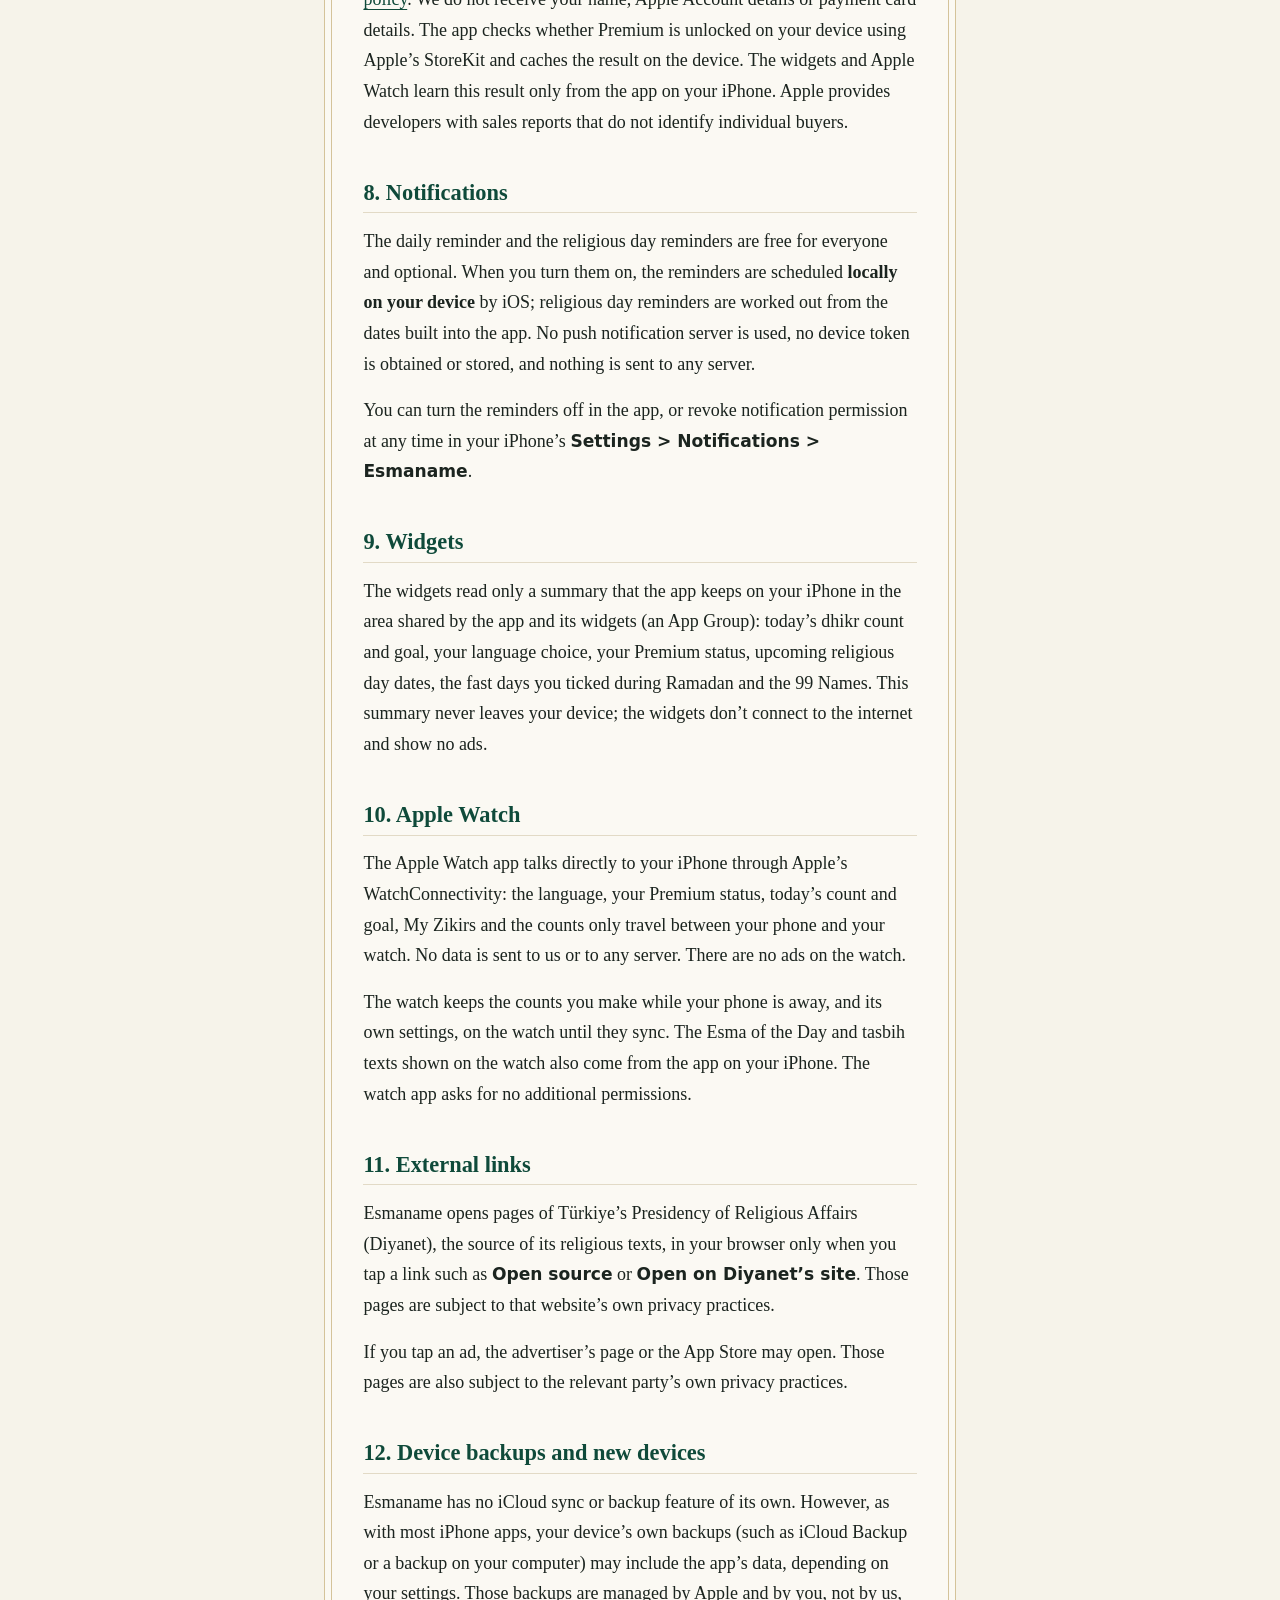
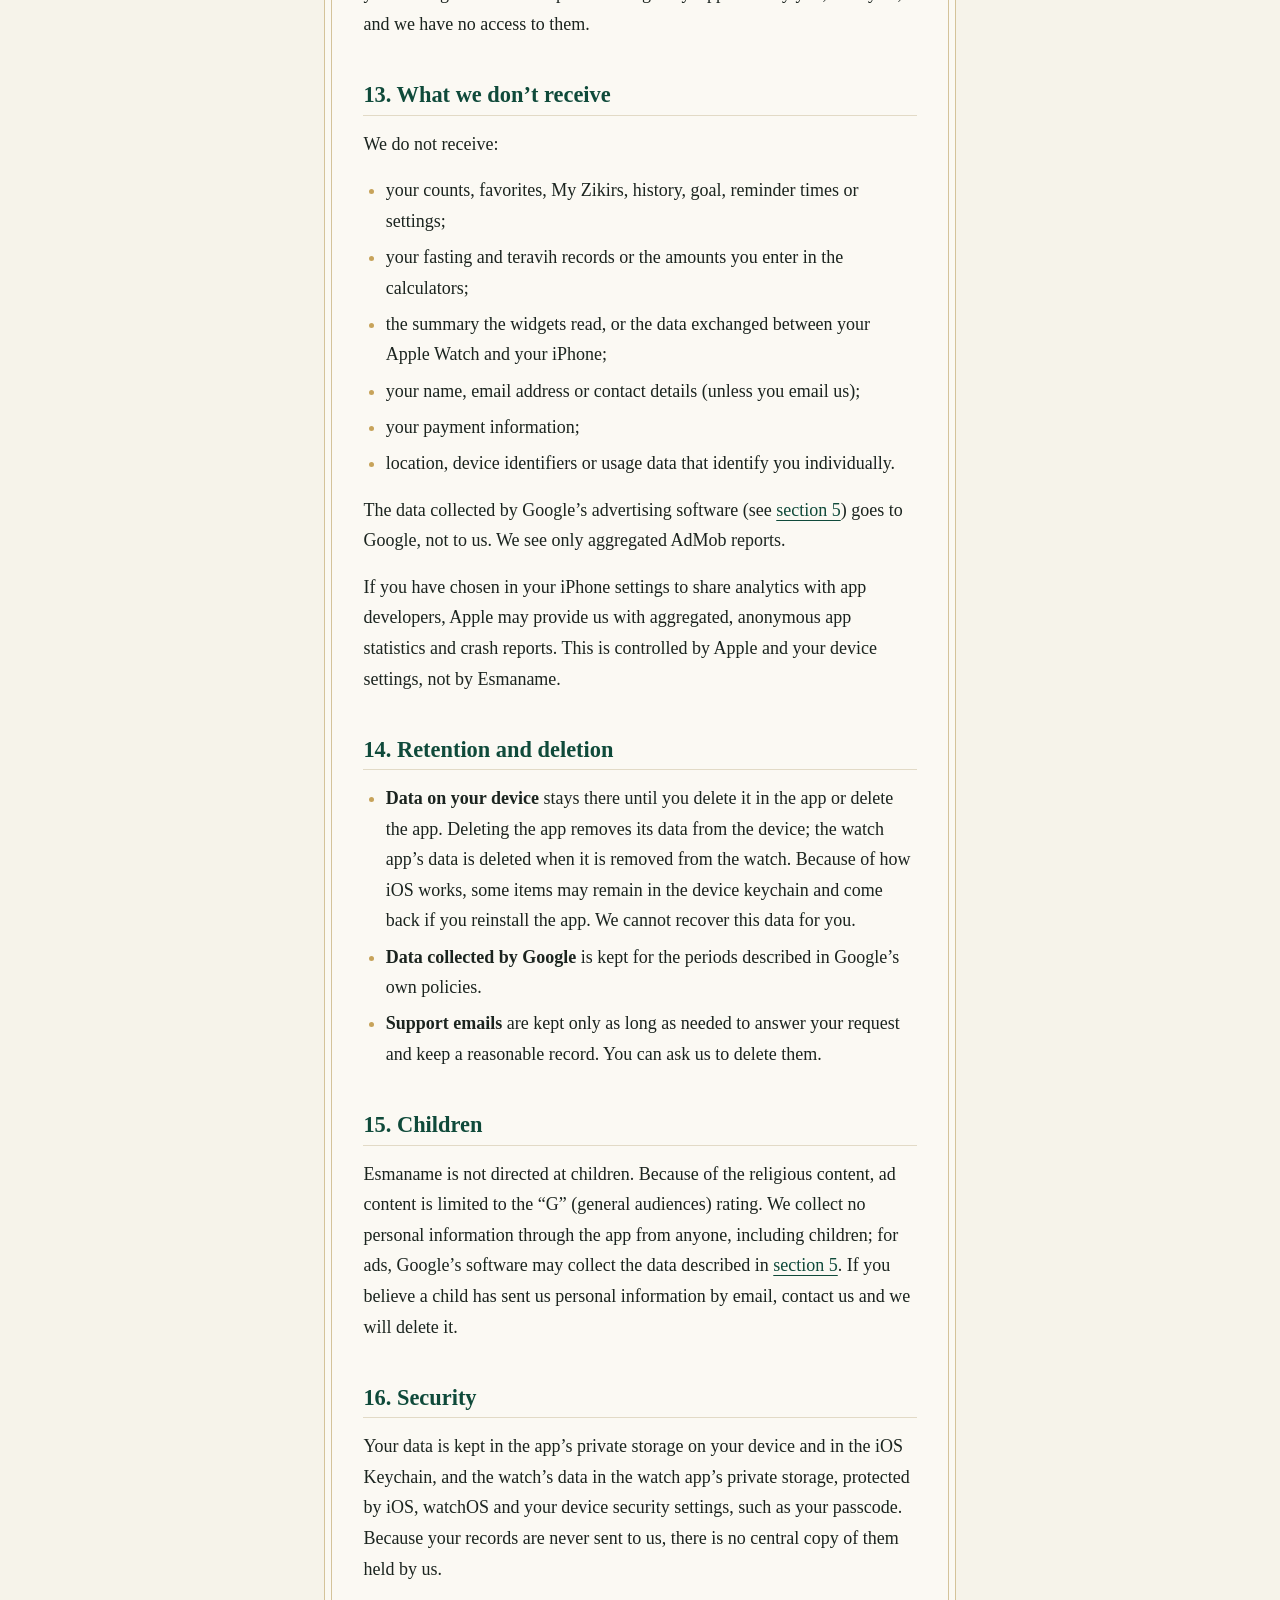
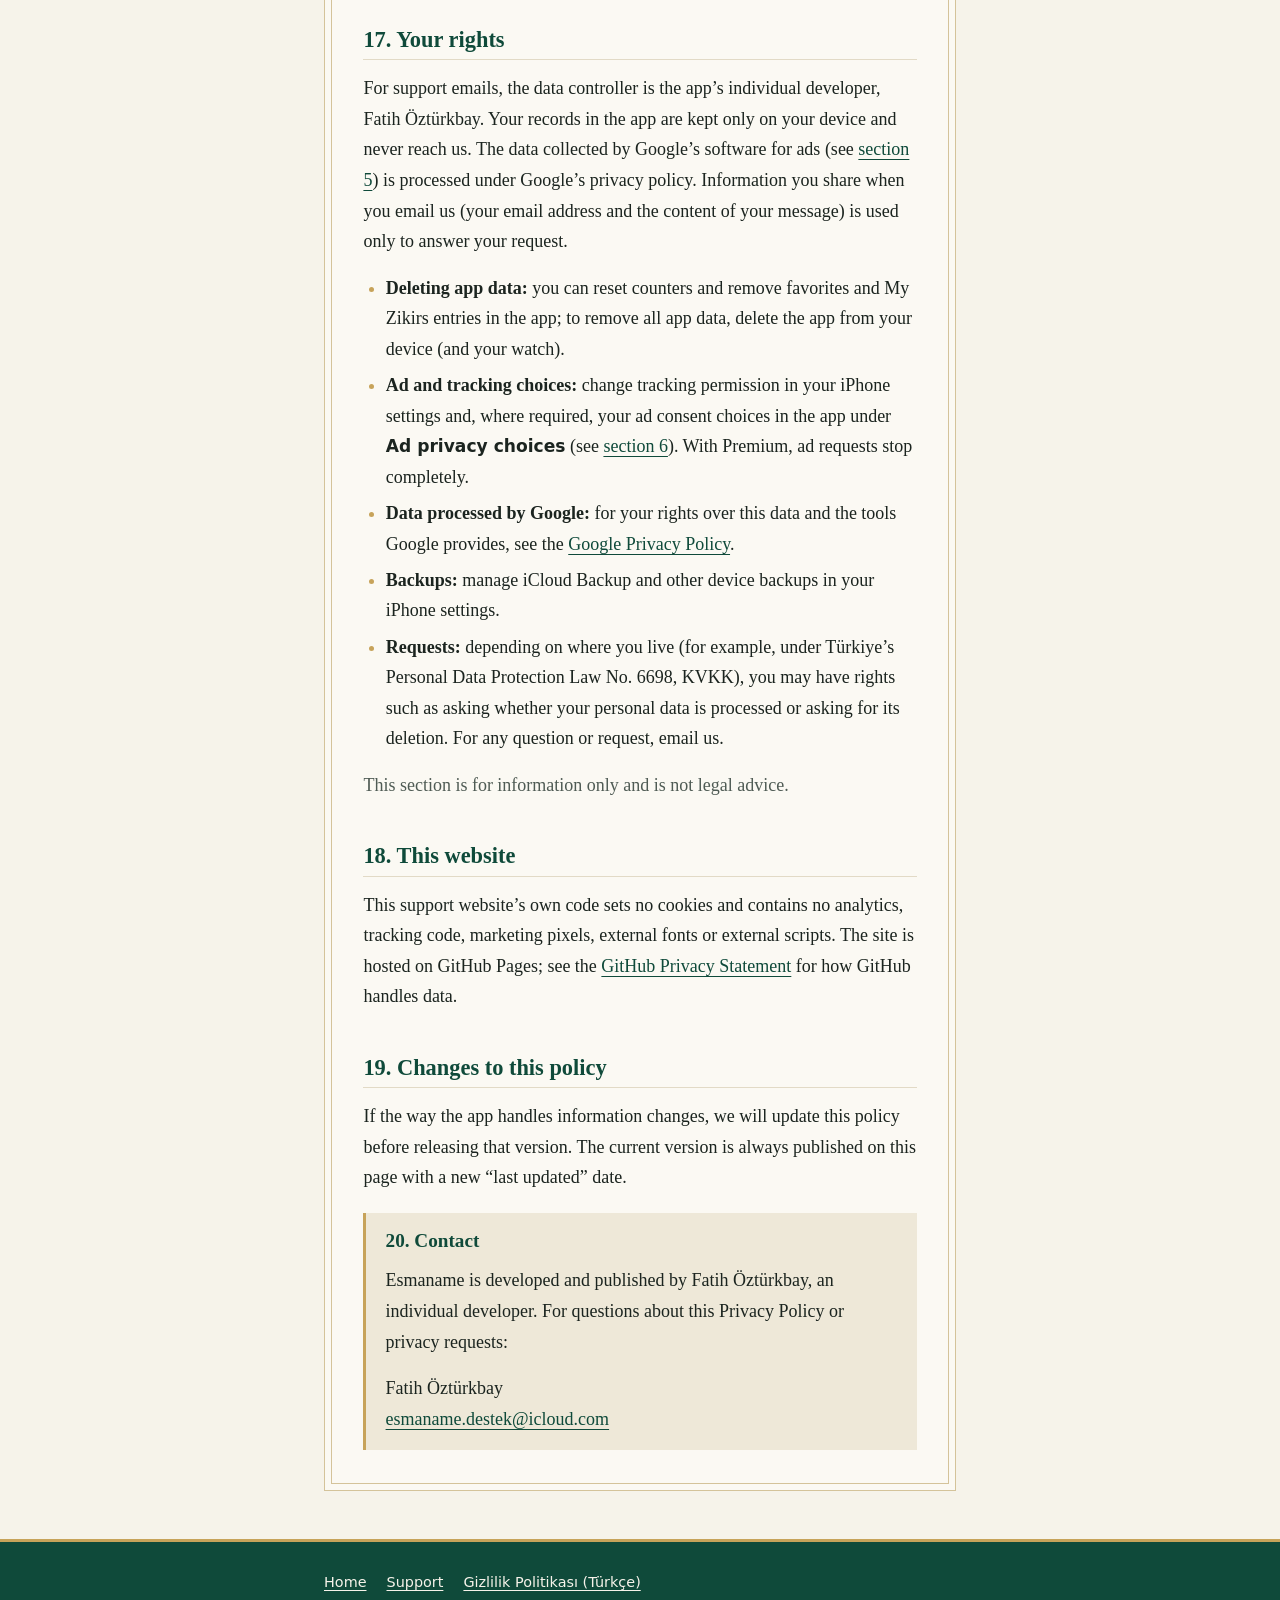
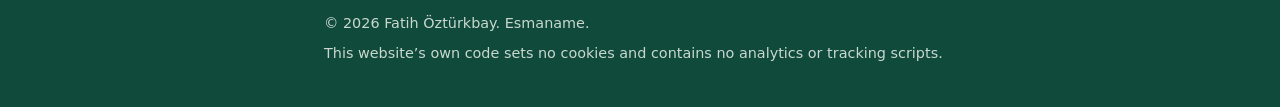
<file: en/privacy/index.html>
<!doctype html>
<html lang="en">
<head>
  <meta charset="utf-8">
  <meta name="viewport" content="width=device-width, initial-scale=1">
  <title>Privacy Policy — Esmaname</title>
  <meta name="description" content="Privacy Policy of Esmaname: Esmaül Hüsna &amp; Zikir. No account and no server; your records are stored only on your device. In the free version an ad is shown through Google AdMob only when you choose to watch one; Premium is ad-free.">
  <link rel="canonical" href="https://ozturkbay.github.io/esmaname-support/en/privacy/">
  <link rel="alternate" hreflang="tr" href="https://ozturkbay.github.io/esmaname-support/gizlilik/">
  <link rel="alternate" hreflang="en" href="https://ozturkbay.github.io/esmaname-support/en/privacy/">
  <link rel="alternate" hreflang="x-default" href="https://ozturkbay.github.io/esmaname-support/gizlilik/">
  <meta name="theme-color" content="#0F4A3A">
  <link rel="icon" type="image/png" sizes="64x64" href="../../assets/images/favicon.png">
  <link rel="apple-touch-icon" href="../../assets/images/apple-touch-icon.png">
  <link rel="stylesheet" href="../../assets/css/styles.css">
</head>
<body>
  <a class="skip" href="#content">Skip to content</a>

  <header class="masthead">
    <div class="wrap masthead-inner">
      <a class="wordmark" href="../">
        <img src="../../assets/images/icon.png" alt="" width="44" height="44">
        <span class="wordmark-text">
          <span class="wordmark-name">Esmaname</span>
          <span class="wordmark-sub" lang="tr">Esmaül Hüsna &amp; Zikir</span>
        </span>
      </a>
    </div>
    <nav class="pagenav" aria-label="Site">
      <div class="wrap">
        <ul>
          <li><a href="../">Home</a></li>
          <li><a href="../support/">Support</a></li>
          <li><a href="./" aria-current="page">Privacy</a></li>
          <li class="lang"><a href="../../gizlilik/" hreflang="tr" lang="tr">Türkçe</a></li>
        </ul>
      </div>
    </nav>
  </header>

  <main id="content">
    <div class="wrap">
      <article class="folio">
        <h1>Privacy Policy</h1>
        <p class="dateline">Effective date and last updated: October 22, 2026</p>

        <p>This Privacy Policy explains how the Esmaname: Esmaül Hüsna &amp; Zikir app for iPhone and Apple Watch (“Esmaname” or “the app”) and its widgets handle information.</p>
        <p>Esmaname is developed and published by Fatih Öztürkbay, an individual developer. In this policy, “we” and “us” refer to the developer. You can reach us using the details under <a href="#contact">Contact</a>.</p>

        <section class="callout" aria-labelledby="summary">
          <h2 id="summary">Summary</h2>
          <ul>
            <li>Your counts, favorites, My Zikirs, history, fasting and teravih records, calculator amounts and settings are <strong>stored only on your device</strong> and are never sent to us.</li>
            <li>There is <strong>no account</strong>, and we run no <strong>server</strong> or <strong>analytics</strong> of our own.</li>
            <li>The <strong>widgets</strong> and the <strong>Apple Watch</strong> app work only between your own devices; this data never leaves them.</li>
            <li>The free version never shows an ad on its own; an ad is shown through <strong>Google AdMob</strong> only when you choose <span class="path">Watch an ad</span>. For ads, Google’s software collects some data, such as <strong>IP address, device identifiers and ad interactions</strong>. Your advertising identifier (IDFA) is used only if you allow tracking.</li>
            <li>The one-time <strong>Premium</strong> removes all ads. The purchase is <strong>processed by Apple</strong>; we never receive your payment details.</li>
          </ul>
        </section>

        <nav class="contents" aria-labelledby="toc-title">
          <h2 id="toc-title">Contents</h2>
          <ol>
            <li><a href="#information">Information we collect</a></li>
            <li><a href="#local-data">Data stored on your device</a></li>
            <li><a href="#no-network">Account, server and internet connection</a></li>
            <li><a href="#ads">Ads (Google AdMob)</a></li>
            <li><a href="#google-data">Data collected by Google</a></li>
            <li><a href="#consent">Consent and tracking choices</a></li>
            <li><a href="#purchase">Premium and purchases</a></li>
            <li><a href="#notifications">Notifications</a></li>
            <li><a href="#widgets">Widgets</a></li>
            <li><a href="#watch">Apple Watch</a></li>
            <li><a href="#links">External links</a></li>
            <li><a href="#backups">Device backups and new devices</a></li>
            <li><a href="#not-received">What we don’t receive</a></li>
            <li><a href="#retention">Retention and deletion</a></li>
            <li><a href="#children">Children</a></li>
            <li><a href="#security">Security</a></li>
            <li><a href="#rights">Your rights</a></li>
            <li><a href="#website">This website</a></li>
            <li><a href="#changes">Changes to this policy</a></li>
            <li><a href="#contact">Contact</a></li>
          </ol>
        </nav>

        <section aria-labelledby="information">
          <h2 id="information">1. Information we collect</h2>
          <p>We do not collect personal information or usage data through the app. Esmaname has no account, no server of ours and no analytics tool of ours. What you save in the app is kept on your device only so you can continue where you left off the next time you open it, and it is never sent to us.</p>
          <p>So that you can unlock a feature for 24 hours by watching an ad, the free version includes Google’s advertising and consent software (the Google Mobile Ads SDK and the User Messaging Platform). This software sends some data directly to Google; see <a href="#google-data">section 5</a> for details. If you have Premium, the app makes no ad requests.</p>
          <p>From Google we receive only aggregated AdMob reports that do not identify individual users. The only personal information we receive is what you choose to send us when you email for support (see <a href="#contact">Contact</a>).</p>
        </section>

        <section aria-labelledby="local-data">
          <h2 id="local-data">2. Data stored on your device</h2>
          <p>Esmaname saves the following on your device, in a local database belonging to the app (SQLite) and, for some items, in the iOS Keychain. None of it is sent to us.</p>
          <div class="table-wrap">
            <table>
              <caption>Data Esmaname stores on your device</caption>
              <thead>
                <tr><th scope="col">Category</th><th scope="col">What it contains</th></tr>
              </thead>
              <tbody>
                <tr><td>Counters</td><td>Counts in the Dhikr Counter and in your My Zikirs counters.</td></tr>
                <tr><td>Favorites</td><td>The Names you have added to your favorites.</td></tr>
                <tr><td>My Zikirs</td><td>Zikirs you have named yourself, with their counters and optional targets.</td></tr>
                <tr><td>History and statistics</td><td>Daily dhikr totals (including counts made on Apple Watch); daily goal and streak (consecutive days) information.</td></tr>
                <tr><td>Ramadan records</td><td>The days you ticked as fasted and your teravih rekat count for each night.</td></tr>
                <tr><td>Calculator inputs</td><td>The amounts you enter in the fitre and zakat calculators.</td></tr>
                <tr><td>Settings</td><td>Your theme mode, text size, color palette and language choice; your daily goal; whether the daily reminder and the religious day reminders are on, their times and the days you chose.</td></tr>
                <tr><td>Ad record</td><td>When the app was first opened, when the last ad was shown and how many ads were shown. Used only to apply the app’s ad rules.</td></tr>
                <tr><td>24-hour unlock</td><td>When a feature you unlocked by watching an ad expires (stored in the iOS Keychain).</td></tr>
                <tr><td>Premium status</td><td>A cached record of your Premium purchase, kept on the device.</td></tr>
                <tr><td>Widget summary</td><td>The summary the widgets read (see <a href="#widgets">section 9</a>).</td></tr>
                <tr><td>Apple Watch sync record</td><td>The identifiers of counts received from the watch, kept so that no count is added twice and deleted after 180 days (see <a href="#watch">section 10</a>).</td></tr>
              </tbody>
            </table>
          </div>
        </section>

        <section aria-labelledby="no-network">
          <h2 id="no-network">3. Account, server and internet connection</h2>
          <p>Esmaname has no sign-in or account system. We run no server, and the app contains no analytics or crash-reporting tool of our own.</p>
          <p>The app connects to the internet for only two purposes: to get ads and the consent form from Google, and to talk to the App Store for purchases. The 99 Names, the After-Prayer Tasbih, the counters, religious days, Ramadan mode, the calculators, the widgets, the Apple Watch app and every other feature work without an internet connection. The app does not fetch prices, dates or content from the internet; the religious day dates are built into the app.</p>
          <p>Esmaname does not ask for access to your contacts, photos, camera, microphone, Location Services, Health data or other personal data on your device. The only permissions it may ask for are notifications, when you turn on the daily reminder or the religious day reminders, and Apple’s App Tracking Transparency permission (see <a href="#consent">section 6</a>).</p>
        </section>

        <section aria-labelledby="ads">
          <h2 id="ads">4. Ads (Google AdMob)</h2>
          <p>The free version <strong>never shows an ad on its own</strong>. An ad plays only when you tap <span class="path">Watch an ad</span> to unlock a feature (unlimited My Zikirs, the color palettes or the statistics) for 24 hours.</p>
          <ul>
            <li>So that an ad is ready when you tap <span class="path">Watch an ad</span>, the app may load a rewarded ad in the background after the consent steps. Loading sends an ad request to Google; the ad itself is shown only when you choose it.</li>
            <li>There are no interstitial (full-screen) ads, no banner ads and no app-open ads.</li>
            <li>There are <strong>never</strong> ads while you count, on the Religious Days and Ramadan screens, on Apple Watch or in widgets.</li>
            <li>Because of the religious content, ad content is limited to Google’s “G” (general audiences) rating.</li>
            <li>Religious content and worship tools are never behind an ad or a payment.</li>
          </ul>
          <p>When you buy Premium, ads are removed completely: the app makes no ad requests and the ad consent form is not shown.</p>
        </section>

        <section aria-labelledby="google-data">
          <h2 id="google-data">5. Data collected by Google</h2>
          <p>When ads are requested and shown, Google’s SDKs may collect the following data, as described in Google’s Apple privacy manifests and its “App store data disclosure”:</p>
          <div class="table-wrap">
            <table>
              <caption>Data Google’s advertising software may collect</caption>
              <thead>
                <tr><th scope="col">Data</th><th scope="col">Description</th></tr>
              </thead>
              <tbody>
                <tr><td>IP address</td><td>Used to estimate your approximate location.</td></tr>
                <tr><td>Device ID</td><td>The advertising identifier (IDFA) if you allow tracking; otherwise app- or developer-scoped identifiers.</td></tr>
                <tr><td>Advertising data</td><td>Ads you have seen and tapped.</td></tr>
                <tr><td>Product interaction</td><td>For example, app launches and taps.</td></tr>
                <tr><td>Performance data</td><td>Data about how the app and the ads perform.</td></tr>
                <tr><td>Diagnostics</td><td>Crash data and other diagnostic data.</td></tr>
              </tbody>
            </table>
          </div>
          <p>This data is used for third-party advertising, developer’s advertising, analytics and (for the consent form) app functionality and recording your consent choice.</p>
          <p>This data is sent directly to Google. We do not have access to it; from Google we receive only aggregated AdMob reports. As Google’s privacy policy explains, the data may be processed on servers outside the country where you live. For details, see:</p>
          <ul>
            <li><a href="https://policies.google.com/privacy">Google Privacy Policy</a></li>
            <li><a href="https://policies.google.com/technologies/partner-sites">How Google uses information from sites or apps that use its services</a></li>
            <li><a href="https://policies.google.com/technologies/ads">How Google uses information in advertising</a></li>
          </ul>
        </section>

        <section aria-labelledby="consent">
          <h2 id="consent">6. Consent and tracking choices</h2>
          <p>If you don’t have Premium, shortly after the app opens, and never while a counter is on screen:</p>
          <ol>
            <li><strong>Google’s consent form</strong> (User Messaging Platform) is shown where required by law (the European Economic Area, the United Kingdom, Switzerland and regulated US states).</li>
            <li>Then Apple’s <strong>App Tracking Transparency</strong> prompt appears. Its explanation follows your iPhone language and reads: “Used to make ads more relevant to you. Ads are shown either way; Premium removes all ads.” (<span lang="tr">“Reklamları senin için daha ilgili hale getirmek için kullanılır. İzin vermesen de reklamlar gösterilir; Premium tüm reklamları kaldırır.”</span>)</li>
          </ol>
          <p>If you don’t allow tracking, “Watch an ad” still works, but the ads shown are non-personalized or limited ads and your advertising identifier (IDFA) is not used.</p>
          <p>You can change your choices at any time:</p>
          <ul>
            <li><strong>Tracking permission:</strong> on your iPhone, go to <span class="path">Settings &gt; Privacy &amp; Security &gt; Tracking</span>.</li>
            <li><strong>Ad consent choices</strong> (where required): in the app, open <span class="path">Settings &gt; Ad privacy choices</span>.</li>
          </ul>
        </section>

        <section aria-labelledby="purchase">
          <h2 id="purchase">7. Premium and purchases</h2>
          <p>Esmaname is free to download. Premium is a one-time, non-consumable in-app purchase; in Türkiye it costs ₺149,99, and elsewhere the price shown in the App Store applies. There is no subscription or automatic renewal. Premium removes all ads and also unlocks unlimited My Zikirs, all color palettes, the streak and all statistics, customised religious day reminders, all widgets and the Apple Watch counter.</p>
          <p>Your purchase is processed by Apple under Apple’s own terms and <a href="https://www.apple.com/legal/privacy/">privacy policy</a>. We do not receive your name, Apple Account details or payment card details. The app checks whether Premium is unlocked on your device using Apple’s StoreKit and caches the result on the device. The widgets and Apple Watch learn this result only from the app on your iPhone. Apple provides developers with sales reports that do not identify individual buyers.</p>
        </section>

        <section aria-labelledby="notifications">
          <h2 id="notifications">8. Notifications</h2>
          <p>The daily reminder and the religious day reminders are free for everyone and optional. When you turn them on, the reminders are scheduled <strong>locally on your device</strong> by iOS; religious day reminders are worked out from the dates built into the app. No push notification server is used, no device token is obtained or stored, and nothing is sent to any server.</p>
          <p>You can turn the reminders off in the app, or revoke notification permission at any time in your iPhone’s <span class="path">Settings &gt; Notifications &gt; Esmaname</span>.</p>
        </section>

        <section aria-labelledby="widgets">
          <h2 id="widgets">9. Widgets</h2>
          <p>The widgets read only a summary that the app keeps on your iPhone in the area shared by the app and its widgets (an App Group): today’s dhikr count and goal, your language choice, your Premium status, upcoming religious day dates, the fast days you ticked during Ramadan and the 99 Names. This summary never leaves your device; the widgets don’t connect to the internet and show no ads.</p>
        </section>

        <section aria-labelledby="watch">
          <h2 id="watch">10. Apple Watch</h2>
          <p>The Apple Watch app talks directly to your iPhone through Apple’s WatchConnectivity: the language, your Premium status, today’s count and goal, My Zikirs and the counts only travel between your phone and your watch. No data is sent to us or to any server. There are no ads on the watch.</p>
          <p>The watch keeps the counts you make while your phone is away, and its own settings, on the watch until they sync. The Esma of the Day and tasbih texts shown on the watch also come from the app on your iPhone. The watch app asks for no additional permissions.</p>
        </section>

        <section aria-labelledby="links">
          <h2 id="links">11. External links</h2>
          <p>Esmaname opens pages of Türkiye’s Presidency of Religious Affairs (Diyanet), the source of its religious texts, in your browser only when you tap a link such as <span class="path">Open source</span> or <span class="path">Open on Diyanet’s site</span>. Those pages are subject to that website’s own privacy practices.</p>
          <p>If you tap an ad, the advertiser’s page or the App Store may open. Those pages are also subject to the relevant party’s own privacy practices.</p>
        </section>

        <section aria-labelledby="backups">
          <h2 id="backups">12. Device backups and new devices</h2>
          <p>Esmaname has no iCloud sync or backup feature of its own. However, as with most iPhone apps, your device’s own backups (such as iCloud Backup or a backup on your computer) may include the app’s data, depending on your settings. Those backups are managed by Apple and by you, not by us, and we have no access to them.</p>
        </section>

        <section aria-labelledby="not-received">
          <h2 id="not-received">13. What we don’t receive</h2>
          <p>We do not receive:</p>
          <ul>
            <li>your counts, favorites, My Zikirs, history, goal, reminder times or settings;</li>
            <li>your fasting and teravih records or the amounts you enter in the calculators;</li>
            <li>the summary the widgets read, or the data exchanged between your Apple Watch and your iPhone;</li>
            <li>your name, email address or contact details (unless you email us);</li>
            <li>your payment information;</li>
            <li>location, device identifiers or usage data that identify you individually.</li>
          </ul>
          <p>The data collected by Google’s advertising software (see <a href="#google-data">section 5</a>) goes to Google, not to us. We see only aggregated AdMob reports.</p>
          <p>If you have chosen in your iPhone settings to share analytics with app developers, Apple may provide us with aggregated, anonymous app statistics and crash reports. This is controlled by Apple and your device settings, not by Esmaname.</p>
        </section>

        <section aria-labelledby="retention">
          <h2 id="retention">14. Retention and deletion</h2>
          <ul>
            <li><strong>Data on your device</strong> stays there until you delete it in the app or delete the app. Deleting the app removes its data from the device; the watch app’s data is deleted when it is removed from the watch. Because of how iOS works, some items may remain in the device keychain and come back if you reinstall the app. We cannot recover this data for you.</li>
            <li><strong>Data collected by Google</strong> is kept for the periods described in Google’s own policies.</li>
            <li><strong>Support emails</strong> are kept only as long as needed to answer your request and keep a reasonable record. You can ask us to delete them.</li>
          </ul>
        </section>

        <section aria-labelledby="children">
          <h2 id="children">15. Children</h2>
          <p>Esmaname is not directed at children. Because of the religious content, ad content is limited to the “G” (general audiences) rating. We collect no personal information through the app from anyone, including children; for ads, Google’s software may collect the data described in <a href="#google-data">section 5</a>. If you believe a child has sent us personal information by email, contact us and we will delete it.</p>
        </section>

        <section aria-labelledby="security">
          <h2 id="security">16. Security</h2>
          <p>Your data is kept in the app’s private storage on your device and in the iOS Keychain, and the watch’s data in the watch app’s private storage, protected by iOS, watchOS and your device security settings, such as your passcode. Because your records are never sent to us, there is no central copy of them held by us.</p>
        </section>

        <section aria-labelledby="rights">
          <h2 id="rights">17. Your rights</h2>
          <p>For support emails, the data controller is the app’s individual developer, Fatih Öztürkbay. Your records in the app are kept only on your device and never reach us. The data collected by Google’s software for ads (see <a href="#google-data">section 5</a>) is processed under Google’s privacy policy. Information you share when you email us (your email address and the content of your message) is used only to answer your request.</p>
          <ul>
            <li><strong>Deleting app data:</strong> you can reset counters and remove favorites and My Zikirs entries in the app; to remove all app data, delete the app from your device (and your watch).</li>
            <li><strong>Ad and tracking choices:</strong> change tracking permission in your iPhone settings and, where required, your ad consent choices in the app under <span class="path">Ad privacy choices</span> (see <a href="#consent">section 6</a>). With Premium, ad requests stop completely.</li>
            <li><strong>Data processed by Google:</strong> for your rights over this data and the tools Google provides, see the <a href="https://policies.google.com/privacy">Google Privacy Policy</a>.</li>
            <li><strong>Backups:</strong> manage iCloud Backup and other device backups in your iPhone settings.</li>
            <li><strong>Requests:</strong> depending on where you live (for example, under Türkiye’s Personal Data Protection Law No. 6698, KVKK), you may have rights such as asking whether your personal data is processed or asking for its deletion. For any question or request, email us.</li>
          </ul>
          <p class="soft">This section is for information only and is not legal advice.</p>
        </section>

        <section aria-labelledby="website">
          <h2 id="website">18. This website</h2>
          <p>This support website’s own code sets no cookies and contains no analytics, tracking code, marketing pixels, external fonts or external scripts. The site is hosted on GitHub Pages; see the <a href="https://docs.github.com/en/site-policy/privacy-policies/github-general-privacy-statement">GitHub Privacy Statement</a> for how GitHub handles data.</p>
        </section>

        <section aria-labelledby="changes">
          <h2 id="changes">19. Changes to this policy</h2>
          <p>If the way the app handles information changes, we will update this policy before releasing that version. The current version is always published on this page with a new “last updated” date.</p>
        </section>

        <section class="callout" aria-labelledby="contact">
          <h2 id="contact">20. Contact</h2>
          <p>Esmaname is developed and published by Fatih Öztürkbay, an individual developer. For questions about this Privacy Policy or privacy requests:</p>
          <p>Fatih Öztürkbay<br>
            <a href="mailto:esmaname.destek@icloud.com">esmaname.destek@icloud.com</a></p>
        </section>
      </article>
    </div>
  </main>

  <footer class="colophon">
    <div class="wrap">
      <ul>
        <li><a href="../">Home</a></li>
        <li><a href="../support/">Support</a></li>
        <li><a href="../../gizlilik/" hreflang="tr" lang="tr">Gizlilik Politikası (Türkçe)</a></li>
      </ul>
      <p>&copy; 2026 Fatih Öztürkbay. Esmaname.</p>
      <p>This website’s own code sets no cookies and contains no analytics or tracking scripts.</p>
    </div>
  </footer>
</body>
</html>
</file>
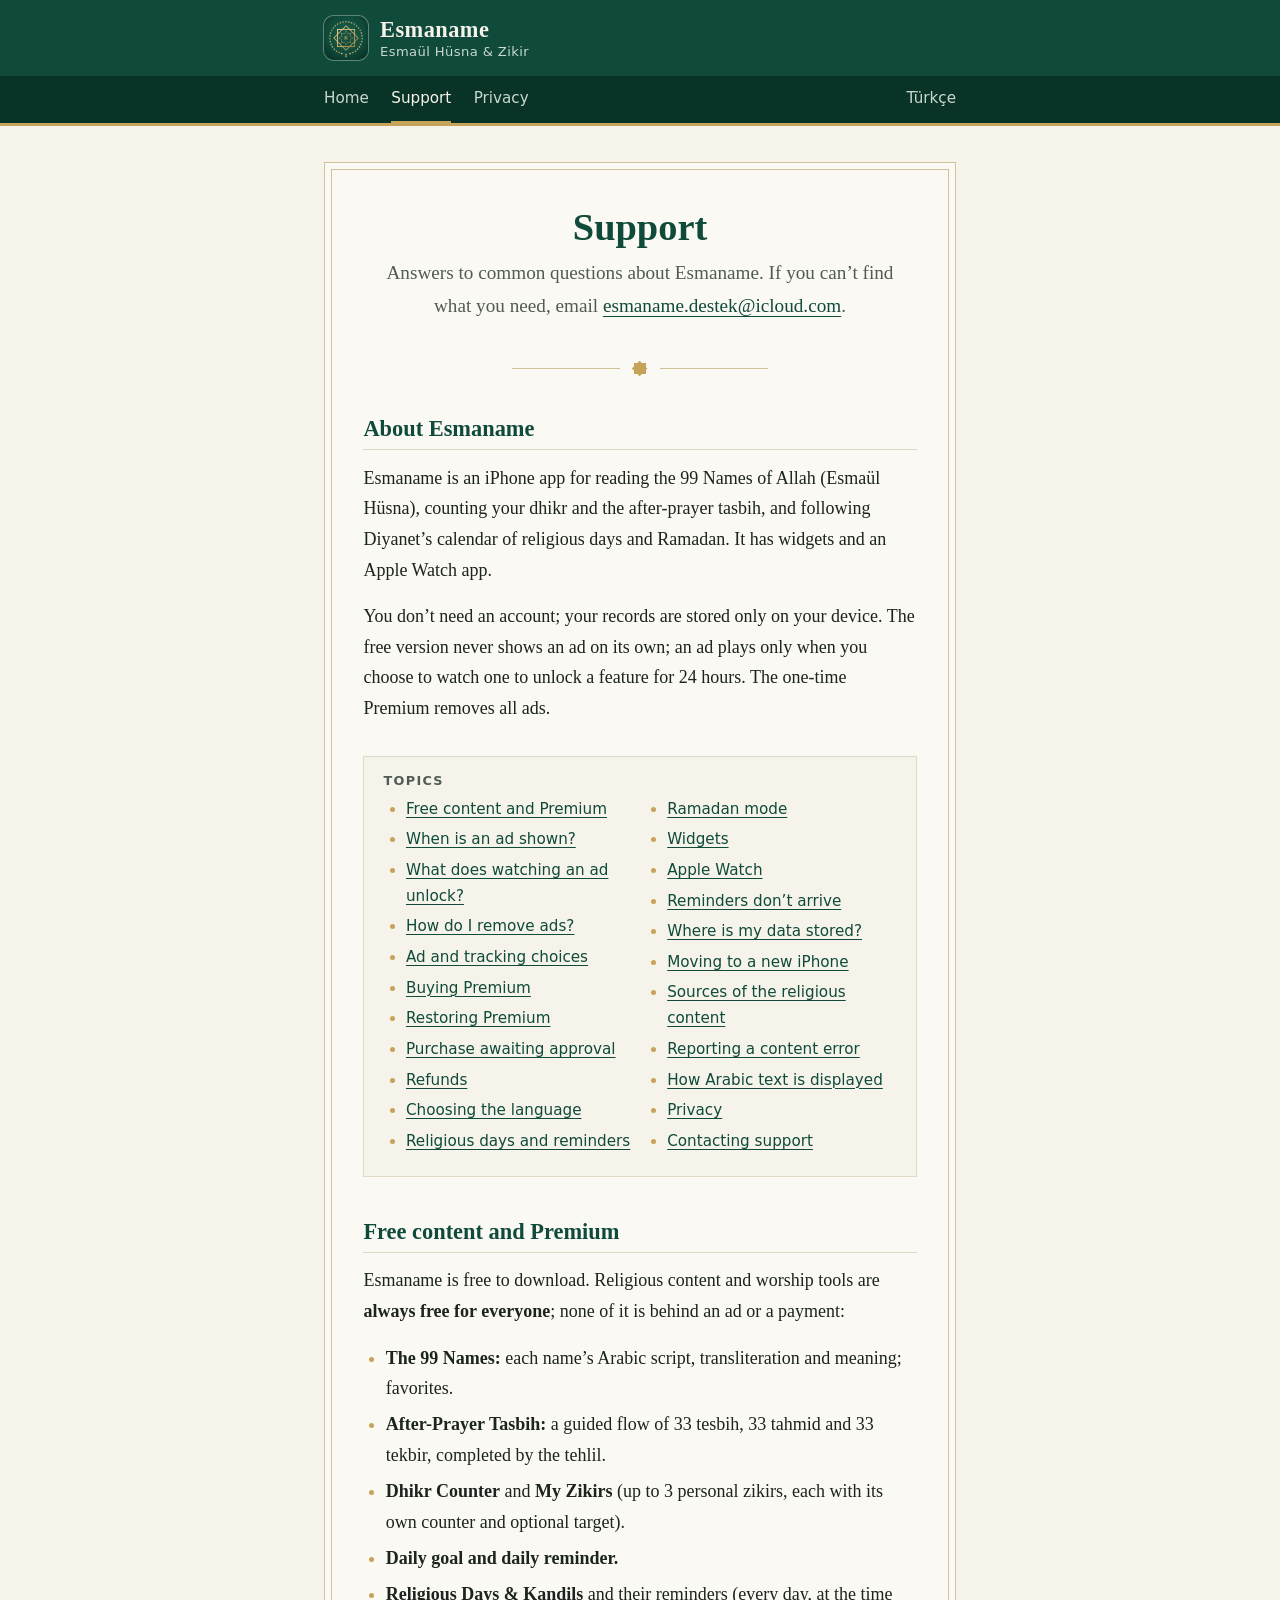
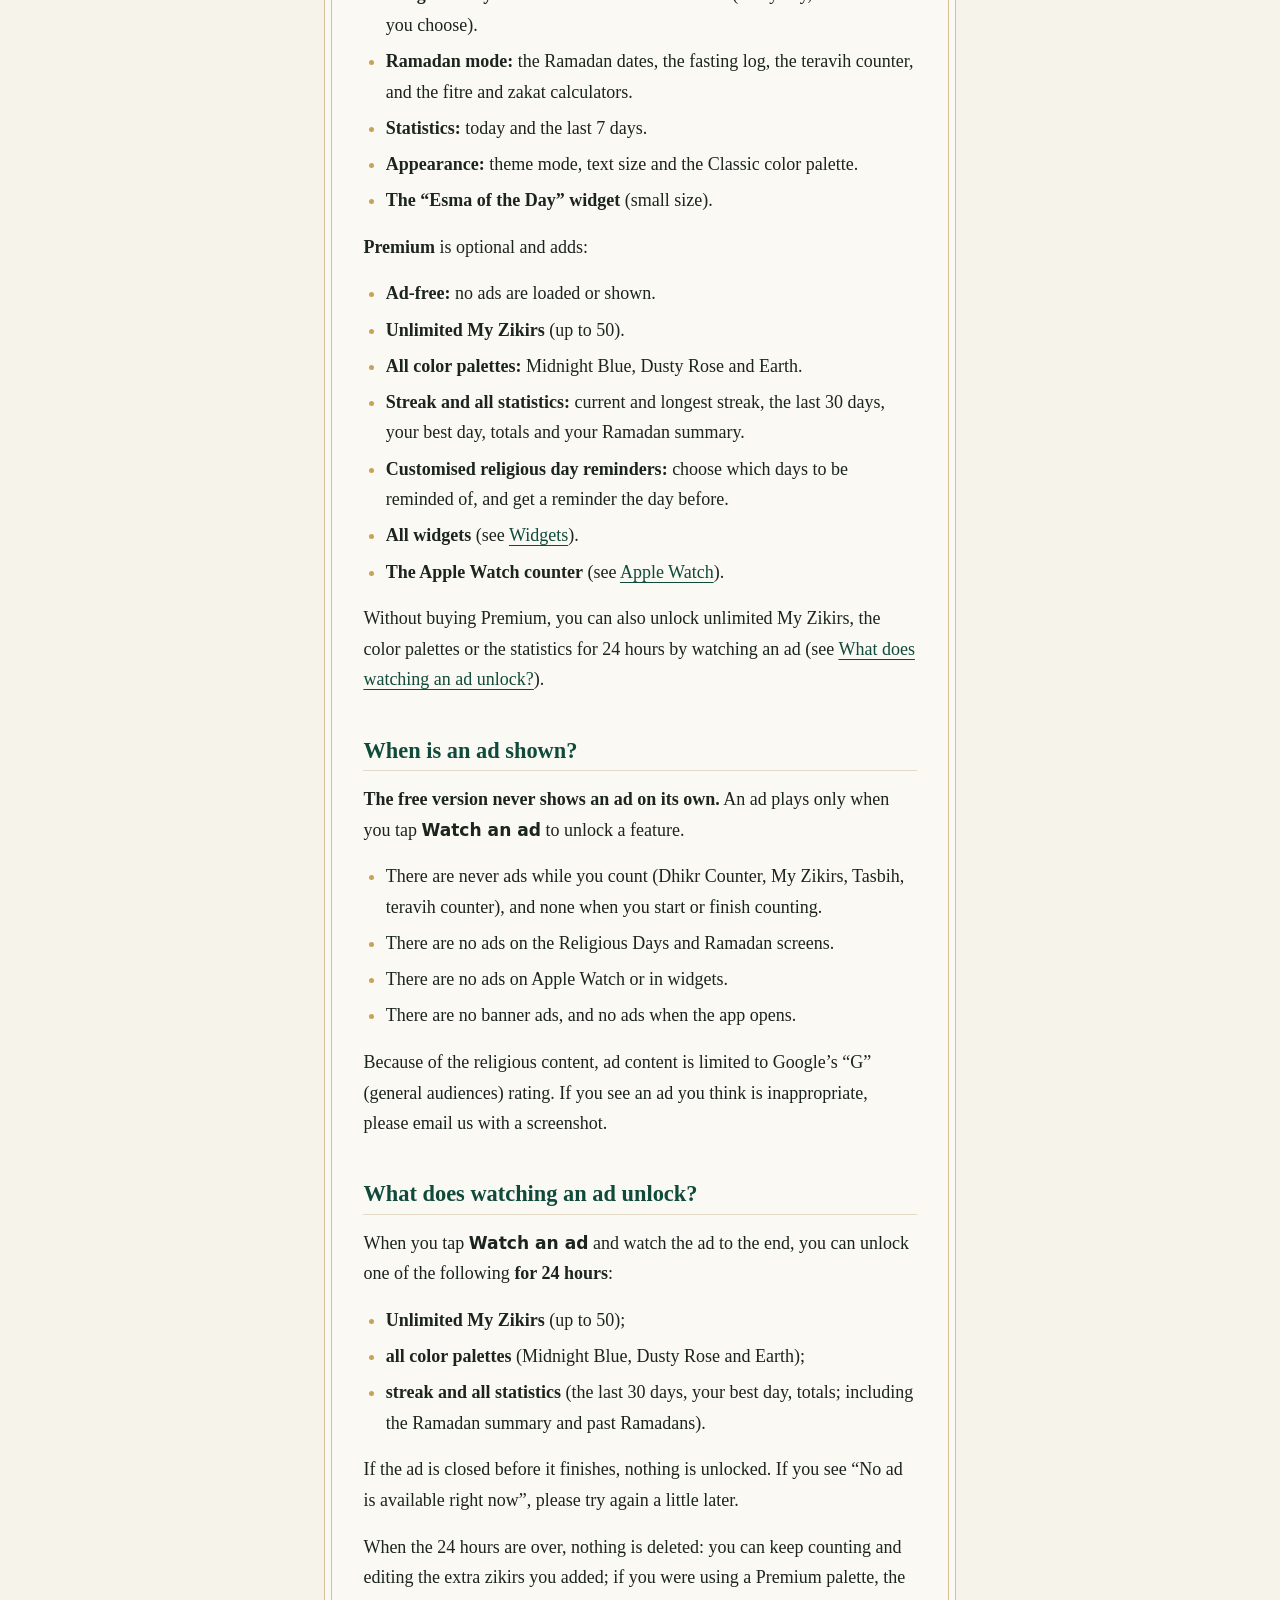
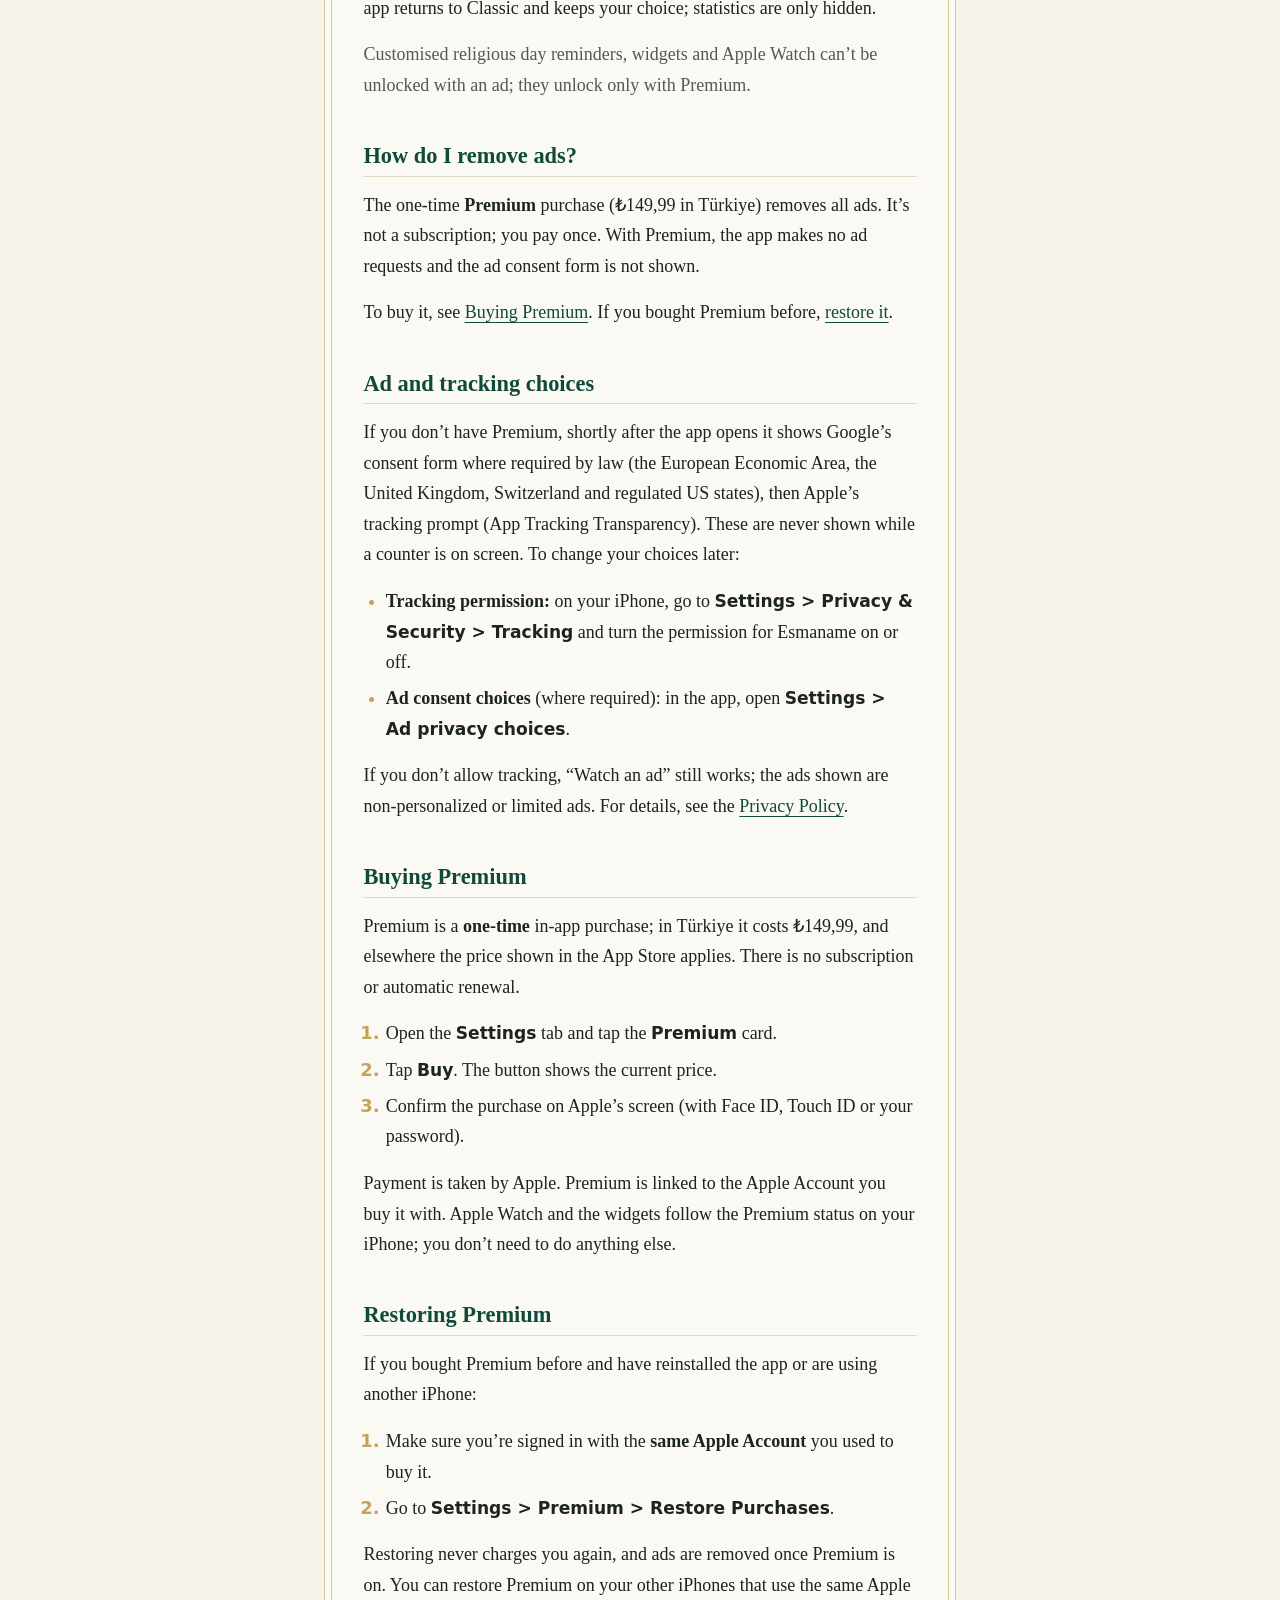
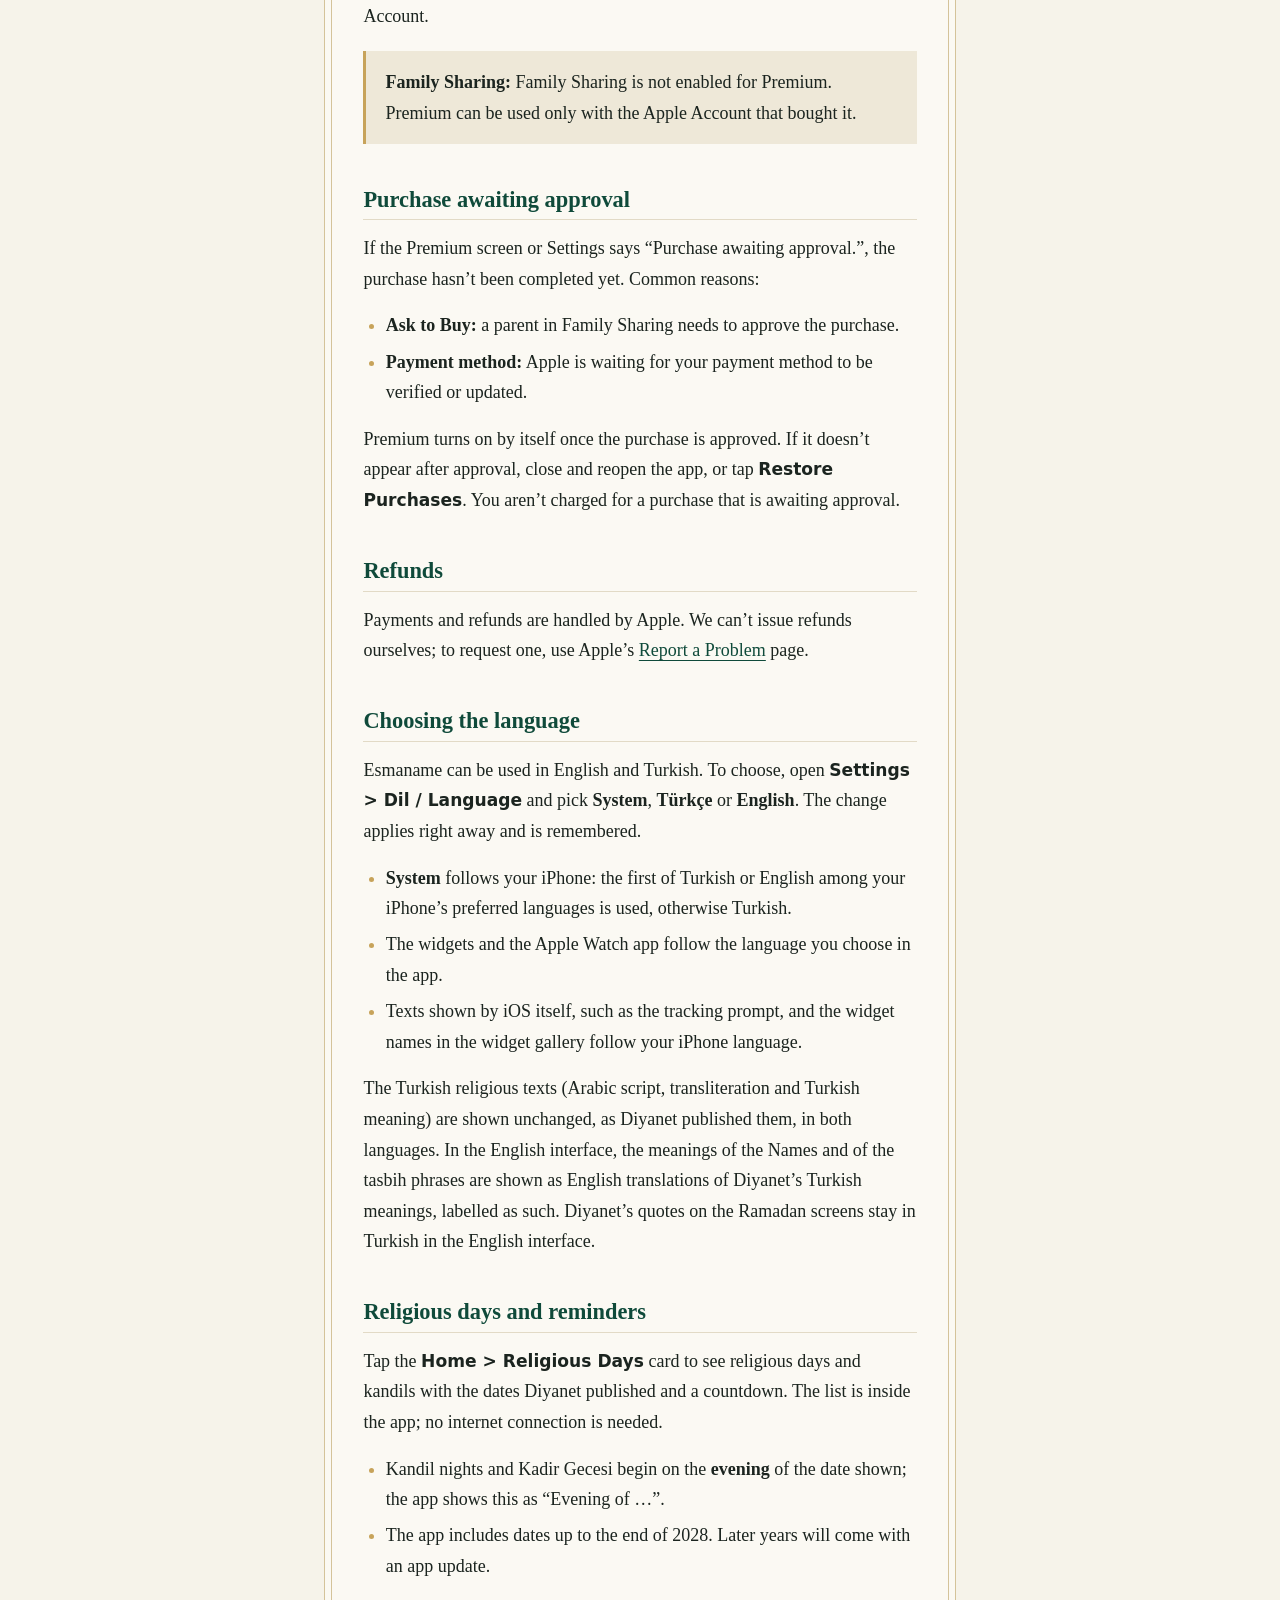
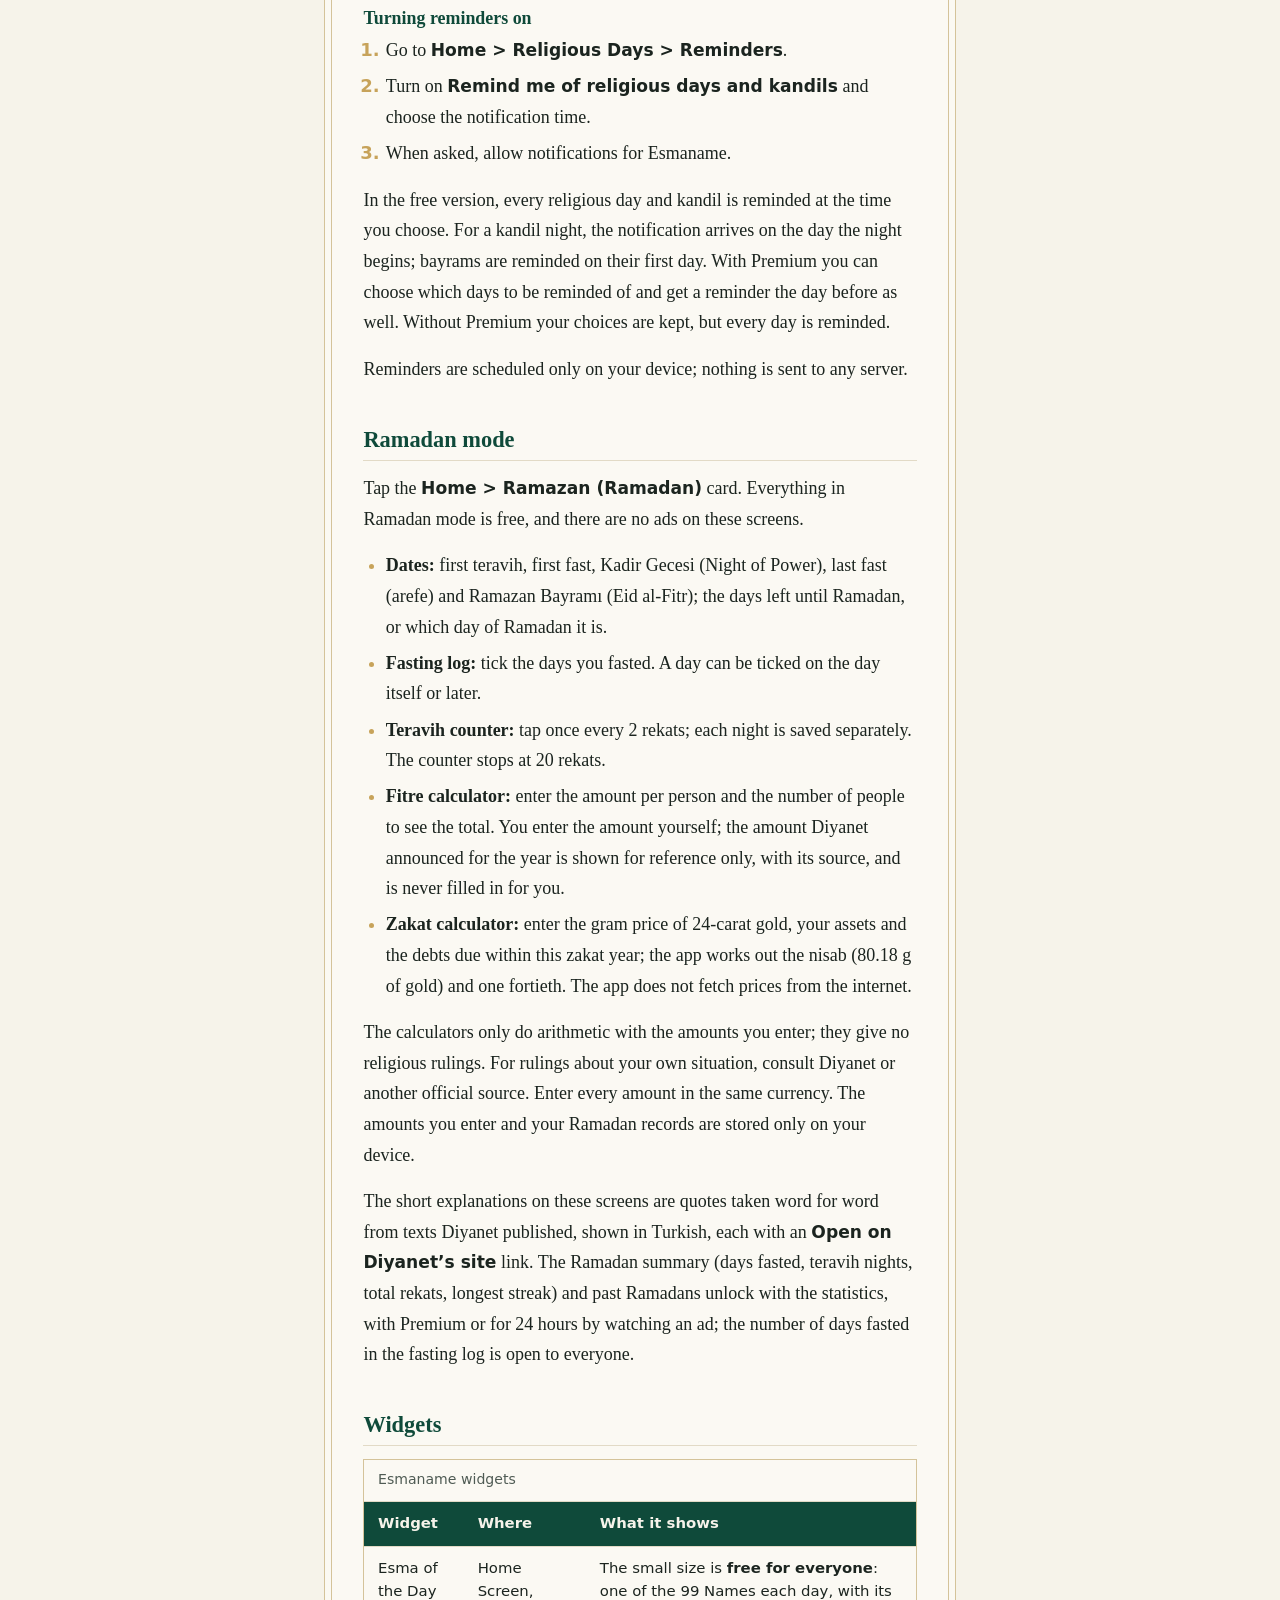
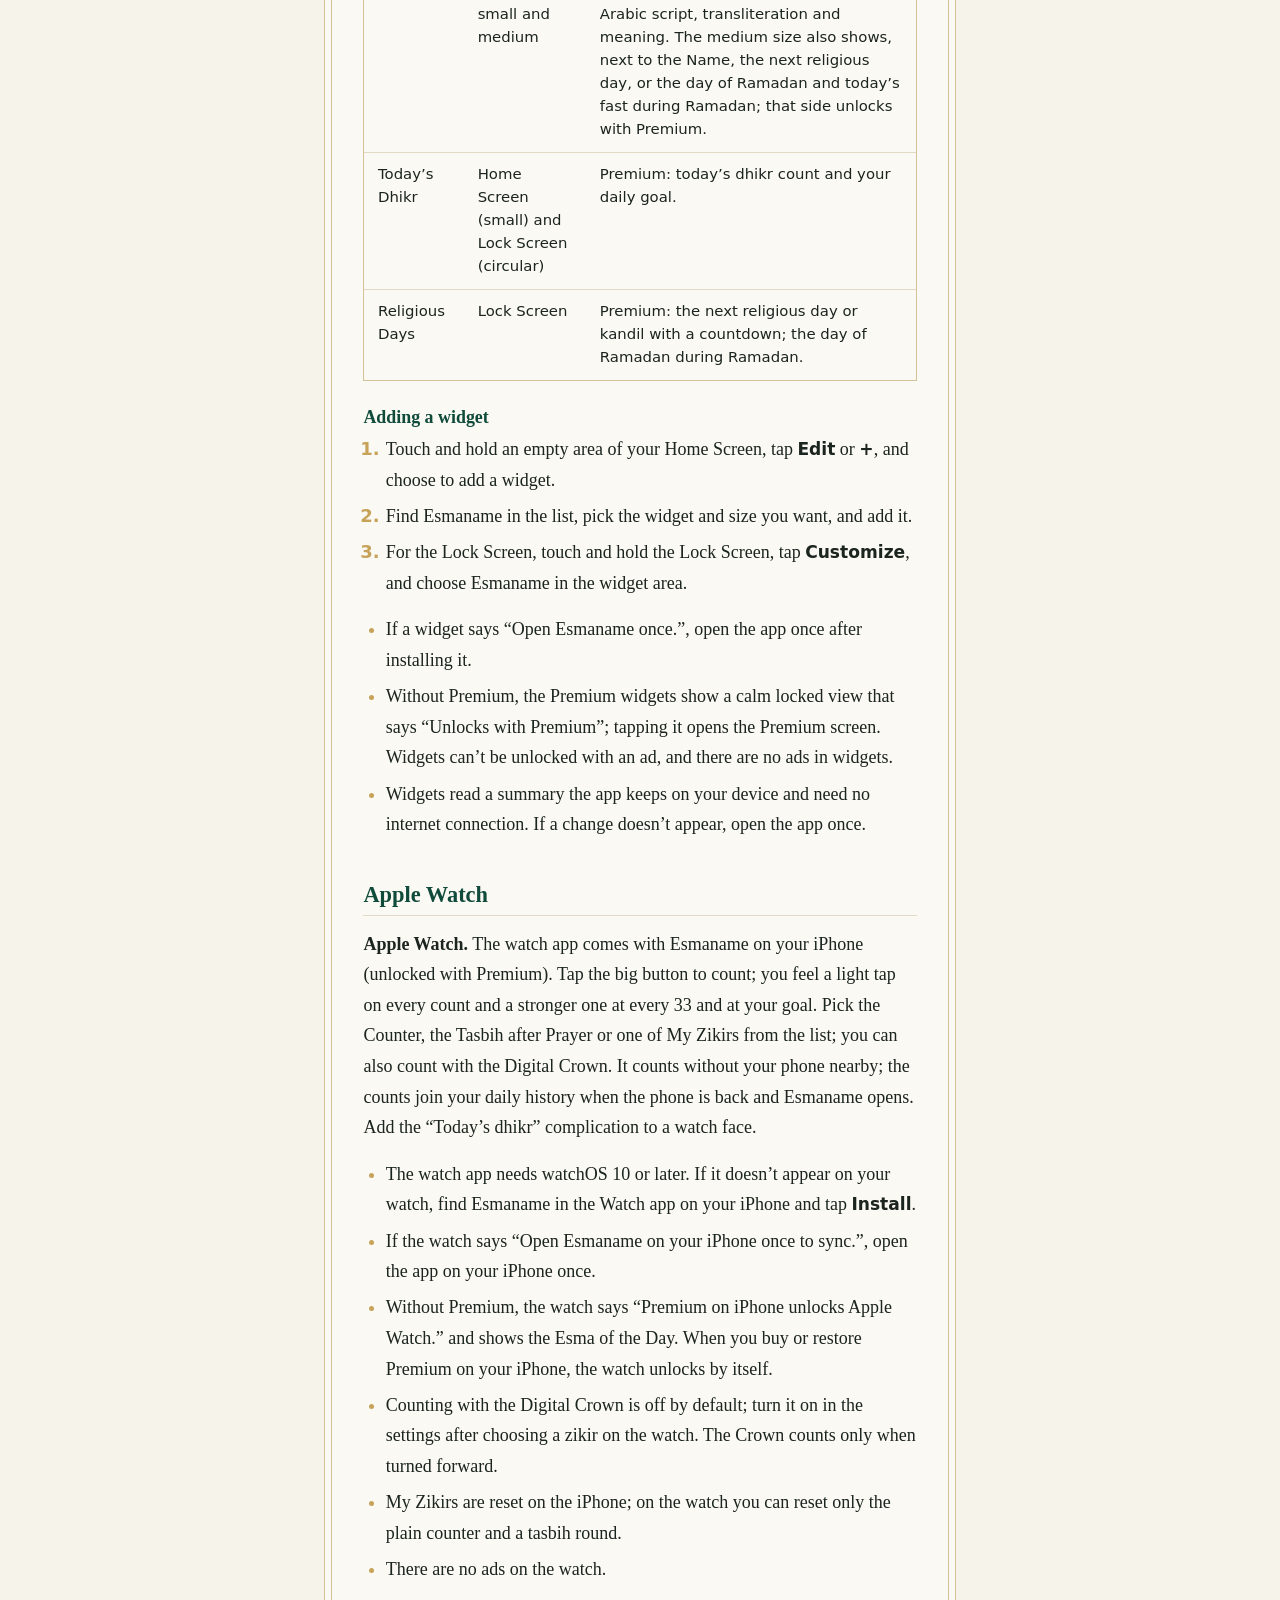
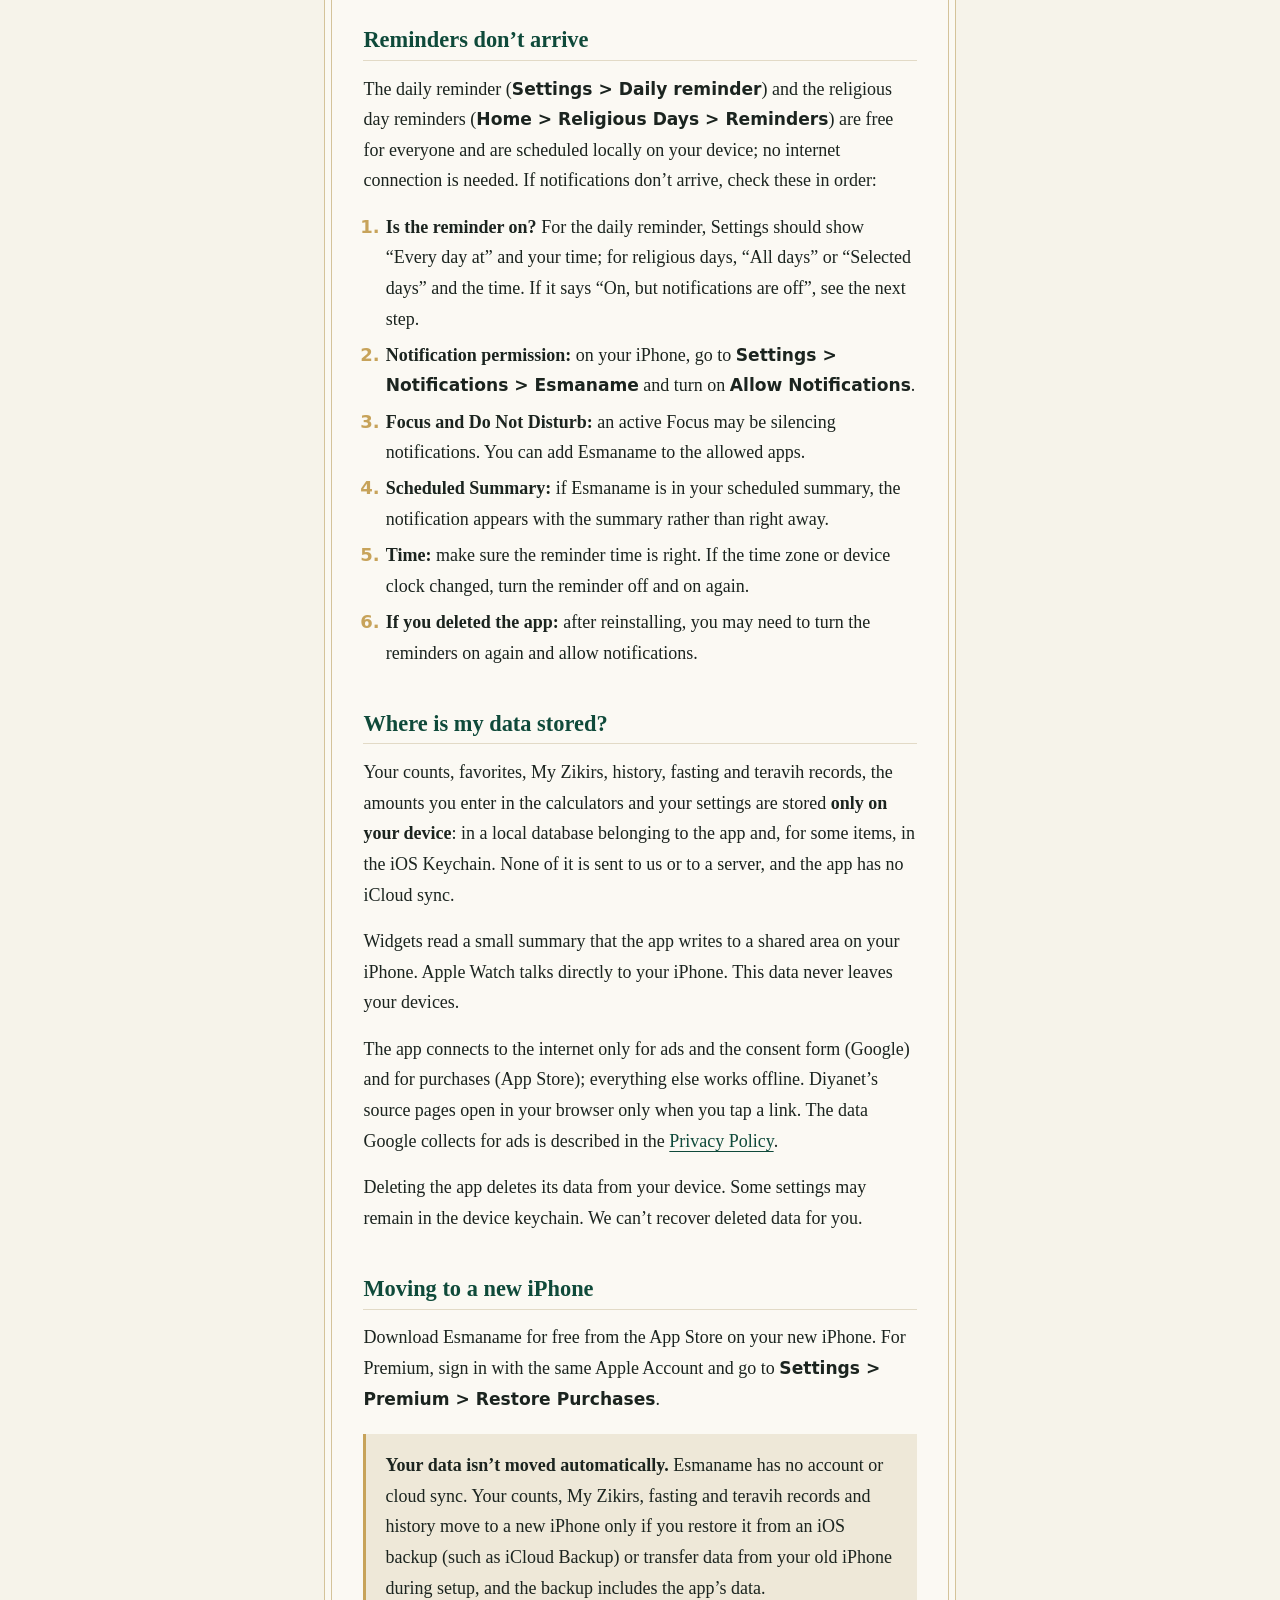
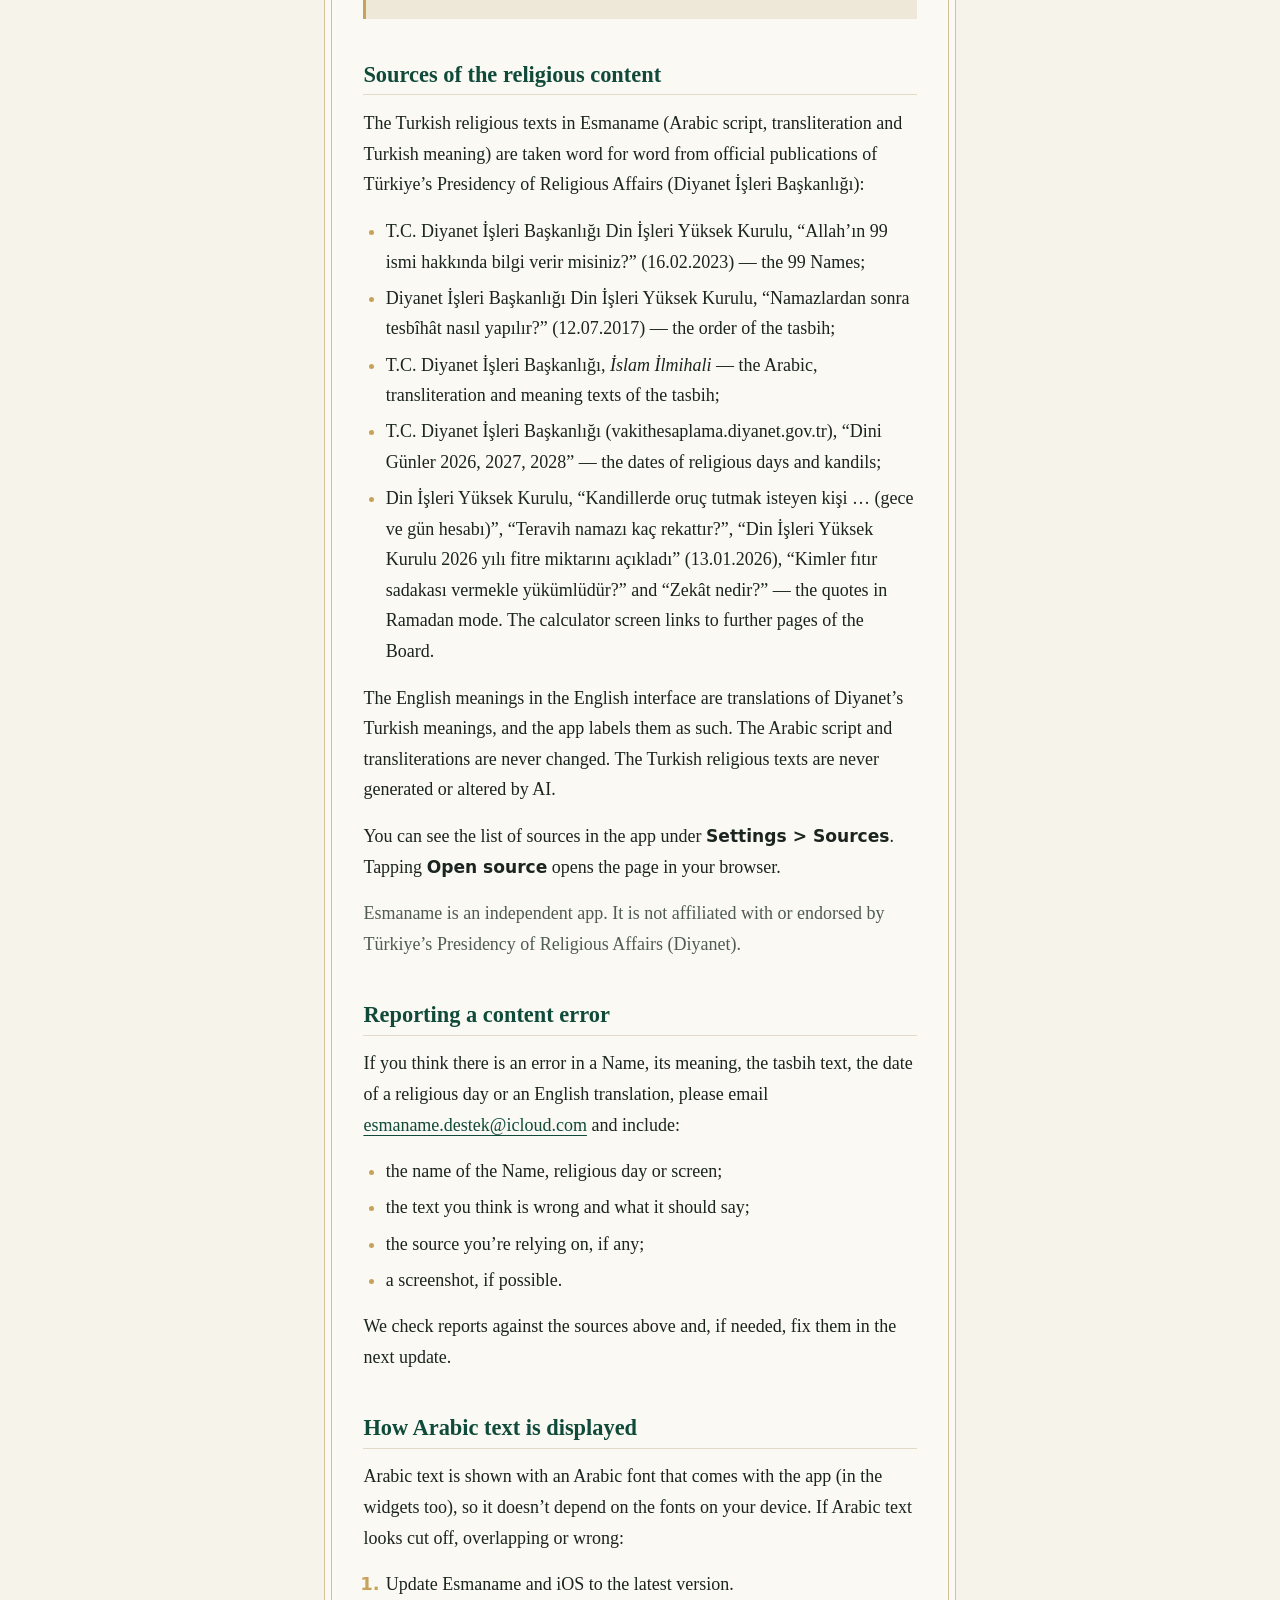
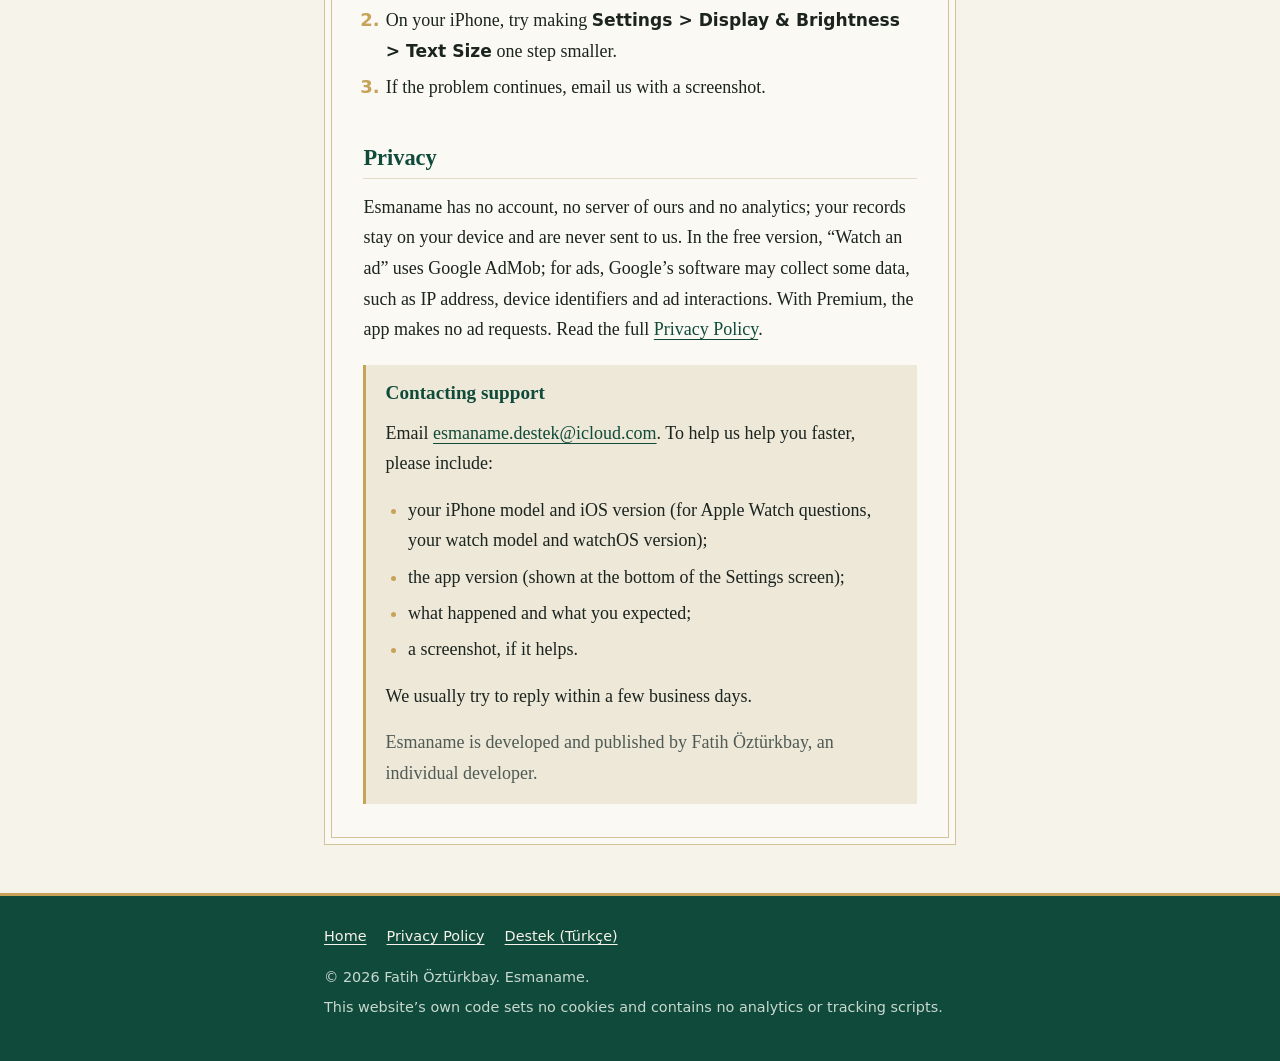
<file: en/support/index.html>
<!doctype html>
<html lang="en">
<head>
  <meta charset="utf-8">
  <meta name="viewport" content="width=device-width, initial-scale=1">
  <title>Support — Esmaname</title>
  <meta name="description" content="Help for Esmaname: free content, features you unlock by watching an ad, Premium and restoring it, the language setting, reminders, religious days, Ramadan mode, widgets, Apple Watch, your data, sources and contact.">
  <link rel="canonical" href="https://ozturkbay.github.io/esmaname-support/en/support/">
  <link rel="alternate" hreflang="tr" href="https://ozturkbay.github.io/esmaname-support/destek/">
  <link rel="alternate" hreflang="en" href="https://ozturkbay.github.io/esmaname-support/en/support/">
  <link rel="alternate" hreflang="x-default" href="https://ozturkbay.github.io/esmaname-support/destek/">
  <meta name="theme-color" content="#0F4A3A">
  <link rel="icon" type="image/png" sizes="64x64" href="../../assets/images/favicon.png">
  <link rel="apple-touch-icon" href="../../assets/images/apple-touch-icon.png">
  <link rel="stylesheet" href="../../assets/css/styles.css">
</head>
<body>
  <a class="skip" href="#content">Skip to content</a>

  <header class="masthead">
    <div class="wrap masthead-inner">
      <a class="wordmark" href="../">
        <img src="../../assets/images/icon.png" alt="" width="44" height="44">
        <span class="wordmark-text">
          <span class="wordmark-name">Esmaname</span>
          <span class="wordmark-sub" lang="tr">Esmaül Hüsna &amp; Zikir</span>
        </span>
      </a>
    </div>
    <nav class="pagenav" aria-label="Site">
      <div class="wrap">
        <ul>
          <li><a href="../">Home</a></li>
          <li><a href="./" aria-current="page">Support</a></li>
          <li><a href="../privacy/">Privacy</a></li>
          <li class="lang"><a href="../../destek/" hreflang="tr" lang="tr">Türkçe</a></li>
        </ul>
      </div>
    </nav>
  </header>

  <main id="content">
    <div class="wrap">
      <article class="folio">
        <h1>Support</h1>
        <p class="lede">Answers to common questions about Esmaname. If you can’t find what you need, email <a href="mailto:esmaname.destek@icloud.com">esmaname.destek@icloud.com</a>.</p>

        <div class="ornament" aria-hidden="true"><span class="star"></span></div>

        <section aria-labelledby="about">
          <h2 id="about">About Esmaname</h2>
          <p>Esmaname is an iPhone app for reading the 99 Names of Allah (Esmaül Hüsna), counting your dhikr and the after-prayer tasbih, and following Diyanet’s calendar of religious days and Ramadan. It has widgets and an Apple Watch app.</p>
          <p>You don’t need an account; your records are stored only on your device. The free version never shows an ad on its own; an ad plays only when you choose to watch one to unlock a feature for 24 hours. The one-time Premium removes all ads.</p>
        </section>

        <nav class="contents" aria-labelledby="topics">
          <h2 id="topics">Topics</h2>
          <ul>
            <li><a href="#free-premium">Free content and Premium</a></li>
            <li><a href="#when-ads">When is an ad shown?</a></li>
            <li><a href="#rewarded">What does watching an ad unlock?</a></li>
            <li><a href="#remove-ads">How do I remove ads?</a></li>
            <li><a href="#ad-preferences">Ad and tracking choices</a></li>
            <li><a href="#buy">Buying Premium</a></li>
            <li><a href="#restore">Restoring Premium</a></li>
            <li><a href="#pending">Purchase awaiting approval</a></li>
            <li><a href="#refunds">Refunds</a></li>
            <li><a href="#language">Choosing the language</a></li>
            <li><a href="#religious-days">Religious days and reminders</a></li>
            <li><a href="#ramazan">Ramadan mode</a></li>
            <li><a href="#widgets">Widgets</a></li>
            <li><a href="#watch">Apple Watch</a></li>
            <li><a href="#reminders">Reminders don’t arrive</a></li>
            <li><a href="#data">Where is my data stored?</a></li>
            <li><a href="#new-device">Moving to a new iPhone</a></li>
            <li><a href="#sources">Sources of the religious content</a></li>
            <li><a href="#report">Reporting a content error</a></li>
            <li><a href="#arabic">How Arabic text is displayed</a></li>
            <li><a href="#privacy">Privacy</a></li>
            <li><a href="#contact">Contacting support</a></li>
          </ul>
        </nav>

        <section aria-labelledby="free-premium">
          <h2 id="free-premium">Free content and Premium</h2>
          <p>Esmaname is free to download. Religious content and worship tools are <strong>always free for everyone</strong>; none of it is behind an ad or a payment:</p>
          <ul>
            <li><strong>The 99 Names:</strong> each name’s Arabic script, transliteration and meaning; favorites.</li>
            <li><strong>After-Prayer Tasbih:</strong> a guided flow of 33 tesbih, 33 tahmid and 33 tekbir, completed by the tehlil.</li>
            <li><strong>Dhikr Counter</strong> and <strong>My Zikirs</strong> (up to 3 personal zikirs, each with its own counter and optional target).</li>
            <li><strong>Daily goal and daily reminder.</strong></li>
            <li><strong>Religious Days &amp; Kandils</strong> and their reminders (every day, at the time you choose).</li>
            <li><strong>Ramadan mode:</strong> the Ramadan dates, the fasting log, the teravih counter, and the fitre and zakat calculators.</li>
            <li><strong>Statistics:</strong> today and the last 7 days.</li>
            <li><strong>Appearance:</strong> theme mode, text size and the Classic color palette.</li>
            <li><strong>The “Esma of the Day” widget</strong> (small size).</li>
          </ul>
          <p><strong>Premium</strong> is optional and adds:</p>
          <ul>
            <li><strong>Ad-free:</strong> no ads are loaded or shown.</li>
            <li><strong>Unlimited My Zikirs</strong> (up to 50).</li>
            <li><strong>All color palettes:</strong> Midnight Blue, Dusty Rose and Earth.</li>
            <li><strong>Streak and all statistics:</strong> current and longest streak, the last 30 days, your best day, totals and your Ramadan summary.</li>
            <li><strong>Customised religious day reminders:</strong> choose which days to be reminded of, and get a reminder the day before.</li>
            <li><strong>All widgets</strong> (see <a href="#widgets">Widgets</a>).</li>
            <li><strong>The Apple Watch counter</strong> (see <a href="#watch">Apple Watch</a>).</li>
          </ul>
          <p>Without buying Premium, you can also unlock unlimited My Zikirs, the color palettes or the statistics for 24 hours by watching an ad (see <a href="#rewarded">What does watching an ad unlock?</a>).</p>
        </section>

        <section aria-labelledby="when-ads">
          <h2 id="when-ads">When is an ad shown?</h2>
          <p><strong>The free version never shows an ad on its own.</strong> An ad plays only when you tap <span class="path">Watch an ad</span> to unlock a feature.</p>
          <ul>
            <li>There are never ads while you count (Dhikr Counter, My Zikirs, Tasbih, teravih counter), and none when you start or finish counting.</li>
            <li>There are no ads on the Religious Days and Ramadan screens.</li>
            <li>There are no ads on Apple Watch or in widgets.</li>
            <li>There are no banner ads, and no ads when the app opens.</li>
          </ul>
          <p>Because of the religious content, ad content is limited to Google’s “G” (general audiences) rating. If you see an ad you think is inappropriate, please email us with a screenshot.</p>
        </section>

        <section aria-labelledby="rewarded">
          <h2 id="rewarded">What does watching an ad unlock?</h2>
          <p>When you tap <span class="path">Watch an ad</span> and watch the ad to the end, you can unlock one of the following <strong>for 24 hours</strong>:</p>
          <ul>
            <li><strong>Unlimited My Zikirs</strong> (up to 50);</li>
            <li><strong>all color palettes</strong> (Midnight Blue, Dusty Rose and Earth);</li>
            <li><strong>streak and all statistics</strong> (the last 30 days, your best day, totals; including the Ramadan summary and past Ramadans).</li>
          </ul>
          <p>If the ad is closed before it finishes, nothing is unlocked. If you see “No ad is available right now”, please try again a little later.</p>
          <p>When the 24 hours are over, nothing is deleted: you can keep counting and editing the extra zikirs you added; if you were using a Premium palette, the app returns to Classic and keeps your choice; statistics are only hidden.</p>
          <p class="soft">Customised religious day reminders, widgets and Apple Watch can’t be unlocked with an ad; they unlock only with Premium.</p>
        </section>

        <section aria-labelledby="remove-ads">
          <h2 id="remove-ads">How do I remove ads?</h2>
          <p>The one-time <strong>Premium</strong> purchase (₺149,99 in Türkiye) removes all ads. It’s not a subscription; you pay once. With Premium, the app makes no ad requests and the ad consent form is not shown.</p>
          <p>To buy it, see <a href="#buy">Buying Premium</a>. If you bought Premium before, <a href="#restore">restore it</a>.</p>
        </section>

        <section aria-labelledby="ad-preferences">
          <h2 id="ad-preferences">Ad and tracking choices</h2>
          <p>If you don’t have Premium, shortly after the app opens it shows Google’s consent form where required by law (the European Economic Area, the United Kingdom, Switzerland and regulated US states), then Apple’s tracking prompt (App Tracking Transparency). These are never shown while a counter is on screen. To change your choices later:</p>
          <ul>
            <li><strong>Tracking permission:</strong> on your iPhone, go to <span class="path">Settings &gt; Privacy &amp; Security &gt; Tracking</span> and turn the permission for Esmaname on or off.</li>
            <li><strong>Ad consent choices</strong> (where required): in the app, open <span class="path">Settings &gt; Ad privacy choices</span>.</li>
          </ul>
          <p>If you don’t allow tracking, “Watch an ad” still works; the ads shown are non-personalized or limited ads. For details, see the <a href="../privacy/#consent">Privacy Policy</a>.</p>
        </section>

        <section aria-labelledby="buy">
          <h2 id="buy">Buying Premium</h2>
          <p>Premium is a <strong>one-time</strong> in-app purchase; in Türkiye it costs ₺149,99, and elsewhere the price shown in the App Store applies. There is no subscription or automatic renewal.</p>
          <ol>
            <li>Open the <span class="path">Settings</span> tab and tap the <span class="path">Premium</span> card.</li>
            <li>Tap <span class="path">Buy</span>. The button shows the current price.</li>
            <li>Confirm the purchase on Apple’s screen (with Face ID, Touch ID or your password).</li>
          </ol>
          <p>Payment is taken by Apple. Premium is linked to the Apple Account you buy it with. Apple Watch and the widgets follow the Premium status on your iPhone; you don’t need to do anything else.</p>
        </section>

        <section aria-labelledby="restore">
          <h2 id="restore">Restoring Premium</h2>
          <p>If you bought Premium before and have reinstalled the app or are using another iPhone:</p>
          <ol>
            <li>Make sure you’re signed in with the <strong>same Apple Account</strong> you used to buy it.</li>
            <li>Go to <span class="path">Settings &gt; Premium &gt; Restore Purchases</span>.</li>
          </ol>
          <p>Restoring never charges you again, and ads are removed once Premium is on. You can restore Premium on your other iPhones that use the same Apple Account.</p>
          <div class="callout">
            <p><strong>Family Sharing:</strong> Family Sharing is not enabled for Premium. Premium can be used only with the Apple Account that bought it.</p>
          </div>
        </section>

        <section aria-labelledby="pending">
          <h2 id="pending">Purchase awaiting approval</h2>
          <p>If the Premium screen or Settings says “Purchase awaiting approval.”, the purchase hasn’t been completed yet. Common reasons:</p>
          <ul>
            <li><strong>Ask to Buy:</strong> a parent in Family Sharing needs to approve the purchase.</li>
            <li><strong>Payment method:</strong> Apple is waiting for your payment method to be verified or updated.</li>
          </ul>
          <p>Premium turns on by itself once the purchase is approved. If it doesn’t appear after approval, close and reopen the app, or tap <span class="path">Restore Purchases</span>. You aren’t charged for a purchase that is awaiting approval.</p>
        </section>

        <section aria-labelledby="refunds">
          <h2 id="refunds">Refunds</h2>
          <p>Payments and refunds are handled by Apple. We can’t issue refunds ourselves; to request one, use Apple’s <a href="https://reportaproblem.apple.com/">Report a Problem</a> page.</p>
        </section>

        <section aria-labelledby="language">
          <h2 id="language">Choosing the language</h2>
          <p>Esmaname can be used in English and Turkish. To choose, open <span class="path">Settings &gt; Dil / Language</span> and pick <strong>System</strong>, <strong>Türkçe</strong> or <strong>English</strong>. The change applies right away and is remembered.</p>
          <ul>
            <li><strong>System</strong> follows your iPhone: the first of Turkish or English among your iPhone’s preferred languages is used, otherwise Turkish.</li>
            <li>The widgets and the Apple Watch app follow the language you choose in the app.</li>
            <li>Texts shown by iOS itself, such as the tracking prompt, and the widget names in the widget gallery follow your iPhone language.</li>
          </ul>
          <p>The Turkish religious texts (Arabic script, transliteration and Turkish meaning) are shown unchanged, as Diyanet published them, in both languages. In the English interface, the meanings of the Names and of the tasbih phrases are shown as English translations of Diyanet’s Turkish meanings, labelled as such. Diyanet’s quotes on the Ramadan screens stay in Turkish in the English interface.</p>
        </section>

        <section aria-labelledby="religious-days">
          <h2 id="religious-days">Religious days and reminders</h2>
          <p>Tap the <span class="path">Home &gt; Religious Days</span> card to see religious days and kandils with the dates Diyanet published and a countdown. The list is inside the app; no internet connection is needed.</p>
          <ul>
            <li>Kandil nights and Kadir Gecesi begin on the <strong>evening</strong> of the date shown; the app shows this as “Evening of …”.</li>
            <li>The app includes dates up to the end of 2028. Later years will come with an app update.</li>
          </ul>
          <h3>Turning reminders on</h3>
          <ol>
            <li>Go to <span class="path">Home &gt; Religious Days &gt; Reminders</span>.</li>
            <li>Turn on <span class="path">Remind me of religious days and kandils</span> and choose the notification time.</li>
            <li>When asked, allow notifications for Esmaname.</li>
          </ol>
          <p>In the free version, every religious day and kandil is reminded at the time you choose. For a kandil night, the notification arrives on the day the night begins; bayrams are reminded on their first day. With Premium you can choose which days to be reminded of and get a reminder the day before as well. Without Premium your choices are kept, but every day is reminded.</p>
          <p>Reminders are scheduled only on your device; nothing is sent to any server.</p>
        </section>

        <section aria-labelledby="ramazan">
          <h2 id="ramazan">Ramadan mode</h2>
          <p>Tap the <span class="path">Home &gt; Ramazan (Ramadan)</span> card. Everything in Ramadan mode is free, and there are no ads on these screens.</p>
          <ul>
            <li><strong>Dates:</strong> first teravih, first fast, Kadir Gecesi (Night of Power), last fast (arefe) and Ramazan Bayramı (Eid al-Fitr); the days left until Ramadan, or which day of Ramadan it is.</li>
            <li><strong>Fasting log:</strong> tick the days you fasted. A day can be ticked on the day itself or later.</li>
            <li><strong>Teravih counter:</strong> tap once every 2 rekats; each night is saved separately. The counter stops at 20 rekats.</li>
            <li><strong>Fitre calculator:</strong> enter the amount per person and the number of people to see the total. You enter the amount yourself; the amount Diyanet announced for the year is shown for reference only, with its source, and is never filled in for you.</li>
            <li><strong>Zakat calculator:</strong> enter the gram price of 24-carat gold, your assets and the debts due within this zakat year; the app works out the nisab (80.18 g of gold) and one fortieth. The app does not fetch prices from the internet.</li>
          </ul>
          <p>The calculators only do arithmetic with the amounts you enter; they give no religious rulings. For rulings about your own situation, consult Diyanet or another official source. Enter every amount in the same currency. The amounts you enter and your Ramadan records are stored only on your device.</p>
          <p>The short explanations on these screens are quotes taken word for word from texts Diyanet published, shown in Turkish, each with an <span class="path">Open on Diyanet’s site</span> link. The Ramadan summary (days fasted, teravih nights, total rekats, longest streak) and past Ramadans unlock with the statistics, with Premium or for 24 hours by watching an ad; the number of days fasted in the fasting log is open to everyone.</p>
        </section>

        <section aria-labelledby="widgets">
          <h2 id="widgets">Widgets</h2>
          <div class="table-wrap">
          <table>
            <caption>Esmaname widgets</caption>
            <thead>
              <tr><th scope="col">Widget</th><th scope="col">Where</th><th scope="col">What it shows</th></tr>
            </thead>
            <tbody>
              <tr><td>Esma of the Day</td><td>Home Screen, small and medium</td><td>The small size is <strong>free for everyone</strong>: one of the 99 Names each day, with its Arabic script, transliteration and meaning. The medium size also shows, next to the Name, the next religious day, or the day of Ramadan and today’s fast during Ramadan; that side unlocks with Premium.</td></tr>
              <tr><td>Today’s Dhikr</td><td>Home Screen (small) and Lock Screen (circular)</td><td>Premium: today’s dhikr count and your daily goal.</td></tr>
              <tr><td>Religious Days</td><td>Lock Screen</td><td>Premium: the next religious day or kandil with a countdown; the day of Ramadan during Ramadan.</td></tr>
            </tbody>
          </table>
          </div>
          <h3>Adding a widget</h3>
          <ol>
            <li>Touch and hold an empty area of your Home Screen, tap <span class="path">Edit</span> or <span class="path">+</span>, and choose to add a widget.</li>
            <li>Find Esmaname in the list, pick the widget and size you want, and add it.</li>
            <li>For the Lock Screen, touch and hold the Lock Screen, tap <span class="path">Customize</span>, and choose Esmaname in the widget area.</li>
          </ol>
          <ul>
            <li>If a widget says “Open Esmaname once.”, open the app once after installing it.</li>
            <li>Without Premium, the Premium widgets show a calm locked view that says “Unlocks with Premium”; tapping it opens the Premium screen. Widgets can’t be unlocked with an ad, and there are no ads in widgets.</li>
            <li>Widgets read a summary the app keeps on your device and need no internet connection. If a change doesn’t appear, open the app once.</li>
          </ul>
        </section>

        <section aria-labelledby="watch">
          <h2 id="watch">Apple Watch</h2>
          <p><strong>Apple Watch.</strong> The watch app comes with Esmaname on your iPhone (unlocked with Premium). Tap the big button to count; you feel a light tap on every count and a stronger one at every 33 and at your goal. Pick the Counter, the Tasbih after Prayer or one of My Zikirs from the list; you can also count with the Digital Crown. It counts without your phone nearby; the counts join your daily history when the phone is back and Esmaname opens. Add the “Today’s dhikr” complication to a watch face.</p>
          <ul>
            <li>The watch app needs watchOS 10 or later. If it doesn’t appear on your watch, find Esmaname in the Watch app on your iPhone and tap <span class="path">Install</span>.</li>
            <li>If the watch says “Open Esmaname on your iPhone once to sync.”, open the app on your iPhone once.</li>
            <li>Without Premium, the watch says “Premium on iPhone unlocks Apple Watch.” and shows the Esma of the Day. When you buy or restore Premium on your iPhone, the watch unlocks by itself.</li>
            <li>Counting with the Digital Crown is off by default; turn it on in the settings after choosing a zikir on the watch. The Crown counts only when turned forward.</li>
            <li>My Zikirs are reset on the iPhone; on the watch you can reset only the plain counter and a tasbih round.</li>
            <li>There are no ads on the watch.</li>
          </ul>
        </section>

        <section aria-labelledby="reminders">
          <h2 id="reminders">Reminders don’t arrive</h2>
          <p>The daily reminder (<span class="path">Settings &gt; Daily reminder</span>) and the religious day reminders (<span class="path">Home &gt; Religious Days &gt; Reminders</span>) are free for everyone and are scheduled locally on your device; no internet connection is needed. If notifications don’t arrive, check these in order:</p>
          <ol>
            <li><strong>Is the reminder on?</strong> For the daily reminder, Settings should show “Every day at” and your time; for religious days, “All days” or “Selected days” and the time. If it says “On, but notifications are off”, see the next step.</li>
            <li><strong>Notification permission:</strong> on your iPhone, go to <span class="path">Settings &gt; Notifications &gt; Esmaname</span> and turn on <span class="path">Allow Notifications</span>.</li>
            <li><strong>Focus and Do Not Disturb:</strong> an active Focus may be silencing notifications. You can add Esmaname to the allowed apps.</li>
            <li><strong>Scheduled Summary:</strong> if Esmaname is in your scheduled summary, the notification appears with the summary rather than right away.</li>
            <li><strong>Time:</strong> make sure the reminder time is right. If the time zone or device clock changed, turn the reminder off and on again.</li>
            <li><strong>If you deleted the app:</strong> after reinstalling, you may need to turn the reminders on again and allow notifications.</li>
          </ol>
        </section>

        <section aria-labelledby="data">
          <h2 id="data">Where is my data stored?</h2>
          <p>Your counts, favorites, My Zikirs, history, fasting and teravih records, the amounts you enter in the calculators and your settings are stored <strong>only on your device</strong>: in a local database belonging to the app and, for some items, in the iOS Keychain. None of it is sent to us or to a server, and the app has no iCloud sync.</p>
          <p>Widgets read a small summary that the app writes to a shared area on your iPhone. Apple Watch talks directly to your iPhone. This data never leaves your devices.</p>
          <p>The app connects to the internet only for ads and the consent form (Google) and for purchases (App Store); everything else works offline. Diyanet’s source pages open in your browser only when you tap a link. The data Google collects for ads is described in the <a href="../privacy/#google-data">Privacy Policy</a>.</p>
          <p>Deleting the app deletes its data from your device. Some settings may remain in the device keychain. We can’t recover deleted data for you.</p>
        </section>

        <section aria-labelledby="new-device">
          <h2 id="new-device">Moving to a new iPhone</h2>
          <p>Download Esmaname for free from the App Store on your new iPhone. For Premium, sign in with the same Apple Account and go to <span class="path">Settings &gt; Premium &gt; Restore Purchases</span>.</p>
          <div class="callout">
            <p><strong>Your data isn’t moved automatically.</strong> Esmaname has no account or cloud sync. Your counts, My Zikirs, fasting and teravih records and history move to a new iPhone only if you restore it from an iOS backup (such as iCloud Backup) or transfer data from your old iPhone during setup, and the backup includes the app’s data.</p>
          </div>
        </section>

        <section aria-labelledby="sources">
          <h2 id="sources">Sources of the religious content</h2>
          <p>The Turkish religious texts in Esmaname (Arabic script, transliteration and Turkish meaning) are taken word for word from official publications of Türkiye’s Presidency of Religious Affairs (Diyanet İşleri Başkanlığı):</p>
          <ul>
            <li><span lang="tr">T.C. Diyanet İşleri Başkanlığı Din İşleri Yüksek Kurulu, “Allah’ın 99 ismi hakkında bilgi verir misiniz?”</span> (16.02.2023) — the 99 Names;</li>
            <li><span lang="tr">Diyanet İşleri Başkanlığı Din İşleri Yüksek Kurulu, “Namazlardan sonra tesbîhât nasıl yapılır?”</span> (12.07.2017) — the order of the tasbih;</li>
            <li><span lang="tr">T.C. Diyanet İşleri Başkanlığı, <cite>İslam İlmihali</cite></span> — the Arabic, transliteration and meaning texts of the tasbih;</li>
            <li><span lang="tr">T.C. Diyanet İşleri Başkanlığı (vakithesaplama.diyanet.gov.tr), “Dini Günler 2026, 2027, 2028”</span> — the dates of religious days and kandils;</li>
            <li><span lang="tr">Din İşleri Yüksek Kurulu, “Kandillerde oruç tutmak isteyen kişi … (gece ve gün hesabı)”, “Teravih namazı kaç rekattır?”, “Din İşleri Yüksek Kurulu 2026 yılı fitre miktarını açıkladı”</span> (13.01.2026), <span lang="tr">“Kimler fıtır sadakası vermekle yükümlüdür?”</span> and <span lang="tr">“Zekât nedir?”</span> — the quotes in Ramadan mode. The calculator screen links to further pages of the Board.</li>
          </ul>
          <p>The English meanings in the English interface are translations of Diyanet’s Turkish meanings, and the app labels them as such. The Arabic script and transliterations are never changed. The Turkish religious texts are never generated or altered by AI.</p>
          <p>You can see the list of sources in the app under <span class="path">Settings &gt; Sources</span>. Tapping <span class="path">Open source</span> opens the page in your browser.</p>
          <p class="soft">Esmaname is an independent app. It is not affiliated with or endorsed by Türkiye’s Presidency of Religious Affairs (Diyanet).</p>
        </section>

        <section aria-labelledby="report">
          <h2 id="report">Reporting a content error</h2>
          <p>If you think there is an error in a Name, its meaning, the tasbih text, the date of a religious day or an English translation, please email <a href="mailto:esmaname.destek@icloud.com?subject=Esmaname%20Content%20Report">esmaname.destek@icloud.com</a> and include:</p>
          <ul>
            <li>the name of the Name, religious day or screen;</li>
            <li>the text you think is wrong and what it should say;</li>
            <li>the source you’re relying on, if any;</li>
            <li>a screenshot, if possible.</li>
          </ul>
          <p>We check reports against the sources above and, if needed, fix them in the next update.</p>
        </section>

        <section aria-labelledby="arabic">
          <h2 id="arabic">How Arabic text is displayed</h2>
          <p>Arabic text is shown with an Arabic font that comes with the app (in the widgets too), so it doesn’t depend on the fonts on your device. If Arabic text looks cut off, overlapping or wrong:</p>
          <ol>
            <li>Update Esmaname and iOS to the latest version.</li>
            <li>On your iPhone, try making <span class="path">Settings &gt; Display &amp; Brightness &gt; Text Size</span> one step smaller.</li>
            <li>If the problem continues, email us with a screenshot.</li>
          </ol>
        </section>

        <section aria-labelledby="privacy">
          <h2 id="privacy">Privacy</h2>
          <p>Esmaname has no account, no server of ours and no analytics; your records stay on your device and are never sent to us. In the free version, “Watch an ad” uses Google AdMob; for ads, Google’s software may collect some data, such as IP address, device identifiers and ad interactions. With Premium, the app makes no ad requests. Read the full <a href="../privacy/">Privacy Policy</a>.</p>
        </section>

        <section class="callout" aria-labelledby="contact">
          <h2 id="contact">Contacting support</h2>
          <p>Email <a href="mailto:esmaname.destek@icloud.com?subject=Esmaname%20Support">esmaname.destek@icloud.com</a>. To help us help you faster, please include:</p>
          <ul>
            <li>your iPhone model and iOS version (for Apple Watch questions, your watch model and watchOS version);</li>
            <li>the app version (shown at the bottom of the Settings screen);</li>
            <li>what happened and what you expected;</li>
            <li>a screenshot, if it helps.</li>
          </ul>
          <p>We usually try to reply within a few business days.</p>
          <p class="soft">Esmaname is developed and published by Fatih Öztürkbay, an individual developer.</p>
        </section>
      </article>
    </div>
  </main>

  <footer class="colophon">
    <div class="wrap">
      <ul>
        <li><a href="../">Home</a></li>
        <li><a href="../privacy/">Privacy Policy</a></li>
        <li><a href="../../destek/" hreflang="tr" lang="tr">Destek (Türkçe)</a></li>
      </ul>
      <p>&copy; 2026 Fatih Öztürkbay. Esmaname.</p>
      <p>This website’s own code sets no cookies and contains no analytics or tracking scripts.</p>
    </div>
  </footer>
</body>
</html>
</file>
<file: assets/css/styles.css>
/* Esmaname — destek ve gizlilik sitesi / support and privacy site
   One stylesheet, no external fonts, scripts or images.

   Identity: the app's deep green (#0F4A3A) on warm cream paper (#F6F3EA) in light
   appearance, near-black green (#0E1512) in dark. Gold is used only for thin rules,
   frames and the eight-pointed star ornament, never for body text. Headings and body
   use the system's book serif (Iowan Old Style on Apple devices) for a calm,
   page-like read; navigation, tables and small print use the system sans. */

:root {
  /* Brand */
  --esma-green: #0f4a3a;
  --esma-green-deep: #0a3328;
  --esma-cream: #f6f3ea;
  --esma-gold: #c7a35a;

  /* Roles: light */
  --bg: var(--esma-cream);
  --page: #fbf9f3;
  --text: #1b241f;
  --text-soft: #4f5b54;
  --heading: var(--esma-green);
  --link: var(--esma-green);
  --hairline: #e2dac6;
  --frame: #d4c39a;
  --ornament: var(--esma-gold);
  --tint: #eee8d8;
  --band: var(--esma-green);
  --band-deep: var(--esma-green-deep);
  --band-text: #f6f3ea;
  --band-soft: #c9d8cf;
  --focus: var(--esma-green);

  --serif: "Iowan Old Style", "Palatino Linotype", Palatino, "Book Antiqua",
    Georgia, "Times New Roman", serif;
  --sans: -apple-system, BlinkMacSystemFont, system-ui, "Segoe UI", Roboto,
    "Helvetica Neue", Arial, sans-serif;

  --measure: 42rem;
  --gutter: 1.25rem;

  color-scheme: light dark;
}

@media (prefers-color-scheme: dark) {
  :root {
    --bg: #0e1512;
    --page: #131c18;
    --text: #e8e3d4;
    --text-soft: #a8b3ab;
    --heading: #a9d3be;
    --link: #9fd0b8;
    --hairline: #26332c;
    --frame: #5c5135;
    --ornament: #d3b36e;
    --tint: #1a2620;
    --band: #0f4a3a;
    --band-deep: #0a3328;
    --band-text: #f6f3ea;
    --band-soft: #b9cdc1;
    --focus: #d3b36e;
  }
}

*,
*::before,
*::after {
  box-sizing: border-box;
}

html {
  -webkit-text-size-adjust: 100%;
  text-size-adjust: 100%;
}

body {
  margin: 0;
  background: var(--bg);
  color: var(--text);
  font-family: var(--serif);
  font-size: 1.125rem;
  line-height: 1.7;
  overflow-wrap: break-word;
}

img {
  max-width: 100%;
  height: auto;
  display: block;
}

a {
  color: var(--link);
  text-decoration: underline;
  text-decoration-thickness: 1px;
  text-underline-offset: 0.2em;
}

a:hover {
  text-decoration-thickness: 2px;
}

:focus-visible {
  outline: 3px solid var(--focus);
  outline-offset: 3px;
  border-radius: 2px;
}

.skip {
  position: absolute;
  left: 1rem;
  top: -100px;
  z-index: 10;
  background: var(--page);
  color: var(--text);
  font-family: var(--sans);
  padding: 0.6rem 1rem;
  border: 1px solid var(--frame);
}

.skip:focus {
  top: 1rem;
}

.wrap {
  width: 100%;
  max-width: var(--measure);
  margin: 0 auto;
  padding: 0 var(--gutter);
}

/* Eight-pointed star: two overlapping squares, one turned 45 degrees. Decorative only. */

.star {
  position: relative;
  display: inline-block;
  width: 0.7rem;
  height: 0.7rem;
  flex: none;
}

.star::before,
.star::after {
  content: "";
  position: absolute;
  inset: 0;
  background: var(--ornament);
}

.star::after {
  transform: rotate(45deg);
}

.ornament {
  display: flex;
  align-items: center;
  gap: 0.9rem;
  margin: 2.5rem auto;
  max-width: 16rem;
}

.ornament::before,
.ornament::after {
  content: "";
  flex: 1;
  border-top: 1px solid var(--frame);
}

/* Masthead: the app's green band */

.masthead {
  background: var(--band);
  color: var(--band-text);
}

.masthead-inner {
  display: flex;
  align-items: center;
  padding-top: 1rem;
  padding-bottom: 1rem;
}

.wordmark {
  display: inline-flex;
  align-items: center;
  gap: 0.75rem;
  color: var(--band-text);
  text-decoration: none;
}

.wordmark img {
  width: 44px;
  height: 44px;
  border-radius: 10px;
  box-shadow: 0 0 0 1px rgba(246, 243, 234, 0.35);
}

.wordmark-text {
  display: flex;
  flex-direction: column;
  line-height: 1.2;
}

.wordmark-name {
  font-size: 1.4rem;
  font-weight: 700;
  letter-spacing: 0.02em;
}

.wordmark-sub {
  font-family: var(--sans);
  font-size: 0.82rem;
  color: var(--band-soft);
  letter-spacing: 0.03em;
}

.pagenav {
  background: var(--band-deep);
  border-bottom: 3px solid var(--esma-gold);
  font-family: var(--sans);
  font-size: 0.95rem;
}

.pagenav ul {
  list-style: none;
  margin: 0;
  padding: 0;
  display: flex;
  flex-wrap: wrap;
  gap: 0 1.4rem;
}

.pagenav li {
  margin: 0;
}

.pagenav a {
  display: inline-block;
  padding: 0.6rem 0;
  color: var(--band-soft);
  text-decoration: none;
  border-bottom: 2px solid transparent;
}

.pagenav a:hover {
  color: var(--band-text);
}

.pagenav a[aria-current="page"] {
  color: var(--band-text);
  border-bottom-color: var(--esma-gold);
}

.pagenav .lang {
  margin-left: auto;
}

/* The page: a framed leaf, like a printed booklet */

main {
  padding: 2.25rem 0 3rem;
}

.folio {
  background: var(--page);
  border: 1px solid var(--frame);
  outline: 1px solid var(--frame);
  outline-offset: -8px;
  padding: 2.5rem 2.4rem;
}

.folio > :first-child {
  margin-top: 0;
}

.folio > :last-child {
  margin-bottom: 0;
}

/* Typography */

h1,
h2,
h3 {
  font-family: var(--serif);
  color: var(--heading);
  line-height: 1.25;
}

h1 {
  font-size: clamp(1.9rem, 1.5rem + 1.8vw, 2.4rem);
  font-weight: 700;
  margin: 0 0 0.4rem;
  text-align: center;
}

h2 {
  font-size: 1.4rem;
  font-weight: 700;
  margin: 2.6rem 0 0.8rem;
  padding-bottom: 0.35rem;
  border-bottom: 1px solid var(--hairline);
}

h3 {
  font-size: 1.12rem;
  font-weight: 700;
  margin: 1.6rem 0 0.35rem;
}

p,
ul,
ol,
dl {
  margin: 0 0 1rem;
}

ul,
ol {
  padding-left: 1.4rem;
}

li {
  margin-bottom: 0.35rem;
}

li::marker {
  color: var(--ornament);
}

ol > li::marker {
  font-family: var(--sans);
  font-weight: 600;
}

strong {
  font-weight: 700;
}

cite {
  font-style: italic;
}

.lede {
  font-size: 1.2rem;
  color: var(--text-soft);
  text-align: center;
  max-width: 34rem;
  margin: 0 auto 1rem;
}

.dateline {
  font-family: var(--sans);
  font-size: 0.92rem;
  color: var(--text-soft);
  text-align: center;
  margin-bottom: 2rem;
}

.soft {
  color: var(--text-soft);
}

.path {
  font-family: var(--sans);
  font-size: 0.95em;
  font-weight: 600;
}

[id] {
  scroll-margin-top: 1.25rem;
}

/* Home opening */

.opening {
  text-align: center;
  padding: 0.5rem 0 0.25rem;
}

.opening img {
  width: 104px;
  height: 104px;
  margin: 0 auto 1.25rem;
  border-radius: 23px;
  box-shadow: 0 0 0 1px var(--frame), 0 0 0 6px var(--page), 0 0 0 7px var(--frame);
}

.opening .subtitle {
  font-family: var(--sans);
  color: var(--text-soft);
  letter-spacing: 0.04em;
  margin: 0 0 1.25rem;
}

.opening .lede[lang] {
  font-size: 1.02rem;
}

/* Feature list on the home page */

.features {
  margin: 0 0 1rem;
}

.features dt {
  font-weight: 700;
  color: var(--heading);
  margin-top: 1.1rem;
}

.features dd {
  margin: 0.15rem 0 0;
  padding-bottom: 1.1rem;
  border-bottom: 1px solid var(--hairline);
}

.features dd:last-child {
  border-bottom: 0;
  padding-bottom: 0;
}

/* Doors to the other pages */

.doors {
  list-style: none;
  margin: 1.5rem 0 0;
  padding: 0;
  display: grid;
  gap: 0.75rem;
}

.doors li {
  margin: 0;
}

.doors a {
  display: block;
  padding: 0.9rem 1.1rem;
  border: 1px solid var(--frame);
  border-left: 4px solid var(--heading);
  background: var(--bg);
  color: var(--text);
  text-decoration: none;
}

.doors a:hover {
  border-left-color: var(--ornament);
}

.doors .door-title {
  display: block;
  font-weight: 700;
  color: var(--heading);
}

.doors .door-desc {
  display: block;
  font-size: 0.97rem;
  color: var(--text-soft);
}

/* Boxed passages */

.callout {
  background: var(--tint);
  border-left: 3px solid var(--ornament);
  padding: 1rem 1.2rem;
  margin: 1.25rem 0;
}

.callout > :first-child {
  margin-top: 0;
}

.callout > :last-child {
  margin-bottom: 0;
}

.callout h2 {
  border-bottom: 0;
  padding-bottom: 0;
  font-size: 1.2rem;
}

/* Contents list */

.contents {
  margin: 2rem 0 0.5rem;
  padding: 1rem 1.2rem;
  border: 1px solid var(--hairline);
  background: var(--bg);
}

.contents h2 {
  margin: 0 0 0.5rem;
  padding: 0;
  border: 0;
  font-family: var(--sans);
  font-size: 0.8rem;
  font-weight: 650;
  letter-spacing: 0.1em;
  text-transform: uppercase;
  color: var(--text-soft);
}

.contents ol,
.contents ul {
  margin: 0;
  columns: 2;
  column-gap: 2rem;
  font-family: var(--sans);
  font-size: 0.95rem;
}

.contents li {
  break-inside: avoid;
  margin-bottom: 0.3rem;
}

/* Tables (privacy) */

.table-wrap {
  overflow-x: auto;
  margin: 0 0 1.25rem;
  border: 1px solid var(--frame);
}

table {
  border-collapse: collapse;
  width: 100%;
  font-family: var(--sans);
  font-size: 0.93rem;
  line-height: 1.55;
  background: var(--page);
}

caption {
  caption-side: top;
  text-align: left;
  padding: 0.6rem 0.85rem;
  font-size: 0.88rem;
  color: var(--text-soft);
  border-bottom: 1px solid var(--hairline);
}

th,
td {
  text-align: left;
  vertical-align: top;
  padding: 0.65rem 0.85rem;
  border-bottom: 1px solid var(--hairline);
}

th {
  font-weight: 650;
  background: var(--band);
  color: var(--band-text);
}

tr:last-child td {
  border-bottom: 0;
}

/* Colophon */

.colophon {
  background: var(--band);
  color: var(--band-soft);
  border-top: 3px solid var(--esma-gold);
  font-family: var(--sans);
  font-size: 0.9rem;
  padding: 1.75rem 0 2.25rem;
}

.colophon a {
  color: var(--band-text);
}

.colophon p {
  margin: 0.35rem 0;
}

.colophon ul {
  list-style: none;
  margin: 0 0 1rem;
  padding: 0;
  display: flex;
  flex-wrap: wrap;
  gap: 0.4rem 1.25rem;
}

.colophon li {
  margin: 0;
}

/* Small screens */

@media (max-width: 600px) {
  :root {
    --gutter: 1rem;
  }

  body {
    font-size: 1.0625rem;
  }

  main {
    padding: 1rem 0 2rem;
  }

  main .wrap {
    padding: 0 0.5rem;
  }

  .folio {
    padding: 1.6rem 1.15rem;
    outline-offset: -5px;
  }

  .contents ol,
  .contents ul {
    columns: 1;
  }

  .pagenav ul {
    gap: 0 1.1rem;
  }

  .pagenav .lang {
    margin-left: 0;
  }

  .wordmark img {
    width: 38px;
    height: 38px;
  }
}

@media (prefers-reduced-motion: reduce) {
  *,
  *::before,
  *::after {
    transition: none !important;
    animation: none !important;
    scroll-behavior: auto !important;
  }
}

@media print {
  .masthead,
  .colophon,
  .skip,
  .contents,
  .ornament {
    display: none;
  }

  body {
    background: #fff;
    color: #000;
  }

  .folio {
    border: 0;
    outline: 0;
    padding: 0;
  }
}
</file>
